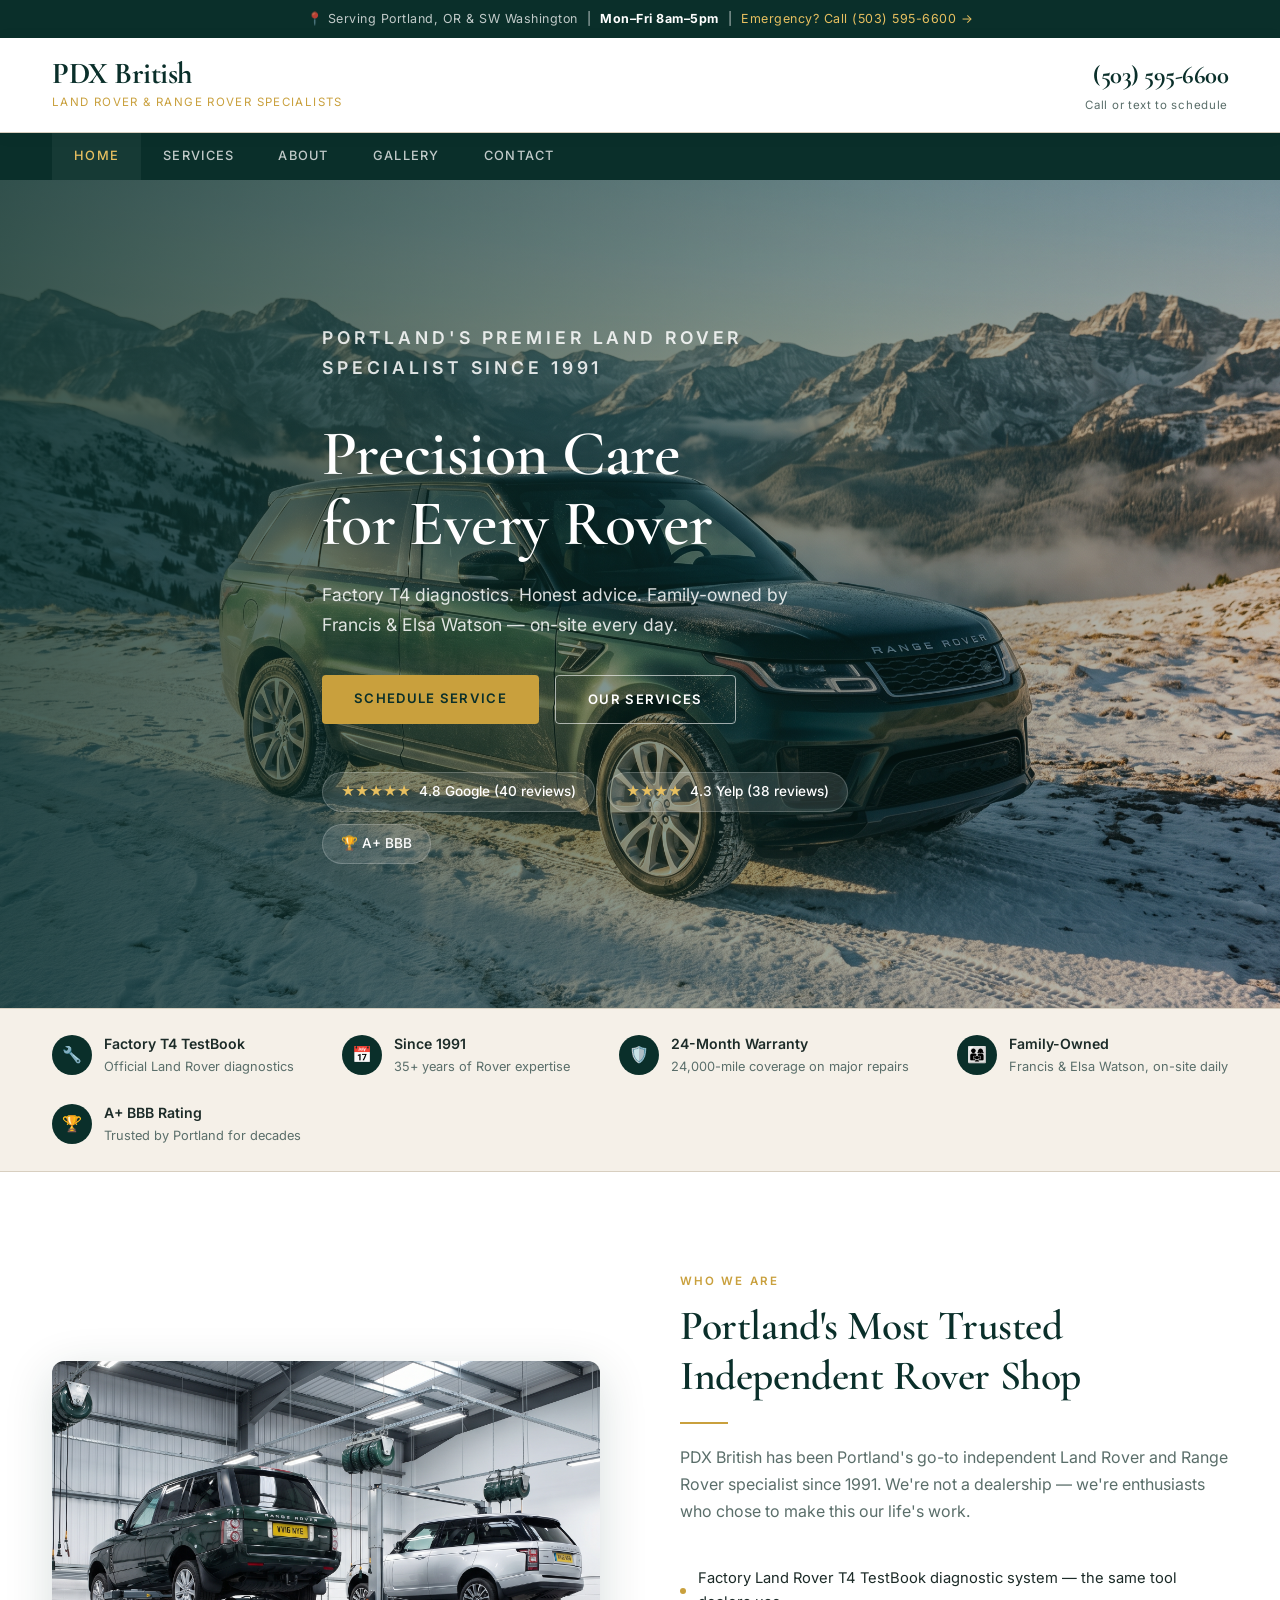
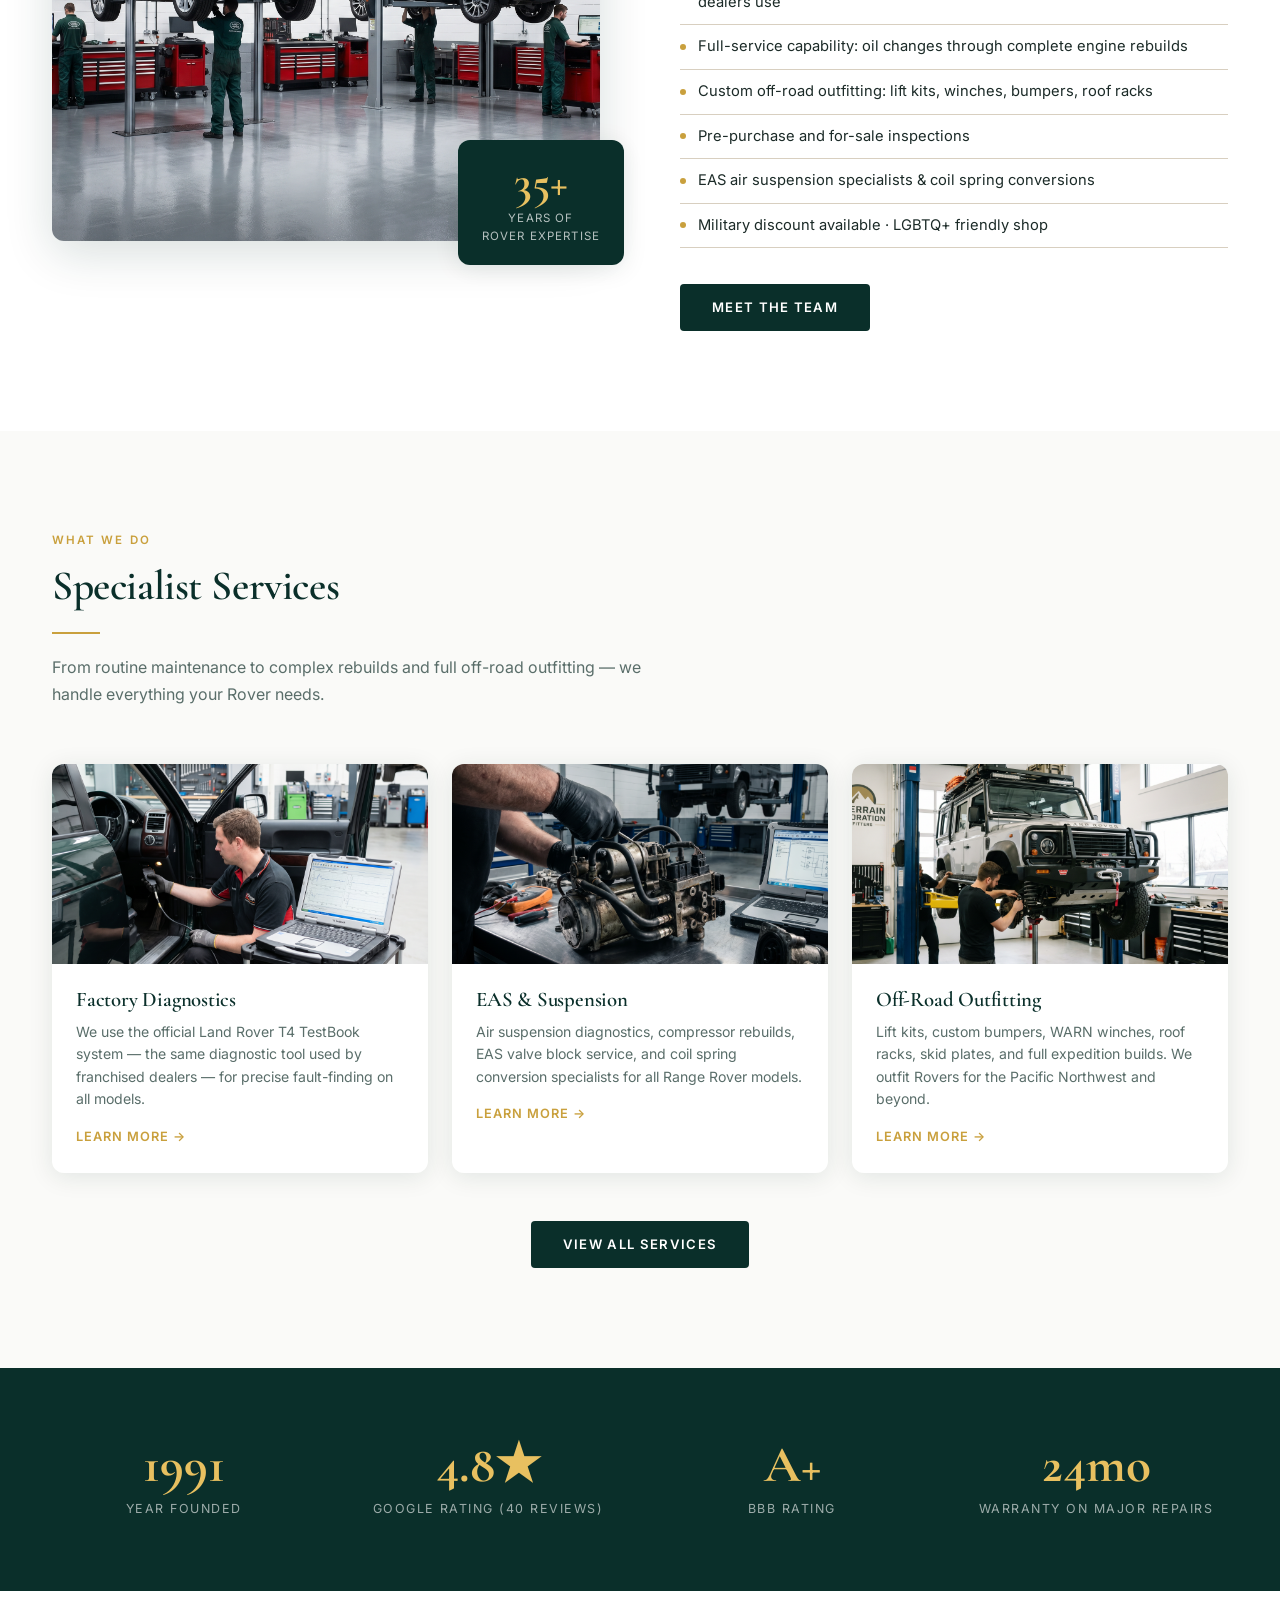
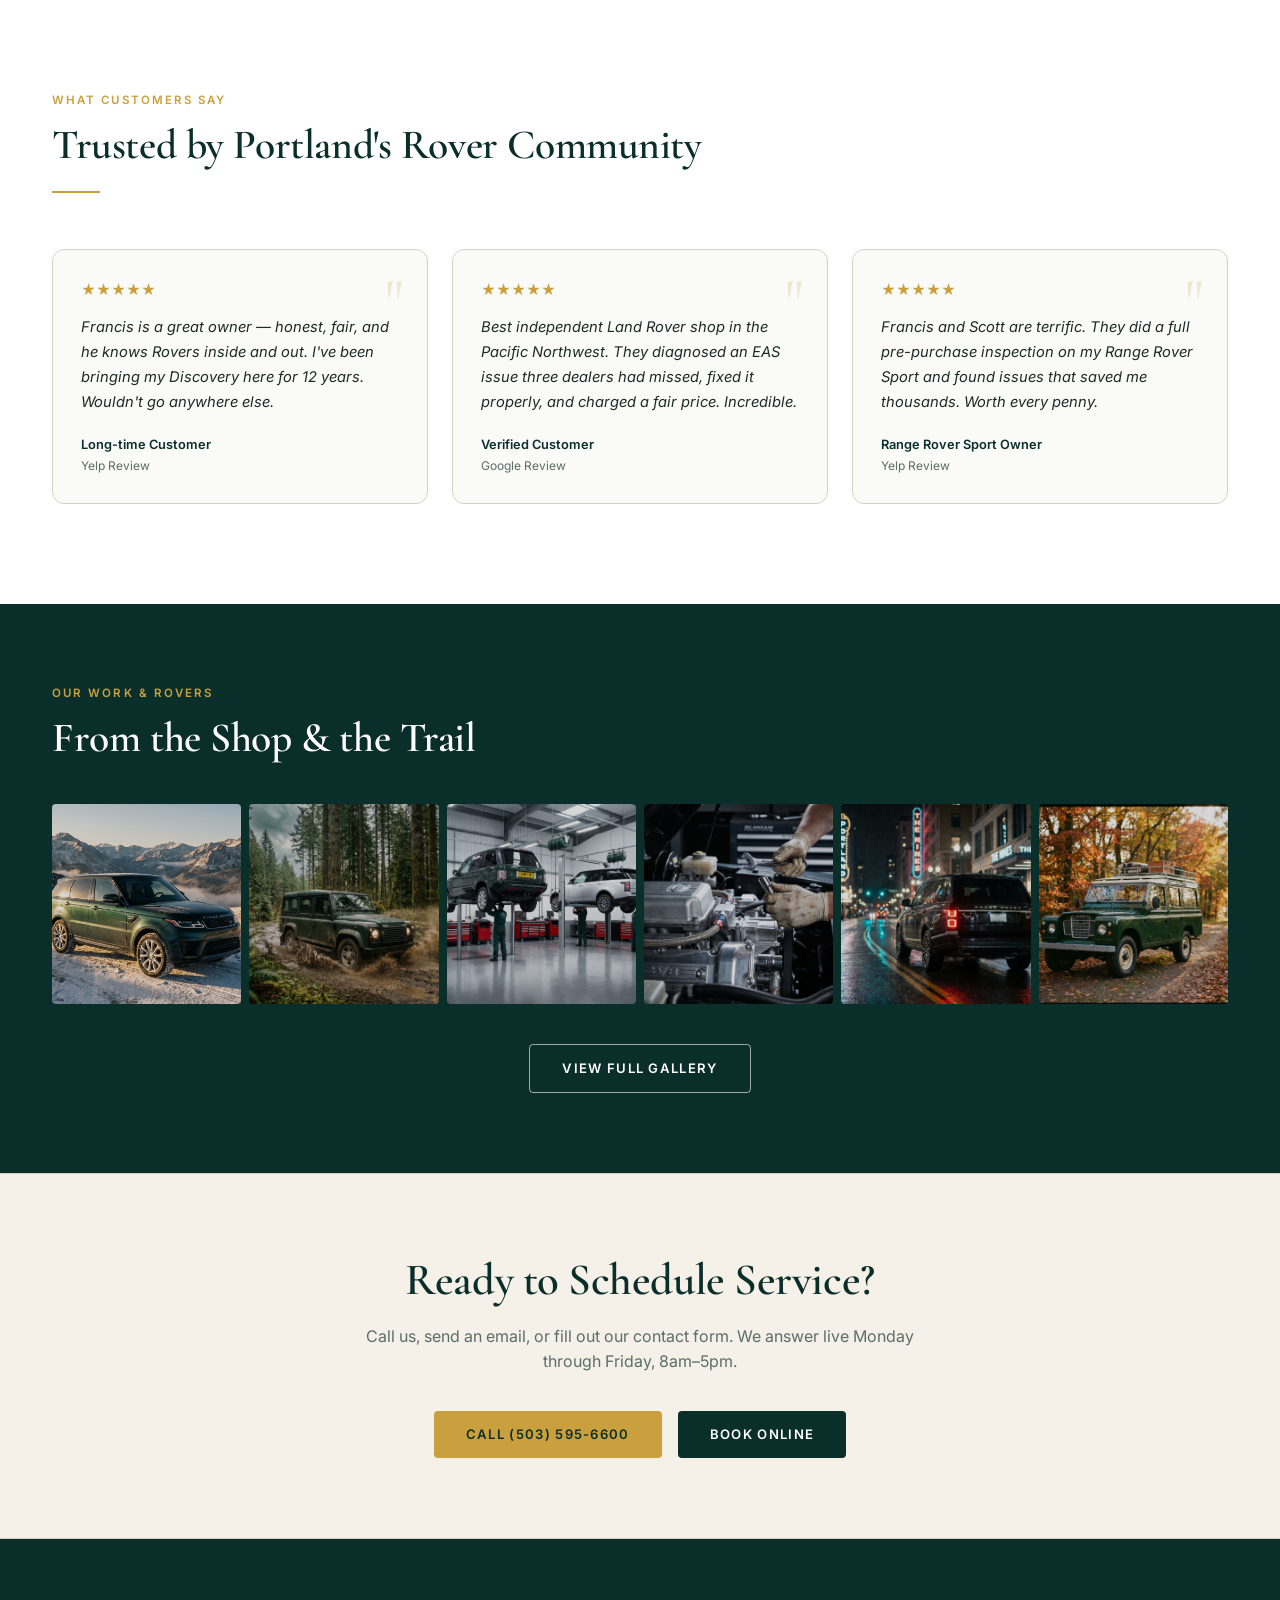
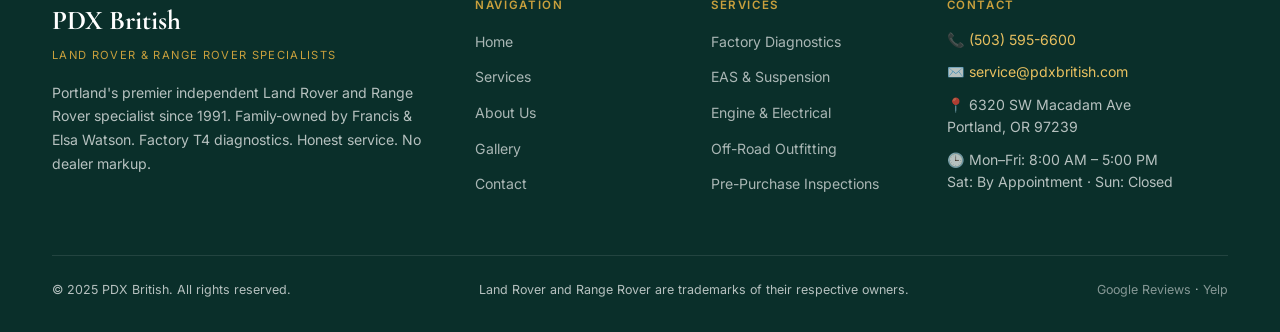
<file: index.html>
<!DOCTYPE html>
<html lang="en">
<head>
  <meta charset="UTF-8">
  <meta name="viewport" content="width=device-width, initial-scale=1.0">
  <title>PDX British | Portland's Land Rover & Range Rover Specialist Since 1991</title>
  <meta name="description" content="PDX British – Portland's premier independent Land Rover and Range Rover specialist since 1991. Factory T4 diagnostics. 4.8★ Google. Family-owned by Francis & Elsa Watson.">
  <link rel="stylesheet" href="shared.css">
  <style>
    /* ── HERO ── */
    .hero {
      position: relative;
      height: 92vh;
      min-height: 580px;
      display: flex;
      align-items: center;
      overflow: hidden;
    }
    .hero-bg {
      position: absolute; inset: 0;
      background: url('images/hero.jpg') center center / cover no-repeat;
    }
    .hero-overlay {
      position: absolute; inset: 0;
      background: linear-gradient(105deg, rgba(10,47,42,0.82) 0%, rgba(10,47,42,0.45) 60%, rgba(0,0,0,0.2) 100%);
    }
    .hero-content {
      position: relative;
      z-index: 2;
      max-width: 700px;
      color: #fff;
      padding: 0 32px;
    }
    .hero-eyebrow {
      font-size: 0.72rem;
      letter-spacing: 0.22em;
      text-transform: uppercase;
      color: var(--gold2);
      font-weight: 600;
      margin-bottom: 20px;
    }
    .hero h1 {
      font-size: clamp(2.8rem, 5vw, 4.4rem);
      color: #fff;
      margin-bottom: 20px;
      line-height: 1.1;
    }
    .hero p {
      font-size: 1.1rem;
      color: rgba(255,255,255,0.85);
      max-width: 520px;
      margin-bottom: 36px;
      line-height: 1.7;
    }
    .hero-actions { display: flex; gap: 16px; flex-wrap: wrap; margin-bottom: 48px; }
    .hero-ratings { display: flex; gap: 12px; flex-wrap: wrap; }

    /* ── TRUST BAR ── */
    .trust-bar {
      background: var(--cream);
      border-top: 1px solid var(--border);
      border-bottom: 1px solid var(--border);
      padding: 24px 0;
    }
    .trust-items {
      display: flex;
      justify-content: space-between;
      align-items: center;
      gap: 24px;
      flex-wrap: wrap;
    }
    .trust-item {
      display: flex;
      align-items: center;
      gap: 12px;
      font-size: 0.88rem;
      color: var(--text);
    }
    .trust-icon {
      width: 40px; height: 40px;
      background: var(--green);
      border-radius: 50%;
      display: flex; align-items: center; justify-content: center;
      color: var(--gold);
      font-size: 1rem;
      flex-shrink: 0;
    }
    .trust-item strong { display: block; font-weight: 600; }
    .trust-item span { color: var(--muted); font-size: 0.8rem; }

    /* ── INTRO ── */
    .intro { padding: 100px 0; }
    .intro-grid {
      display: grid;
      grid-template-columns: 1fr 1fr;
      gap: 80px;
      align-items: center;
    }
    .intro-img {
      position: relative;
    }
    .intro-img img {
      border-radius: var(--radius-lg);
      height: 480px;
      object-fit: cover;
      box-shadow: var(--shadow-lg);
    }
    .intro-badge {
      position: absolute;
      bottom: -24px; right: -24px;
      background: var(--green);
      color: #fff;
      padding: 20px 24px;
      border-radius: var(--radius-lg);
      text-align: center;
      box-shadow: var(--shadow);
    }
    .intro-badge .num {
      font-family: 'Cormorant Garamond', serif;
      font-size: 2.8rem;
      font-weight: 700;
      color: var(--gold2);
      line-height: 1;
    }
    .intro-badge .label { font-size: 0.72rem; letter-spacing: 0.1em; text-transform: uppercase; color: rgba(255,255,255,0.7); margin-top: 4px; }
    .intro-text .section-sub { margin-bottom: 32px; }
    .intro-features { list-style: none; margin-bottom: 36px; }
    .intro-features li {
      padding: 10px 0;
      border-bottom: 1px solid var(--border);
      display: flex;
      align-items: center;
      gap: 12px;
      font-size: 0.92rem;
    }
    .intro-features li::before {
      content: '';
      width: 6px; height: 6px;
      background: var(--gold);
      border-radius: 50%;
      flex-shrink: 0;
    }

    /* ── SERVICES PREVIEW ── */
    .services-preview { background: var(--light); padding: 100px 0; }
    .services-grid {
      display: grid;
      grid-template-columns: repeat(3, 1fr);
      gap: 24px;
      margin-top: 56px;
    }
    .svc-card {
      background: #fff;
      border-radius: var(--radius-lg);
      overflow: hidden;
      box-shadow: var(--shadow);
      transition: transform var(--transition), box-shadow var(--transition);
    }
    .svc-card:hover { transform: translateY(-6px); box-shadow: var(--shadow-lg); }
    .svc-card img { height: 200px; object-fit: cover; }
    .svc-card-body { padding: 24px; }
    .svc-card h3 { font-size: 1.3rem; color: var(--green); margin-bottom: 8px; }
    .svc-card p { font-size: 0.88rem; color: var(--muted); line-height: 1.6; }
    .svc-link {
      display: inline-flex;
      align-items: center;
      gap: 6px;
      margin-top: 16px;
      font-size: 0.8rem;
      font-weight: 600;
      letter-spacing: 0.08em;
      text-transform: uppercase;
      color: var(--gold);
    }
    .svc-link:hover { color: var(--green); }
    .services-cta { text-align: center; margin-top: 48px; }

    /* ── STATS BAND ── */
    .stats-band {
      background: var(--green);
      padding: 72px 0;
    }
    .stats-row {
      display: grid;
      grid-template-columns: repeat(4, 1fr);
      gap: 40px;
      text-align: center;
    }
    .stat-num {
      font-family: 'Cormorant Garamond', serif;
      font-size: 3.2rem;
      font-weight: 700;
      color: var(--gold2);
      line-height: 1;
    }
    .stat-label {
      font-size: 0.78rem;
      letter-spacing: 0.12em;
      text-transform: uppercase;
      color: rgba(255,255,255,0.6);
      margin-top: 8px;
    }

    /* ── TESTIMONIALS ── */
    .testimonials { padding: 100px 0; }
    .reviews-grid {
      display: grid;
      grid-template-columns: repeat(3, 1fr);
      gap: 24px;
      margin-top: 56px;
    }
    .review-card {
      background: var(--light);
      border: 1px solid var(--border);
      border-radius: var(--radius-lg);
      padding: 28px;
      position: relative;
    }
    .review-stars { color: var(--gold); font-size: 0.9rem; margin-bottom: 14px; }
    .review-text { font-size: 0.92rem; color: var(--text); line-height: 1.7; font-style: italic; margin-bottom: 20px; }
    .review-author { font-size: 0.8rem; font-weight: 600; color: var(--green); }
    .review-source { font-size: 0.75rem; color: var(--muted); }
    .review-quote {
      position: absolute;
      top: 20px; right: 24px;
      font-family: 'Cormorant Garamond', serif;
      font-size: 4rem;
      color: var(--gold);
      opacity: 0.2;
      line-height: 1;
    }

    /* ── GALLERY STRIP ── */
    .gallery-strip { background: var(--green); padding: 80px 0; }
    .gallery-strip-header { color: #fff; margin-bottom: 40px; }
    .gallery-strip-header .section-title { color: #fff; }
    .gallery-strip-grid {
      display: grid;
      grid-template-columns: repeat(6, 1fr);
      gap: 8px;
    }
    .gallery-strip-grid img {
      height: 200px;
      object-fit: cover;
      border-radius: var(--radius);
      transition: transform var(--transition), filter var(--transition);
      cursor: pointer;
      filter: brightness(0.85);
    }
    .gallery-strip-grid img:hover { transform: scale(1.03); filter: brightness(1); }
    .gallery-cta { text-align: center; margin-top: 32px; }

    /* ── CTA BAND ── */
    .cta-band {
      background: var(--cream);
      border-top: 1px solid var(--border);
      border-bottom: 1px solid var(--border);
      padding: 80px 0;
      text-align: center;
    }
    .cta-band h2 { font-size: 2.8rem; color: var(--green); margin-bottom: 16px; }
    .cta-band p { font-size: 1rem; color: var(--muted); max-width: 560px; margin: 0 auto 36px; }
    .cta-actions { display: flex; gap: 16px; justify-content: center; flex-wrap: wrap; }

    /* ── RESPONSIVE ── */
    @media (max-width: 960px) {
      .intro-grid { grid-template-columns: 1fr; gap: 48px; }
      .intro-img img { height: 340px; }
      .intro-badge { bottom: -16px; right: 16px; }
      .services-grid { grid-template-columns: 1fr 1fr; }
      .stats-row { grid-template-columns: repeat(2, 1fr); gap: 32px; }
      .reviews-grid { grid-template-columns: 1fr; }
      .gallery-strip-grid { grid-template-columns: repeat(3, 1fr); }
    }
    @media (max-width: 640px) {
      .hero { height: 100svh; }
      .hero-content { padding: 0 20px; }
      .services-grid { grid-template-columns: 1fr; }
      .gallery-strip-grid { grid-template-columns: repeat(2, 1fr); }
    }
  </style>
</head>
<body>

<!-- TOP BAR -->
<div class="top-bar">
  <div class="container">
    📍 Serving Portland, OR &amp; SW Washington &nbsp;|&nbsp; <strong>Mon–Fri 8am–5pm</strong> &nbsp;|&nbsp; <a href="tel:5035956600">Emergency? Call (503) 595-6600 →</a>
  </div>
</div>

<!-- HEADER -->
<header class="main-header">
  <div class="container header-inner">
    <a href="index.html" class="logo-mark">
      <span class="brand">PDX British</span>
      <span class="sub">Land Rover &amp; Range Rover Specialists</span>
    </a>
    <div class="header-cta">
      <a href="tel:5035956600" class="phone">(503) 595-6600</a>
      <small>Call or text to schedule</small>
    </div>
  </div>
</header>

<!-- NAV -->
<nav class="site-nav">
  <div class="container">
    <ul>
      <li><a href="index.html" class="active">Home</a></li>
      <li><a href="services.html">Services</a></li>
      <li><a href="about.html">About</a></li>
      <li><a href="gallery.html">Gallery</a></li>
      <li><a href="contact.html">Contact</a></li>
    </ul>
  </div>
</nav>

<!-- HERO -->
<section class="hero">
  <div class="hero-bg"></div>
  <div class="hero-overlay"></div>
  <div class="container hero-content fade-up">
    <p class="hero-eyebrow">Portland's Premier Land Rover Specialist Since 1991</p>
    <h1>Precision Care<br>for Every Rover</h1>
    <p>Factory T4 diagnostics. Honest advice. Family-owned by Francis &amp; Elsa Watson — on-site every day.</p>
    <div class="hero-actions">
      <a href="contact.html" class="btn btn-gold">Schedule Service</a>
      <a href="services.html" class="btn btn-outline-white">Our Services</a>
    </div>
    <div class="hero-ratings">
      <div class="rating-pill"><span class="stars">★★★★★</span> 4.8 Google (40 reviews)</div>
      <div class="rating-pill"><span class="stars">★★★★</span> 4.3 Yelp (38 reviews)</div>
      <div class="rating-pill">🏆 A+ BBB</div>
    </div>
  </div>
</section>

<!-- TRUST BAR -->
<div class="trust-bar">
  <div class="container">
    <div class="trust-items">
      <div class="trust-item">
        <div class="trust-icon">🔧</div>
        <div><strong>Factory T4 TestBook</strong><span>Official Land Rover diagnostics</span></div>
      </div>
      <div class="trust-item">
        <div class="trust-icon">📅</div>
        <div><strong>Since 1991</strong><span>35+ years of Rover expertise</span></div>
      </div>
      <div class="trust-item">
        <div class="trust-icon">🛡️</div>
        <div><strong>24-Month Warranty</strong><span>24,000-mile coverage on major repairs</span></div>
      </div>
      <div class="trust-item">
        <div class="trust-icon">👨‍👩‍👧</div>
        <div><strong>Family-Owned</strong><span>Francis &amp; Elsa Watson, on-site daily</span></div>
      </div>
      <div class="trust-item">
        <div class="trust-icon">🏆</div>
        <div><strong>A+ BBB Rating</strong><span>Trusted by Portland for decades</span></div>
      </div>
    </div>
  </div>
</div>

<!-- INTRO -->
<section class="intro">
  <div class="container">
    <div class="intro-grid">
      <div class="intro-img fade-up">
        <img src="images/gallery-shop.jpg" alt="PDX British workshop with Range Rovers on lifts">
        <div class="intro-badge">
          <div class="num">35+</div>
          <div class="label">Years of<br>Rover Expertise</div>
        </div>
      </div>
      <div class="intro-text fade-up delay-2">
        <p class="section-label">Who We Are</p>
        <h2 class="section-title">Portland's Most Trusted Independent Rover Shop</h2>
        <div class="gold-rule"></div>
        <p class="section-sub">PDX British has been Portland's go-to independent Land Rover and Range Rover specialist since 1991. We're not a dealership — we're enthusiasts who chose to make this our life's work.</p>
        <ul class="intro-features">
          <li>Factory Land Rover T4 TestBook diagnostic system — the same tool dealers use</li>
          <li>Full-service capability: oil changes through complete engine rebuilds</li>
          <li>Custom off-road outfitting: lift kits, winches, bumpers, roof racks</li>
          <li>Pre-purchase and for-sale inspections</li>
          <li>EAS air suspension specialists &amp; coil spring conversions</li>
          <li>Military discount available · LGBTQ+ friendly shop</li>
        </ul>
        <a href="about.html" class="btn btn-green">Meet the Team</a>
      </div>
    </div>
  </div>
</section>

<!-- SERVICES PREVIEW -->
<section class="services-preview">
  <div class="container">
    <p class="section-label">What We Do</p>
    <h2 class="section-title">Specialist Services</h2>
    <div class="gold-rule"></div>
    <p class="section-sub">From routine maintenance to complex rebuilds and full off-road outfitting — we handle everything your Rover needs.</p>
    <div class="services-grid">
      <div class="svc-card fade-up">
        <img src="images/svc-diagnostics.jpg" alt="T4 TestBook diagnostics">
        <div class="svc-card-body">
          <h3>Factory Diagnostics</h3>
          <p>We use the official Land Rover T4 TestBook system — the same diagnostic tool used by franchised dealers — for precise fault-finding on all models.</p>
          <a href="services.html" class="svc-link">Learn more →</a>
        </div>
      </div>
      <div class="svc-card fade-up delay-1">
        <img src="images/svc-suspension.jpg" alt="EAS air suspension service">
        <div class="svc-card-body">
          <h3>EAS &amp; Suspension</h3>
          <p>Air suspension diagnostics, compressor rebuilds, EAS valve block service, and coil spring conversion specialists for all Range Rover models.</p>
          <a href="services.html" class="svc-link">Learn more →</a>
        </div>
      </div>
      <div class="svc-card fade-up delay-2">
        <img src="images/svc-offroad.jpg" alt="Off-road outfitting">
        <div class="svc-card-body">
          <h3>Off-Road Outfitting</h3>
          <p>Lift kits, custom bumpers, WARN winches, roof racks, skid plates, and full expedition builds. We outfit Rovers for the Pacific Northwest and beyond.</p>
          <a href="services.html" class="svc-link">Learn more →</a>
        </div>
      </div>
    </div>
    <div class="services-cta">
      <a href="services.html" class="btn btn-green">View All Services</a>
    </div>
  </div>
</section>

<!-- STATS BAND -->
<div class="stats-band">
  <div class="container">
    <div class="stats-row">
      <div class="fade-up">
        <div class="stat-num">1991</div>
        <div class="stat-label">Year Founded</div>
      </div>
      <div class="fade-up delay-1">
        <div class="stat-num">4.8★</div>
        <div class="stat-label">Google Rating (40 reviews)</div>
      </div>
      <div class="fade-up delay-2">
        <div class="stat-num">A+</div>
        <div class="stat-label">BBB Rating</div>
      </div>
      <div class="fade-up delay-3">
        <div class="stat-num">24mo</div>
        <div class="stat-label">Warranty on Major Repairs</div>
      </div>
    </div>
  </div>
</div>

<!-- TESTIMONIALS -->
<section class="testimonials">
  <div class="container">
    <p class="section-label">What Customers Say</p>
    <h2 class="section-title">Trusted by Portland's Rover Community</h2>
    <div class="gold-rule"></div>
    <div class="reviews-grid">
      <div class="review-card fade-up">
        <div class="review-quote">"</div>
        <div class="review-stars">★★★★★</div>
        <p class="review-text">Francis is a great owner — honest, fair, and he knows Rovers inside and out. I've been bringing my Discovery here for 12 years. Wouldn't go anywhere else.</p>
        <div class="review-author">Long-time Customer</div>
        <div class="review-source">Yelp Review</div>
      </div>
      <div class="review-card fade-up delay-1">
        <div class="review-quote">"</div>
        <div class="review-stars">★★★★★</div>
        <p class="review-text">Best independent Land Rover shop in the Pacific Northwest. They diagnosed an EAS issue three dealers had missed, fixed it properly, and charged a fair price. Incredible.</p>
        <div class="review-author">Verified Customer</div>
        <div class="review-source">Google Review</div>
      </div>
      <div class="review-card fade-up delay-2">
        <div class="review-quote">"</div>
        <div class="review-stars">★★★★★</div>
        <p class="review-text">Francis and Scott are terrific. They did a full pre-purchase inspection on my Range Rover Sport and found issues that saved me thousands. Worth every penny.</p>
        <div class="review-author">Range Rover Sport Owner</div>
        <div class="review-source">Yelp Review</div>
      </div>
    </div>
  </div>
</section>

<!-- GALLERY STRIP -->
<section class="gallery-strip">
  <div class="container">
    <div class="gallery-strip-header">
      <p class="section-label" style="color:var(--gold);">Our Work &amp; Rovers</p>
      <h2 class="section-title">From the Shop &amp; the Trail</h2>
    </div>
    <div class="gallery-strip-grid">
      <img src="images/hero.jpg" alt="Range Rover in mountains">
      <img src="images/gallery-offroad.jpg" alt="Defender off-road">
      <img src="images/gallery-shop.jpg" alt="PDX British workshop">
      <img src="images/gallery-engine.jpg" alt="Engine repair">
      <img src="images/gallery-luxury.jpg" alt="Range Rover Portland">
      <img src="images/gallery-classic.jpg" alt="Classic Land Rover">
    </div>
    <div class="gallery-cta">
      <a href="gallery.html" class="btn btn-outline-white" style="margin-top:8px;">View Full Gallery</a>
    </div>
  </div>
</section>

<!-- CTA BAND -->
<section class="cta-band">
  <div class="container">
    <h2>Ready to Schedule Service?</h2>
    <p>Call us, send an email, or fill out our contact form. We answer live Monday through Friday, 8am–5pm.</p>
    <div class="cta-actions">
      <a href="tel:5035956600" class="btn btn-gold">Call (503) 595-6600</a>
      <a href="contact.html" class="btn btn-green">Book Online</a>
    </div>
  </div>
</section>

<!-- FOOTER -->
<footer>
  <div class="container">
    <div class="footer-grid">
      <div class="footer-brand">
        <div class="brand">PDX British</div>
        <div class="sub">Land Rover &amp; Range Rover Specialists</div>
        <p>Portland's premier independent Land Rover and Range Rover specialist since 1991. Family-owned by Francis &amp; Elsa Watson. Factory T4 diagnostics. Honest service. No dealer markup.</p>
      </div>
      <div>
        <h4>Navigation</h4>
        <ul>
          <li><a href="index.html">Home</a></li>
          <li><a href="services.html">Services</a></li>
          <li><a href="about.html">About Us</a></li>
          <li><a href="gallery.html">Gallery</a></li>
          <li><a href="contact.html">Contact</a></li>
        </ul>
      </div>
      <div>
        <h4>Services</h4>
        <ul>
          <li><a href="services.html">Factory Diagnostics</a></li>
          <li><a href="services.html">EAS &amp; Suspension</a></li>
          <li><a href="services.html">Engine &amp; Electrical</a></li>
          <li><a href="services.html">Off-Road Outfitting</a></li>
          <li><a href="services.html">Pre-Purchase Inspections</a></li>
        </ul>
      </div>
      <div class="footer-contact">
        <h4>Contact</h4>
        <p>📞 <a href="tel:5035956600">(503) 595-6600</a></p>
        <p>✉️ <a href="mailto:service@pdxbritish.com">service@pdxbritish.com</a></p>
        <p>📍 6320 SW Macadam Ave<br>Portland, OR 97239</p>
        <p>🕒 Mon–Fri: 8:00 AM – 5:00 PM<br>Sat: By Appointment · Sun: Closed</p>
      </div>
    </div>
    <div class="footer-bottom">
      <span>© 2025 PDX British. All rights reserved.</span>
      <span>Land Rover and Range Rover are trademarks of their respective owners.</span>
      <span><a href="https://www.google.com/maps/place/PDX+British" target="_blank">Google Reviews</a> · <a href="https://www.yelp.com/biz/pdx-british-portland" target="_blank">Yelp</a></span>
    </div>
  </div>
</footer>

</body>
</html>
</file>
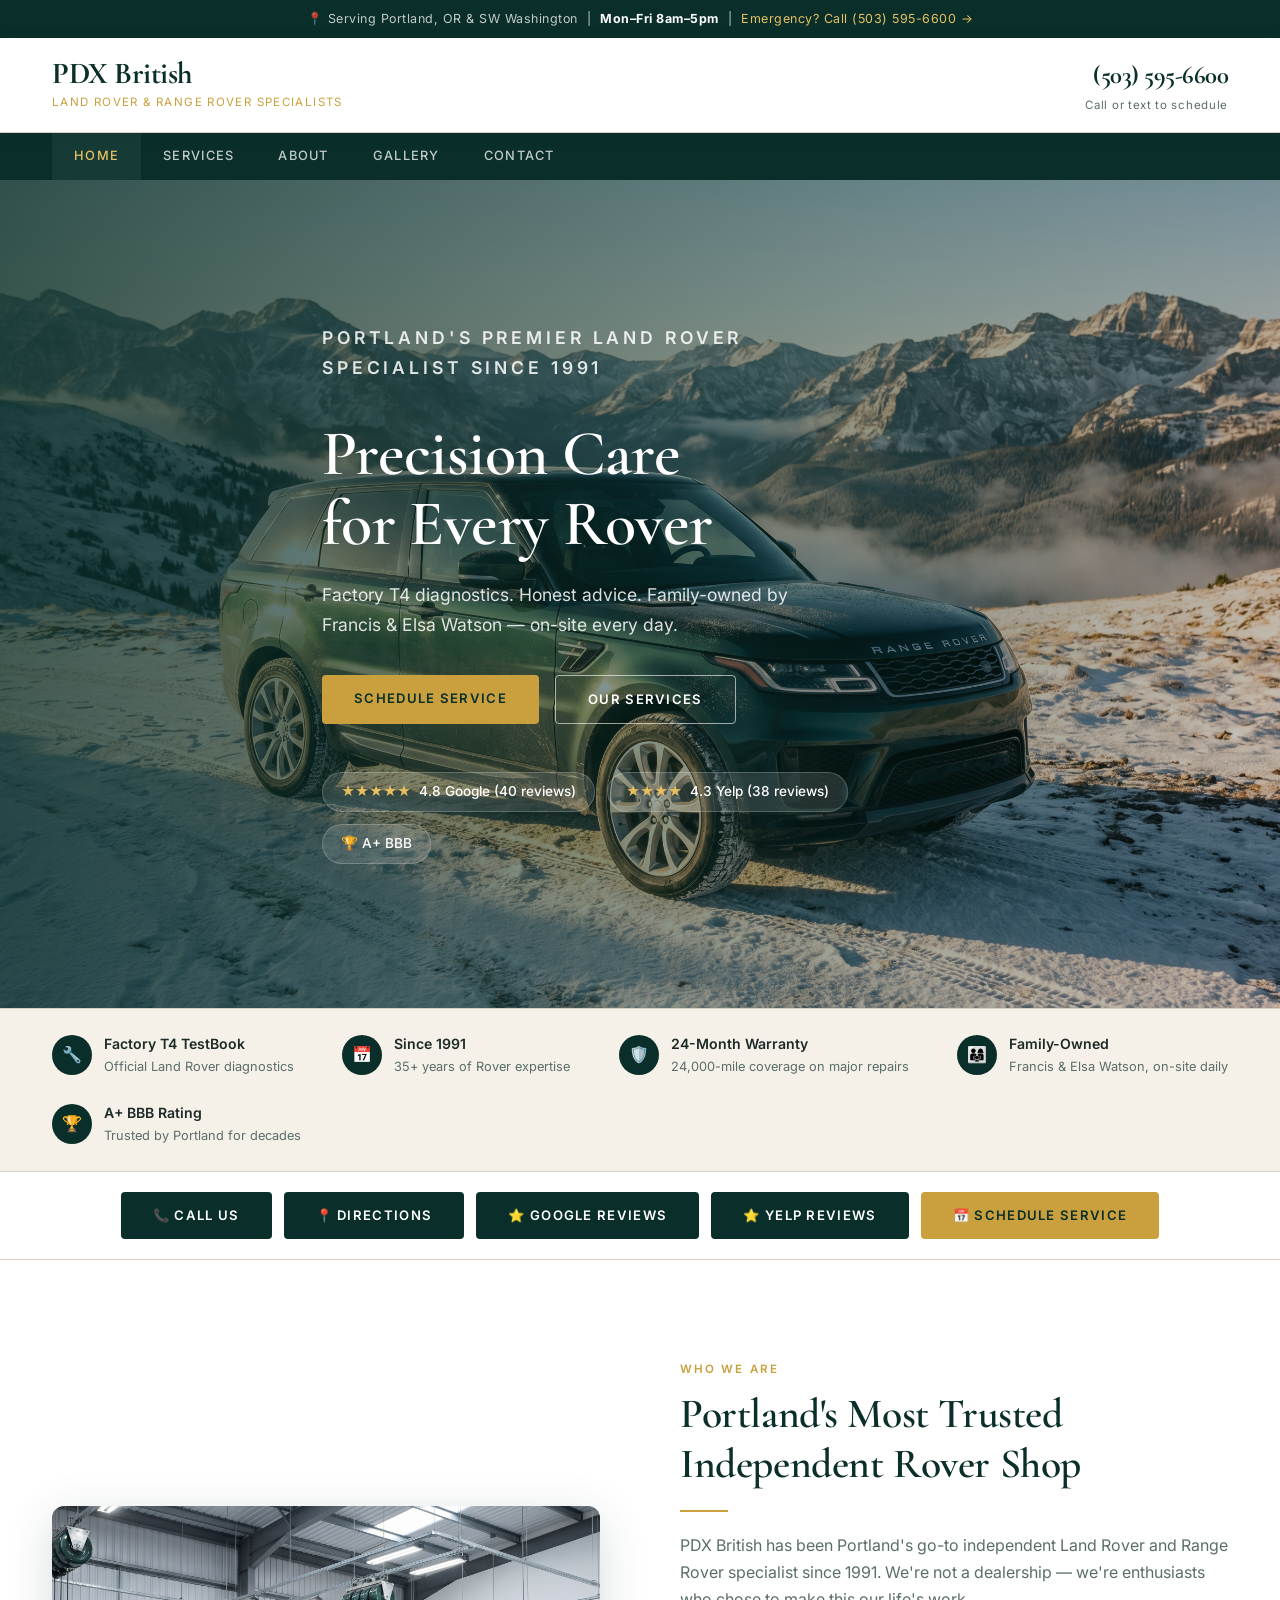
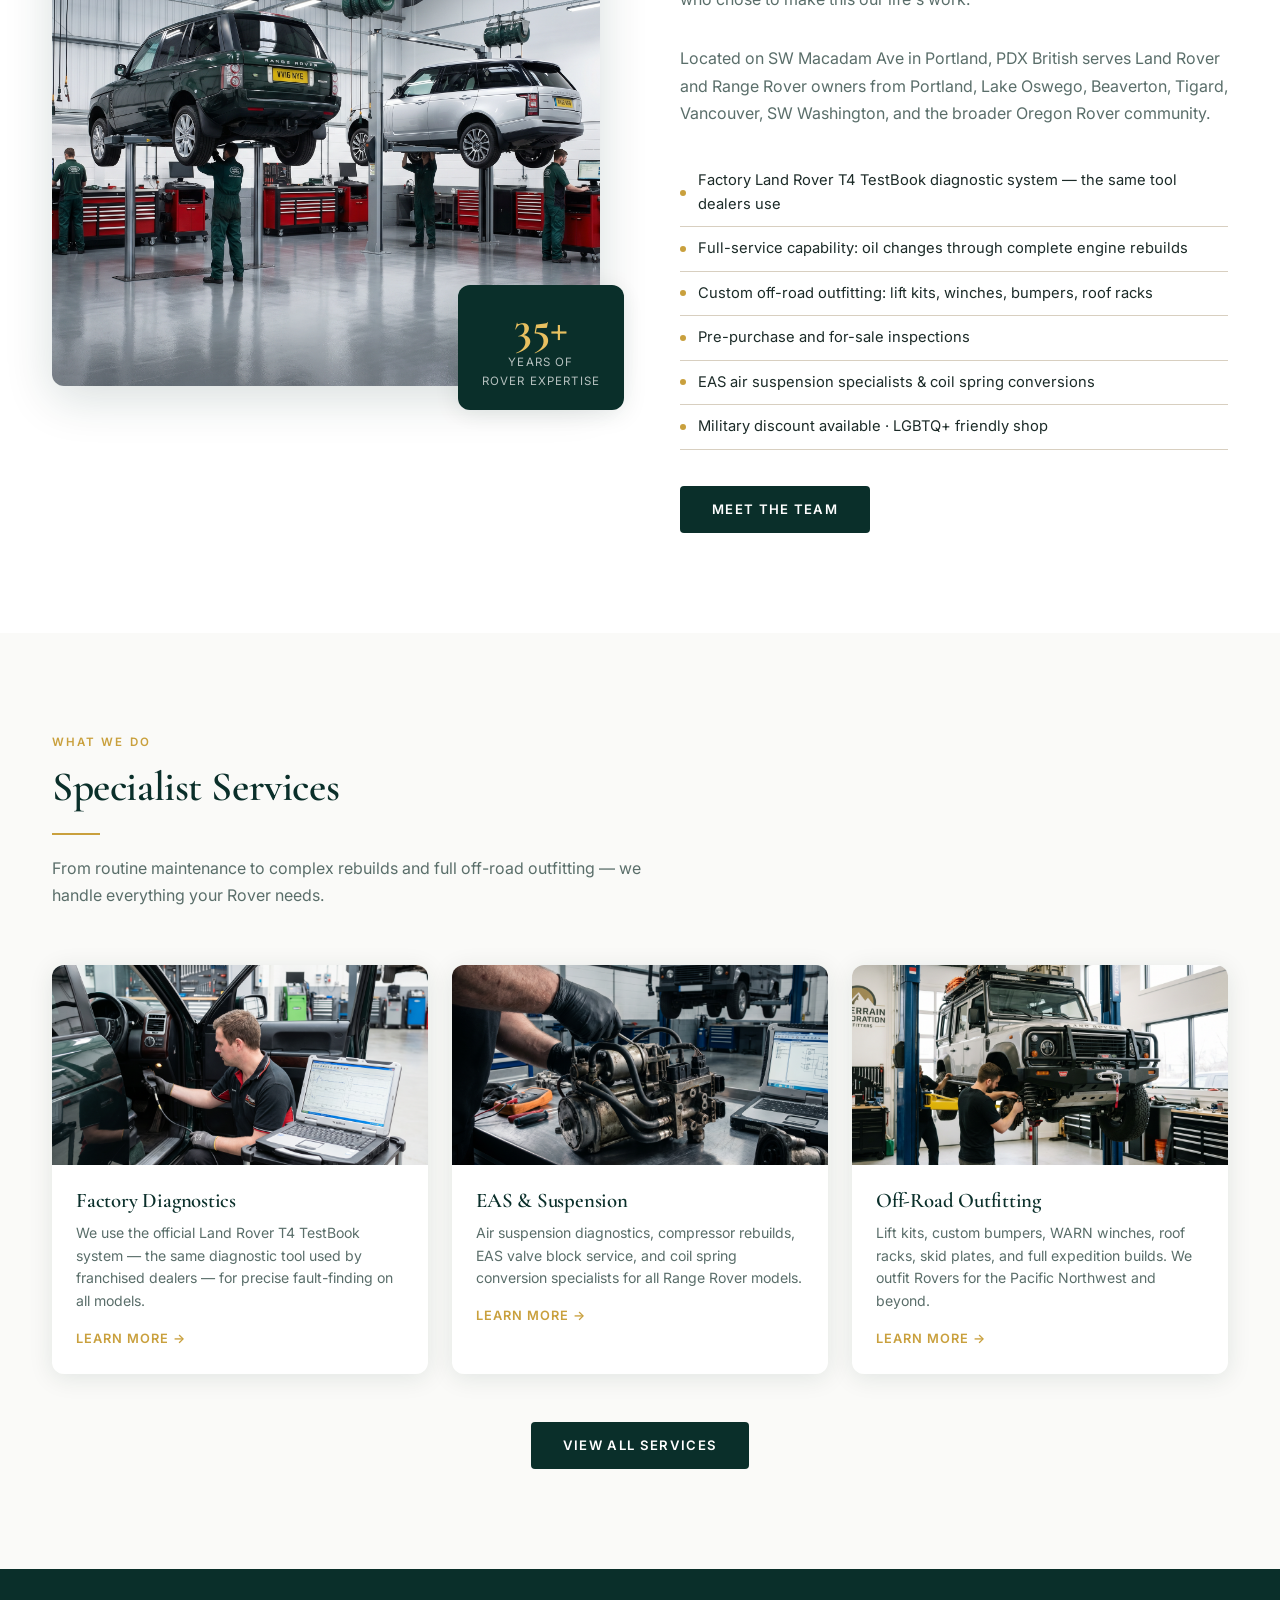
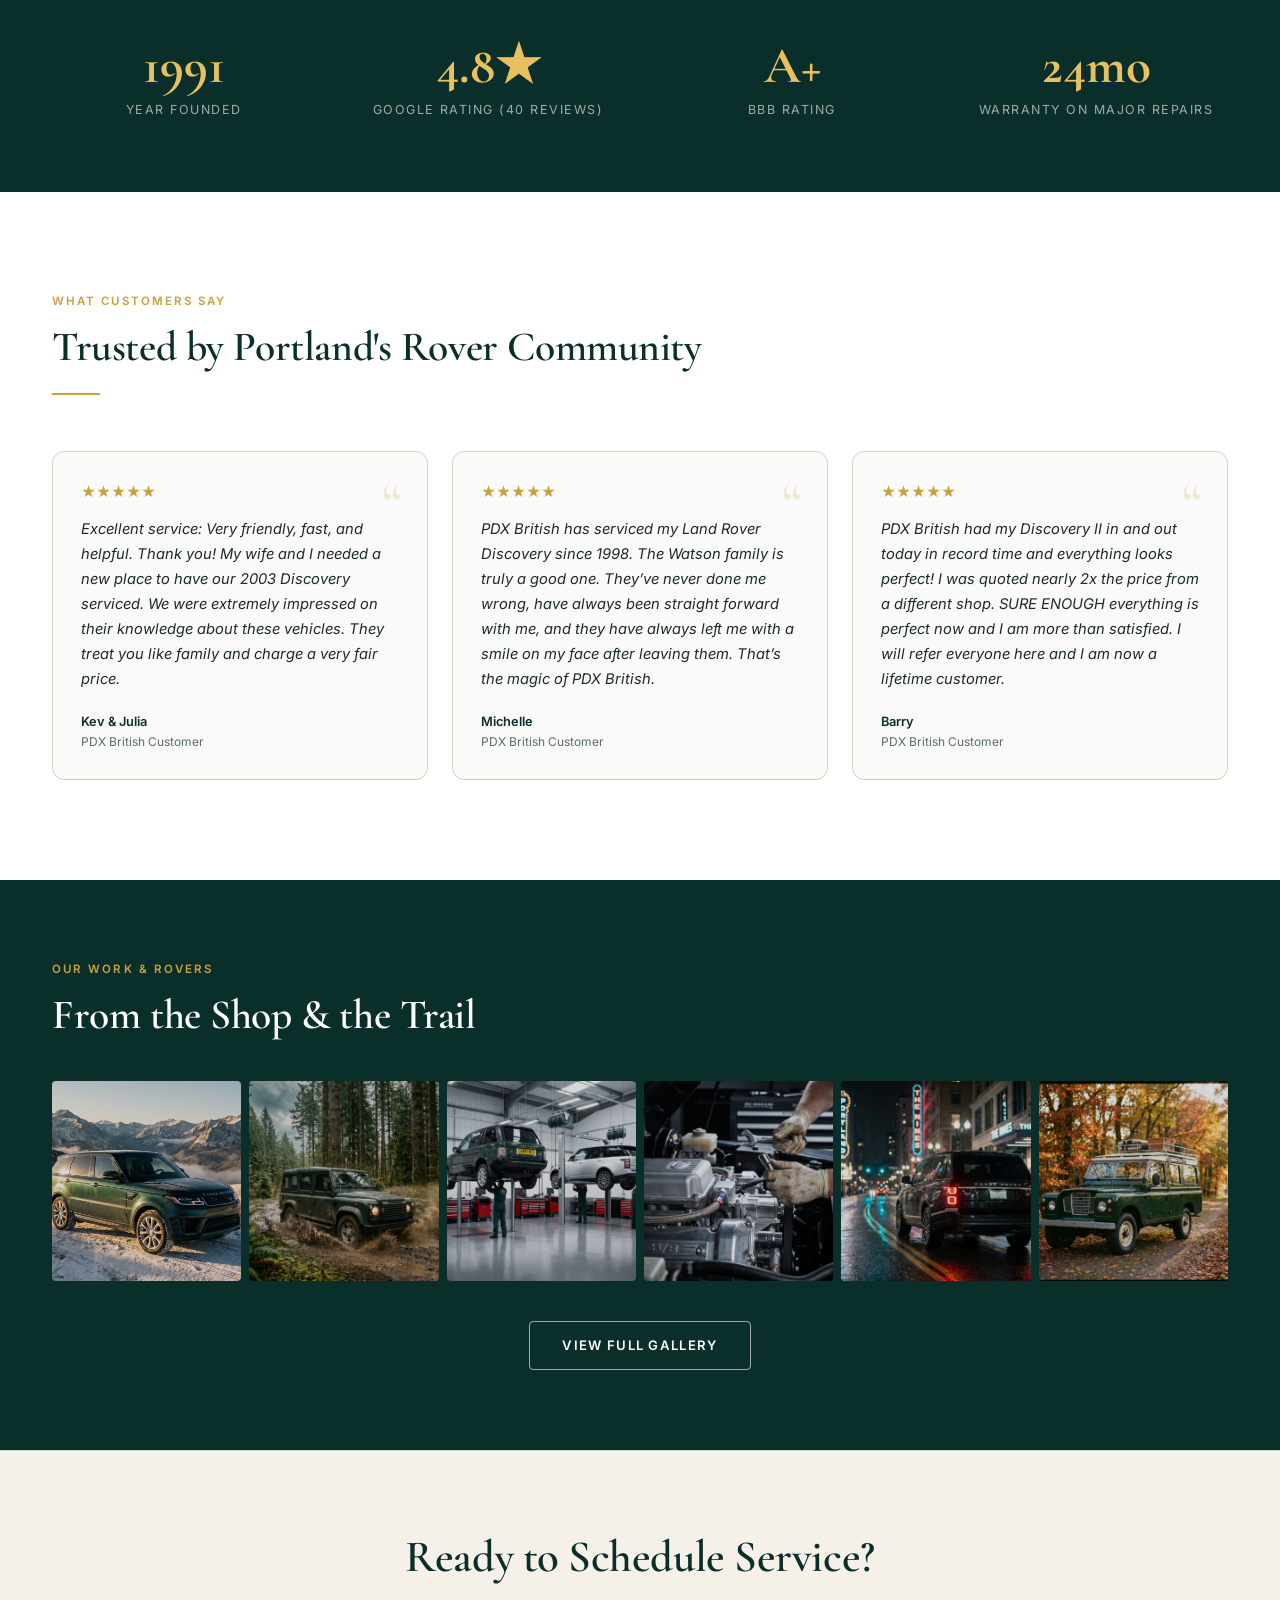
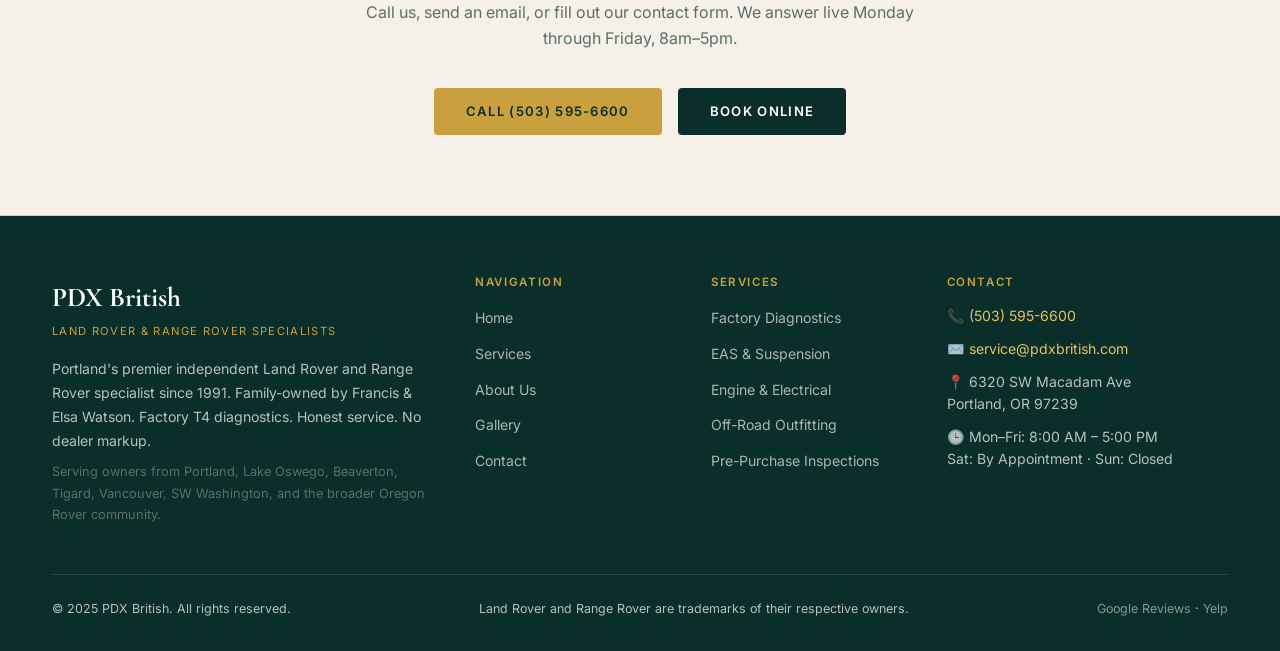
<file: premium_site/index.html>
<!DOCTYPE html>
<html lang="en">
<head>
  <meta charset="UTF-8">
  <meta name="viewport" content="width=device-width, initial-scale=1.0">
  <title>PDX British | Portland's Land Rover & Range Rover Specialist Since 1991</title>
  <meta name="description" content="PDX British – Portland's premier independent Land Rover and Range Rover specialist since 1991. Factory T4 diagnostics. 4.8★ Google. Family-owned by Francis & Elsa Watson.">
  <link rel="stylesheet" href="shared.css">
  <style>
    /* ── HERO ── */
    .hero {
      position: relative;
      height: 92vh;
      min-height: 580px;
      display: flex;
      align-items: center;
      overflow: hidden;
    }
    .hero-bg {
      position: absolute; inset: 0;
      background: url('images/hero.jpg') center center / cover no-repeat;
    }
    .hero-overlay {
      position: absolute; inset: 0;
      background: linear-gradient(105deg, rgba(10,47,42,0.82) 0%, rgba(10,47,42,0.45) 60%, rgba(0,0,0,0.2) 100%);
    }
    .hero-content {
      position: relative;
      z-index: 2;
      max-width: 700px;
      color: #fff;
      padding: 0 32px;
    }
    .hero-eyebrow {
      font-size: 0.72rem;
      letter-spacing: 0.22em;
      text-transform: uppercase;
      color: var(--gold2);
      font-weight: 600;
      margin-bottom: 20px;
    }
    .hero h1 {
      font-size: clamp(2.8rem, 5vw, 4.4rem);
      color: #fff;
      margin-bottom: 20px;
      line-height: 1.1;
    }
    .hero p {
      font-size: 1.1rem;
      color: rgba(255,255,255,0.85);
      max-width: 520px;
      margin-bottom: 36px;
      line-height: 1.7;
    }
    .hero-actions { display: flex; gap: 16px; flex-wrap: wrap; margin-bottom: 48px; }
    .hero-ratings { display: flex; gap: 12px; flex-wrap: wrap; }

    /* ── TRUST BAR ── */
    .trust-bar {
      background: var(--cream);
      border-top: 1px solid var(--border);
      border-bottom: 1px solid var(--border);
      padding: 24px 0;
    }
    .trust-items {
      display: flex;
      justify-content: space-between;
      align-items: center;
      gap: 24px;
      flex-wrap: wrap;
    }
    .trust-item {
      display: flex;
      align-items: center;
      gap: 12px;
      font-size: 0.88rem;
      color: var(--text);
    }
    .trust-icon {
      width: 40px; height: 40px;
      background: var(--green);
      border-radius: 50%;
      display: flex; align-items: center; justify-content: center;
      color: var(--gold);
      font-size: 1rem;
      flex-shrink: 0;
    }
    .trust-item strong { display: block; font-weight: 600; }
    .trust-item span { color: var(--muted); font-size: 0.8rem; }

    /* ── INTRO ── */
    .intro { padding: 100px 0; }
    .intro-grid {
      display: grid;
      grid-template-columns: 1fr 1fr;
      gap: 80px;
      align-items: center;
    }
    .intro-img {
      position: relative;
    }
    .intro-img img {
      border-radius: var(--radius-lg);
      height: 480px;
      object-fit: cover;
      box-shadow: var(--shadow-lg);
    }
    .intro-badge {
      position: absolute;
      bottom: -24px; right: -24px;
      background: var(--green);
      color: #fff;
      padding: 20px 24px;
      border-radius: var(--radius-lg);
      text-align: center;
      box-shadow: var(--shadow);
    }
    .intro-badge .num {
      font-family: 'Cormorant Garamond', serif;
      font-size: 2.8rem;
      font-weight: 700;
      color: var(--gold2);
      line-height: 1;
    }
    .intro-badge .label { font-size: 0.72rem; letter-spacing: 0.1em; text-transform: uppercase; color: rgba(255,255,255,0.7); margin-top: 4px; }
    .intro-text .section-sub { margin-bottom: 32px; }
    .intro-features { list-style: none; margin-bottom: 36px; }
    .intro-features li {
      padding: 10px 0;
      border-bottom: 1px solid var(--border);
      display: flex;
      align-items: center;
      gap: 12px;
      font-size: 0.92rem;
    }
    .intro-features li::before {
      content: '';
      width: 6px; height: 6px;
      background: var(--gold);
      border-radius: 50%;
      flex-shrink: 0;
    }

    /* ── SERVICES PREVIEW ── */
    .services-preview { background: var(--light); padding: 100px 0; }
    .services-grid {
      display: grid;
      grid-template-columns: repeat(3, 1fr);
      gap: 24px;
      margin-top: 56px;
    }
    .svc-card {
      background: #fff;
      border-radius: var(--radius-lg);
      overflow: hidden;
      box-shadow: var(--shadow);
      transition: transform var(--transition), box-shadow var(--transition);
    }
    .svc-card:hover { transform: translateY(-6px); box-shadow: var(--shadow-lg); }
    .svc-card img { height: 200px; object-fit: cover; }
    .svc-card-body { padding: 24px; }
    .svc-card h3 { font-size: 1.3rem; color: var(--green); margin-bottom: 8px; }
    .svc-card p { font-size: 0.88rem; color: var(--muted); line-height: 1.6; }
    .svc-link {
      display: inline-flex;
      align-items: center;
      gap: 6px;
      margin-top: 16px;
      font-size: 0.8rem;
      font-weight: 600;
      letter-spacing: 0.08em;
      text-transform: uppercase;
      color: var(--gold);
    }
    .svc-link:hover { color: var(--green); }
    .services-cta { text-align: center; margin-top: 48px; }

    /* ── STATS BAND ── */
    .stats-band {
      background: var(--green);
      padding: 72px 0;
    }
    .stats-row {
      display: grid;
      grid-template-columns: repeat(4, 1fr);
      gap: 40px;
      text-align: center;
    }
    .stat-num {
      font-family: 'Cormorant Garamond', serif;
      font-size: 3.2rem;
      font-weight: 700;
      color: var(--gold2);
      line-height: 1;
    }
    .stat-label {
      font-size: 0.78rem;
      letter-spacing: 0.12em;
      text-transform: uppercase;
      color: rgba(255,255,255,0.6);
      margin-top: 8px;
    }

    /* ── TESTIMONIALS ── */
    .testimonials { padding: 100px 0; }
    .reviews-grid {
      display: grid;
      grid-template-columns: repeat(3, 1fr);
      gap: 24px;
      margin-top: 56px;
    }
    .review-card {
      background: var(--light);
      border: 1px solid var(--border);
      border-radius: var(--radius-lg);
      padding: 28px;
      position: relative;
    }
    .review-stars { color: var(--gold); font-size: 0.9rem; margin-bottom: 14px; }
    .review-text { font-size: 0.92rem; color: var(--text); line-height: 1.7; font-style: italic; margin-bottom: 20px; }
    .review-author { font-size: 0.8rem; font-weight: 600; color: var(--green); }
    .review-source { font-size: 0.75rem; color: var(--muted); }
    .review-quote {
      position: absolute;
      top: 20px; right: 24px;
      font-family: 'Cormorant Garamond', serif;
      font-size: 4rem;
      color: var(--gold);
      opacity: 0.2;
      line-height: 1;
    }

    /* ── GALLERY STRIP ── */
    .gallery-strip { background: var(--green); padding: 80px 0; }
    .gallery-strip-header { color: #fff; margin-bottom: 40px; }
    .gallery-strip-header .section-title { color: #fff; }
    .gallery-strip-grid {
      display: grid;
      grid-template-columns: repeat(6, 1fr);
      gap: 8px;
    }
    .gallery-strip-grid img {
      height: 200px;
      object-fit: cover;
      border-radius: var(--radius);
      transition: transform var(--transition), filter var(--transition);
      cursor: pointer;
      filter: brightness(0.85);
    }
    .gallery-strip-grid img:hover { transform: scale(1.03); filter: brightness(1); }
    .gallery-cta { text-align: center; margin-top: 32px; }

    /* ── CTA BAND ── */
    .cta-band {
      background: var(--cream);
      border-top: 1px solid var(--border);
      border-bottom: 1px solid var(--border);
      padding: 80px 0;
      text-align: center;
    }
    .cta-band h2 { font-size: 2.8rem; color: var(--green); margin-bottom: 16px; }
    .cta-band p { font-size: 1rem; color: var(--muted); max-width: 560px; margin: 0 auto 36px; }
    .cta-actions { display: flex; gap: 16px; justify-content: center; flex-wrap: wrap; }

    /* ── RESPONSIVE ── */
    @media (max-width: 960px) {
      .intro-grid { grid-template-columns: 1fr; gap: 48px; }
      .intro-img img { height: 340px; }
      .intro-badge { bottom: -16px; right: 16px; }
      .services-grid { grid-template-columns: 1fr 1fr; }
      .stats-row { grid-template-columns: repeat(2, 1fr); gap: 32px; }
      .reviews-grid { grid-template-columns: 1fr; }
      .gallery-strip-grid { grid-template-columns: repeat(3, 1fr); }
    }
    @media (max-width: 640px) {
      .hero { height: 100svh; }
      .hero-content { padding: 0 20px; }
      .services-grid { grid-template-columns: 1fr; }
      .gallery-strip-grid { grid-template-columns: repeat(2, 1fr); }
    }
  </style>
</head>
<body>

<!-- TOP BAR -->
<div class="top-bar">
  <div class="container">
    📍 Serving Portland, OR &amp; SW Washington &nbsp;|&nbsp; <strong>Mon–Fri 8am–5pm</strong> &nbsp;|&nbsp; <a href="tel:5035956600">Emergency? Call (503) 595-6600 →</a>
  </div>
</div>

<!-- HEADER -->
<header class="main-header">
  <div class="container header-inner">
    <a href="index.html" class="logo-mark">
      <span class="brand">PDX British</span>
      <span class="sub">Land Rover &amp; Range Rover Specialists</span>
    </a>
    <div class="header-cta">
      <a href="tel:5035956600" class="phone">(503) 595-6600</a>
      <small>Call or text to schedule</small>
    </div>
  </div>
</header>

<!-- NAV -->
<nav class="site-nav">
  <div class="container">
    <ul>
      <li><a href="index.html" class="active">Home</a></li>
      <li><a href="services.html">Services</a></li>
      <li><a href="about.html">About</a></li>
      <li><a href="gallery.html">Gallery</a></li>
      <li><a href="contact.html">Contact</a></li>
    </ul>
  </div>
</nav>

<!-- HERO -->
<section class="hero">
  <div class="hero-bg"></div>
  <div class="hero-overlay"></div>
  <div class="container hero-content fade-up">
    <p class="hero-eyebrow">Portland's Premier Land Rover Specialist Since 1991</p>
    <h1>Precision Care<br>for Every Rover</h1>
    <p>Factory T4 diagnostics. Honest advice. Family-owned by Francis &amp; Elsa Watson — on-site every day.</p>
    <div class="hero-actions">
      <a href="contact.html" class="btn btn-gold">Schedule Service</a>
      <a href="services.html" class="btn btn-outline-white">Our Services</a>
    </div>
    <div class="hero-ratings">
      <div class="rating-pill"><span class="stars">★★★★★</span> 4.8 Google (40 reviews)</div>
      <div class="rating-pill"><span class="stars">★★★★</span> 4.3 Yelp (38 reviews)</div>
      <div class="rating-pill">🏆 A+ BBB</div>
    </div>
  </div>
</section>

<!-- TRUST BAR -->
<div class="trust-bar">
  <div class="container">
    <div class="trust-items">
      <div class="trust-item">
        <div class="trust-icon">🔧</div>
        <div><strong>Factory T4 TestBook</strong><span>Official Land Rover diagnostics</span></div>
      </div>
      <div class="trust-item">
        <div class="trust-icon">📅</div>
        <div><strong>Since 1991</strong><span>35+ years of Rover expertise</span></div>
      </div>
      <div class="trust-item">
        <div class="trust-icon">🛡️</div>
        <div><strong>24-Month Warranty</strong><span>24,000-mile coverage on major repairs</span></div>
      </div>
      <div class="trust-item">
        <div class="trust-icon">👨‍👩‍👧</div>
        <div><strong>Family-Owned</strong><span>Francis &amp; Elsa Watson, on-site daily</span></div>
      </div>
      <div class="trust-item">
        <div class="trust-icon">🏆</div>
        <div><strong>A+ BBB Rating</strong><span>Trusted by Portland for decades</span></div>
      </div>
    </div>
  </div>
</div>

<!-- QUICK ACTIONS -->
<div style="background:#fff;border-bottom:1px solid var(--border);padding:20px 0;">
  <div class="container">
    <div style="display:flex;gap:12px;flex-wrap:wrap;justify-content:center;">
      <a href="tel:5035956600" class="btn btn-green" style="display:flex;align-items:center;gap:8px;">📞 Call Us</a>
      <a href="https://www.google.com/maps/dir/?api=1&destination=PDX+British+6320+SW+Macadam+Ave+Portland+OR+97239" target="_blank" rel="noopener noreferrer" class="btn btn-green" style="display:flex;align-items:center;gap:8px;">📍 Directions</a>
      <a href="https://www.google.com/maps/place/PDX+British" target="_blank" rel="noopener noreferrer" class="btn btn-green" style="display:flex;align-items:center;gap:8px;">⭐ Google Reviews</a>
      <a href="https://www.yelp.com/biz/pdx-british-portland" target="_blank" rel="noopener noreferrer" class="btn btn-green" style="display:flex;align-items:center;gap:8px;">⭐ Yelp Reviews</a>
      <a href="contact.html" class="btn btn-gold" style="display:flex;align-items:center;gap:8px;">📅 Schedule Service</a>
    </div>
  </div>
</div>

<!-- INTRO -->
<section class="intro">
  <div class="container">
    <div class="intro-grid">
      <div class="intro-img fade-up">
        <img src="images/gallery-shop.jpg" alt="PDX British workshop with Range Rovers on lifts">
        <div class="intro-badge">
          <div class="num">35+</div>
          <div class="label">Years of<br>Rover Expertise</div>
        </div>
      </div>
      <div class="intro-text fade-up delay-2">
        <p class="section-label">Who We Are</p>
        <h2 class="section-title">Portland's Most Trusted Independent Rover Shop</h2>
        <div class="gold-rule"></div>
        <p class="section-sub">PDX British has been Portland's go-to independent Land Rover and Range Rover specialist since 1991. We're not a dealership — we're enthusiasts who chose to make this our life's work.</p>
        <p class="section-sub">Located on SW Macadam Ave in Portland, PDX British serves Land Rover and Range Rover owners from Portland, Lake Oswego, Beaverton, Tigard, Vancouver, SW Washington, and the broader Oregon Rover community.</p>
        <ul class="intro-features">
          <li>Factory Land Rover T4 TestBook diagnostic system — the same tool dealers use</li>
          <li>Full-service capability: oil changes through complete engine rebuilds</li>
          <li>Custom off-road outfitting: lift kits, winches, bumpers, roof racks</li>
          <li>Pre-purchase and for-sale inspections</li>
          <li>EAS air suspension specialists &amp; coil spring conversions</li>
          <li>Military discount available · LGBTQ+ friendly shop</li>
        </ul>
        <a href="about.html" class="btn btn-green">Meet the Team</a>
      </div>
    </div>
  </div>
</section>

<!-- SERVICES PREVIEW -->
<section class="services-preview">
  <div class="container">
    <p class="section-label">What We Do</p>
    <h2 class="section-title">Specialist Services</h2>
    <div class="gold-rule"></div>
    <p class="section-sub">From routine maintenance to complex rebuilds and full off-road outfitting — we handle everything your Rover needs.</p>
    <div class="services-grid">
      <div class="svc-card fade-up">
        <img src="images/svc-diagnostics.jpg" alt="T4 TestBook diagnostics">
        <div class="svc-card-body">
          <h3>Factory Diagnostics</h3>
          <p>We use the official Land Rover T4 TestBook system — the same diagnostic tool used by franchised dealers — for precise fault-finding on all models.</p>
          <a href="services.html" class="svc-link">Learn more →</a>
        </div>
      </div>
      <div class="svc-card fade-up delay-1">
        <img src="images/svc-suspension.jpg" alt="EAS air suspension service">
        <div class="svc-card-body">
          <h3>EAS &amp; Suspension</h3>
          <p>Air suspension diagnostics, compressor rebuilds, EAS valve block service, and coil spring conversion specialists for all Range Rover models.</p>
          <a href="services.html" class="svc-link">Learn more →</a>
        </div>
      </div>
      <div class="svc-card fade-up delay-2">
        <img src="images/svc-offroad.jpg" alt="Off-road outfitting">
        <div class="svc-card-body">
          <h3>Off-Road Outfitting</h3>
          <p>Lift kits, custom bumpers, WARN winches, roof racks, skid plates, and full expedition builds. We outfit Rovers for the Pacific Northwest and beyond.</p>
          <a href="services.html" class="svc-link">Learn more →</a>
        </div>
      </div>
    </div>
    <div class="services-cta">
      <a href="services.html" class="btn btn-green">View All Services</a>
    </div>
  </div>
</section>

<!-- STATS BAND -->
<div class="stats-band">
  <div class="container">
    <div class="stats-row">
      <div class="fade-up">
        <div class="stat-num">1991</div>
        <div class="stat-label">Year Founded</div>
      </div>
      <div class="fade-up delay-1">
        <div class="stat-num">4.8★</div>
        <div class="stat-label">Google Rating (40 reviews)</div>
      </div>
      <div class="fade-up delay-2">
        <div class="stat-num">A+</div>
        <div class="stat-label">BBB Rating</div>
      </div>
      <div class="fade-up delay-3">
        <div class="stat-num">24mo</div>
        <div class="stat-label">Warranty on Major Repairs</div>
      </div>
    </div>
  </div>
</div>

<!-- TESTIMONIALS -->
<section class="testimonials">
  <div class="container">
    <p class="section-label">What Customers Say</p>
    <h2 class="section-title">Trusted by Portland's Rover Community</h2>
    <div class="gold-rule"></div>
    <div class="reviews-grid">
      <div class="review-card fade-up">
        <div class="review-quote">“</div>
        <div class="review-stars">★★★★★</div>
        <p class="review-text">Excellent service: Very friendly, fast, and helpful. Thank you! My wife and I needed a new place to have our 2003 Discovery serviced. We were extremely impressed on their knowledge about these vehicles. They treat you like family and charge a very fair price.</p>
        <div class="review-author">Kev &amp; Julia</div>
        <div class="review-source">PDX British Customer</div>
      </div>
      <div class="review-card fade-up delay-1">
        <div class="review-quote">“</div>
        <div class="review-stars">★★★★★</div>
        <p class="review-text">PDX British has serviced my Land Rover Discovery since 1998. The Watson family is truly a good one. They’ve never done me wrong, have always been straight forward with me, and they have always left me with a smile on my face after leaving them. That’s the magic of PDX British.</p>
        <div class="review-author">Michelle</div>
        <div class="review-source">PDX British Customer</div>
      </div>
      <div class="review-card fade-up delay-2">
        <div class="review-quote">“</div>
        <div class="review-stars">★★★★★</div>
        <p class="review-text">PDX British had my Discovery II in and out today in record time and everything looks perfect! I was quoted nearly 2x the price from a different shop. SURE ENOUGH everything is perfect now and I am more than satisfied. I will refer everyone here and I am now a lifetime customer.</p>
        <div class="review-author">Barry</div>
        <div class="review-source">PDX British Customer</div>
      </div>
    </div>
  </div>
</section>

<!-- GALLERY STRIP -->
<section class="gallery-strip">
  <div class="container">
    <div class="gallery-strip-header">
      <p class="section-label" style="color:var(--gold);">Our Work &amp; Rovers</p>
      <h2 class="section-title">From the Shop &amp; the Trail</h2>
    </div>
    <div class="gallery-strip-grid">
      <img src="images/hero.jpg" alt="Range Rover in mountains">
      <img src="images/gallery-offroad.jpg" alt="Defender off-road">
      <img src="images/gallery-shop.jpg" alt="PDX British workshop">
      <img src="images/gallery-engine.jpg" alt="Engine repair">
      <img src="images/gallery-luxury.jpg" alt="Range Rover Portland">
      <img src="images/gallery-classic.jpg" alt="Classic Land Rover">
    </div>
    <div class="gallery-cta">
      <a href="gallery.html" class="btn btn-outline-white" style="margin-top:8px;">View Full Gallery</a>
    </div>
  </div>
</section>

<!-- CTA BAND -->
<section class="cta-band">
  <div class="container">
    <h2>Ready to Schedule Service?</h2>
    <p>Call us, send an email, or fill out our contact form. We answer live Monday through Friday, 8am–5pm.</p>
    <div class="cta-actions">
      <a href="tel:5035956600" class="btn btn-gold">Call (503) 595-6600</a>
      <a href="contact.html" class="btn btn-green">Book Online</a>
    </div>
  </div>
</section>

<!-- FOOTER -->
<footer>
  <div class="container">
    <div class="footer-grid">
      <div class="footer-brand">
        <div class="brand">PDX British</div>
        <div class="sub">Land Rover &amp; Range Rover Specialists</div>
        <p>Portland's premier independent Land Rover and Range Rover specialist since 1991. Family-owned by Francis &amp; Elsa Watson. Factory T4 diagnostics. Honest service. No dealer markup.</p>
        <p style="font-size:0.8rem;color:var(--muted);margin-top:8px;">Serving owners from Portland, Lake Oswego, Beaverton, Tigard, Vancouver, SW Washington, and the broader Oregon Rover community.</p>
      </div>
      <div>
        <h4>Navigation</h4>
        <ul>
          <li><a href="index.html">Home</a></li>
          <li><a href="services.html">Services</a></li>
          <li><a href="about.html">About Us</a></li>
          <li><a href="gallery.html">Gallery</a></li>
          <li><a href="contact.html">Contact</a></li>
        </ul>
      </div>
      <div>
        <h4>Services</h4>
        <ul>
          <li><a href="services.html">Factory Diagnostics</a></li>
          <li><a href="services.html">EAS &amp; Suspension</a></li>
          <li><a href="services.html">Engine &amp; Electrical</a></li>
          <li><a href="services.html">Off-Road Outfitting</a></li>
          <li><a href="services.html">Pre-Purchase Inspections</a></li>
        </ul>
      </div>
      <div class="footer-contact">
        <h4>Contact</h4>
        <p>📞 <a href="tel:5035956600">(503) 595-6600</a></p>
        <p>✉️ <a href="mailto:service@pdxbritish.com">service@pdxbritish.com</a></p>
        <p>📍 6320 SW Macadam Ave<br>Portland, OR 97239</p>
        <p>🕒 Mon–Fri: 8:00 AM – 5:00 PM<br>Sat: By Appointment · Sun: Closed</p>
      </div>
    </div>
    <div class="footer-bottom">
      <span>© 2025 PDX British. All rights reserved.</span>
      <span>Land Rover and Range Rover are trademarks of their respective owners.</span>
      <span><a href="https://www.google.com/maps/place/PDX+British" target="_blank" rel="noopener noreferrer">Google Reviews</a> · <a href="https://www.yelp.com/biz/pdx-british-portland" target="_blank" rel="noopener noreferrer">Yelp</a></span>
    </div>
  </div>
</footer>

</body>
</html>
</file>
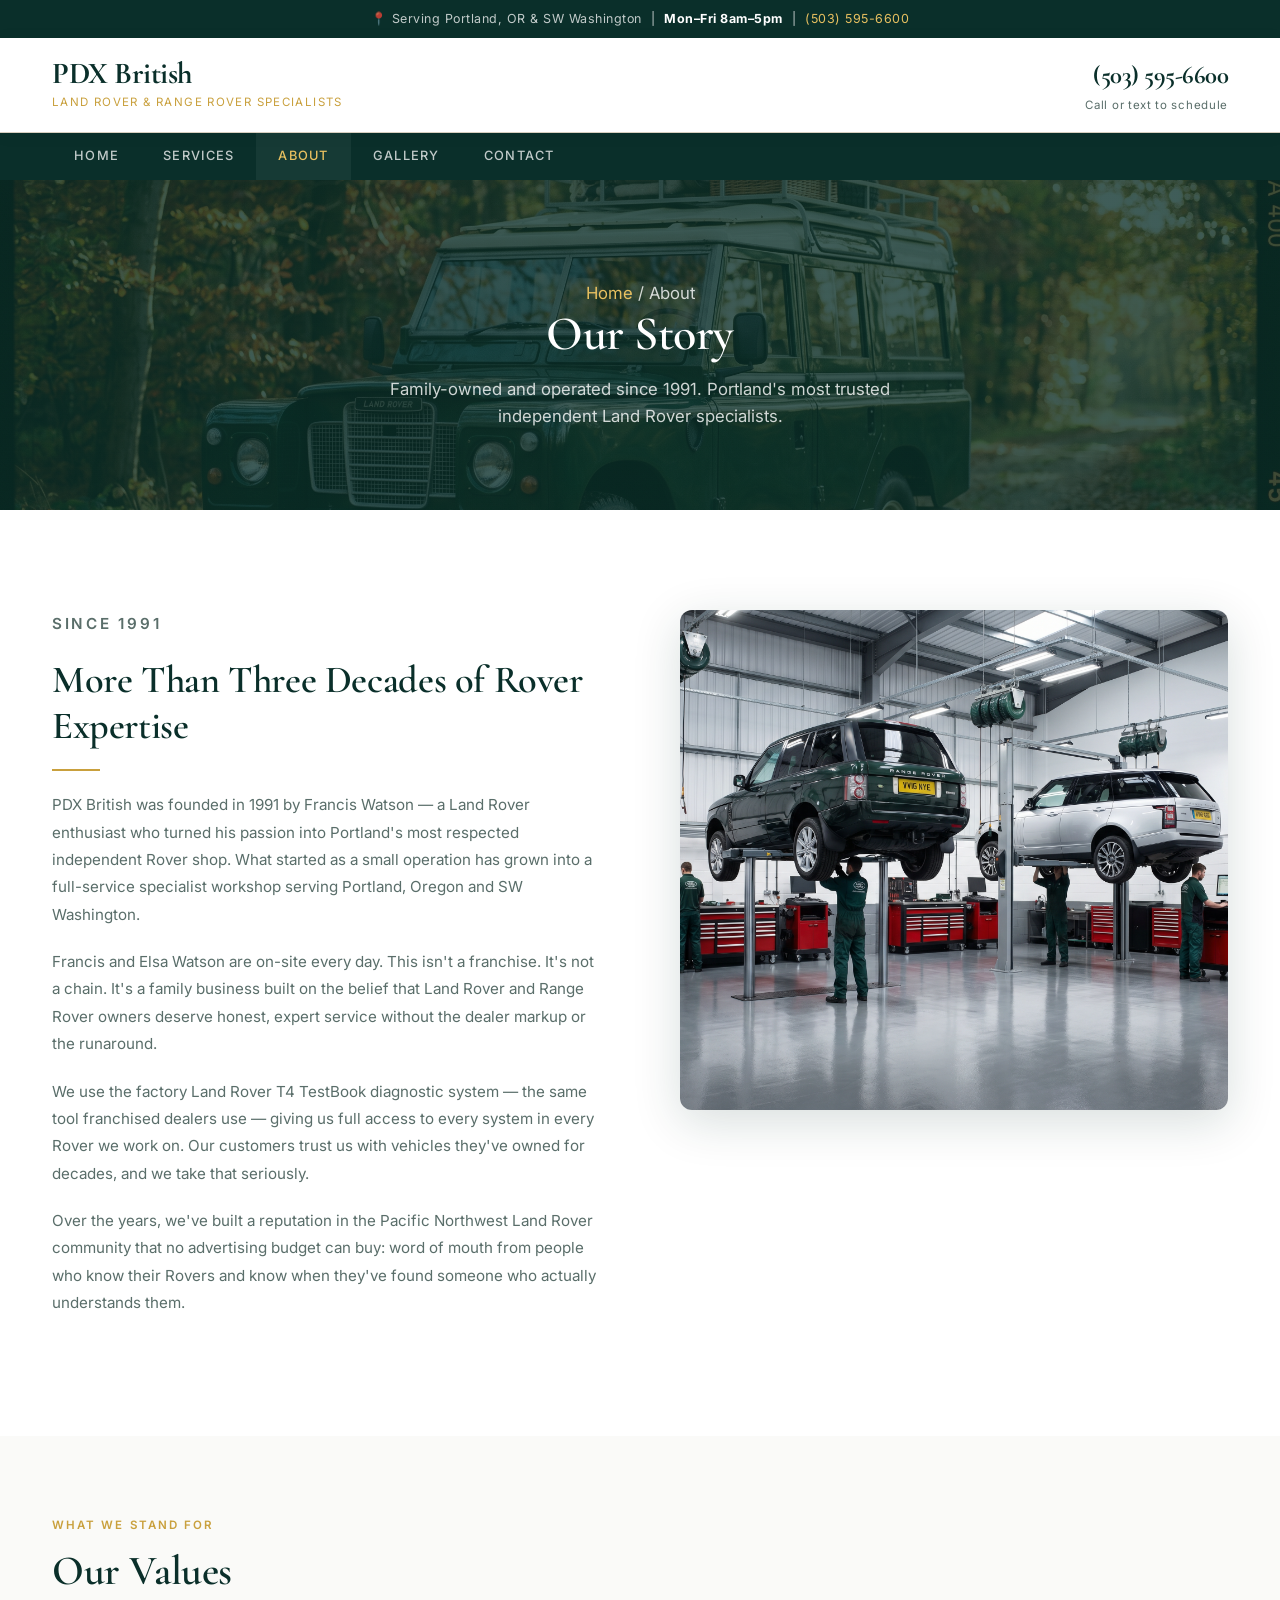
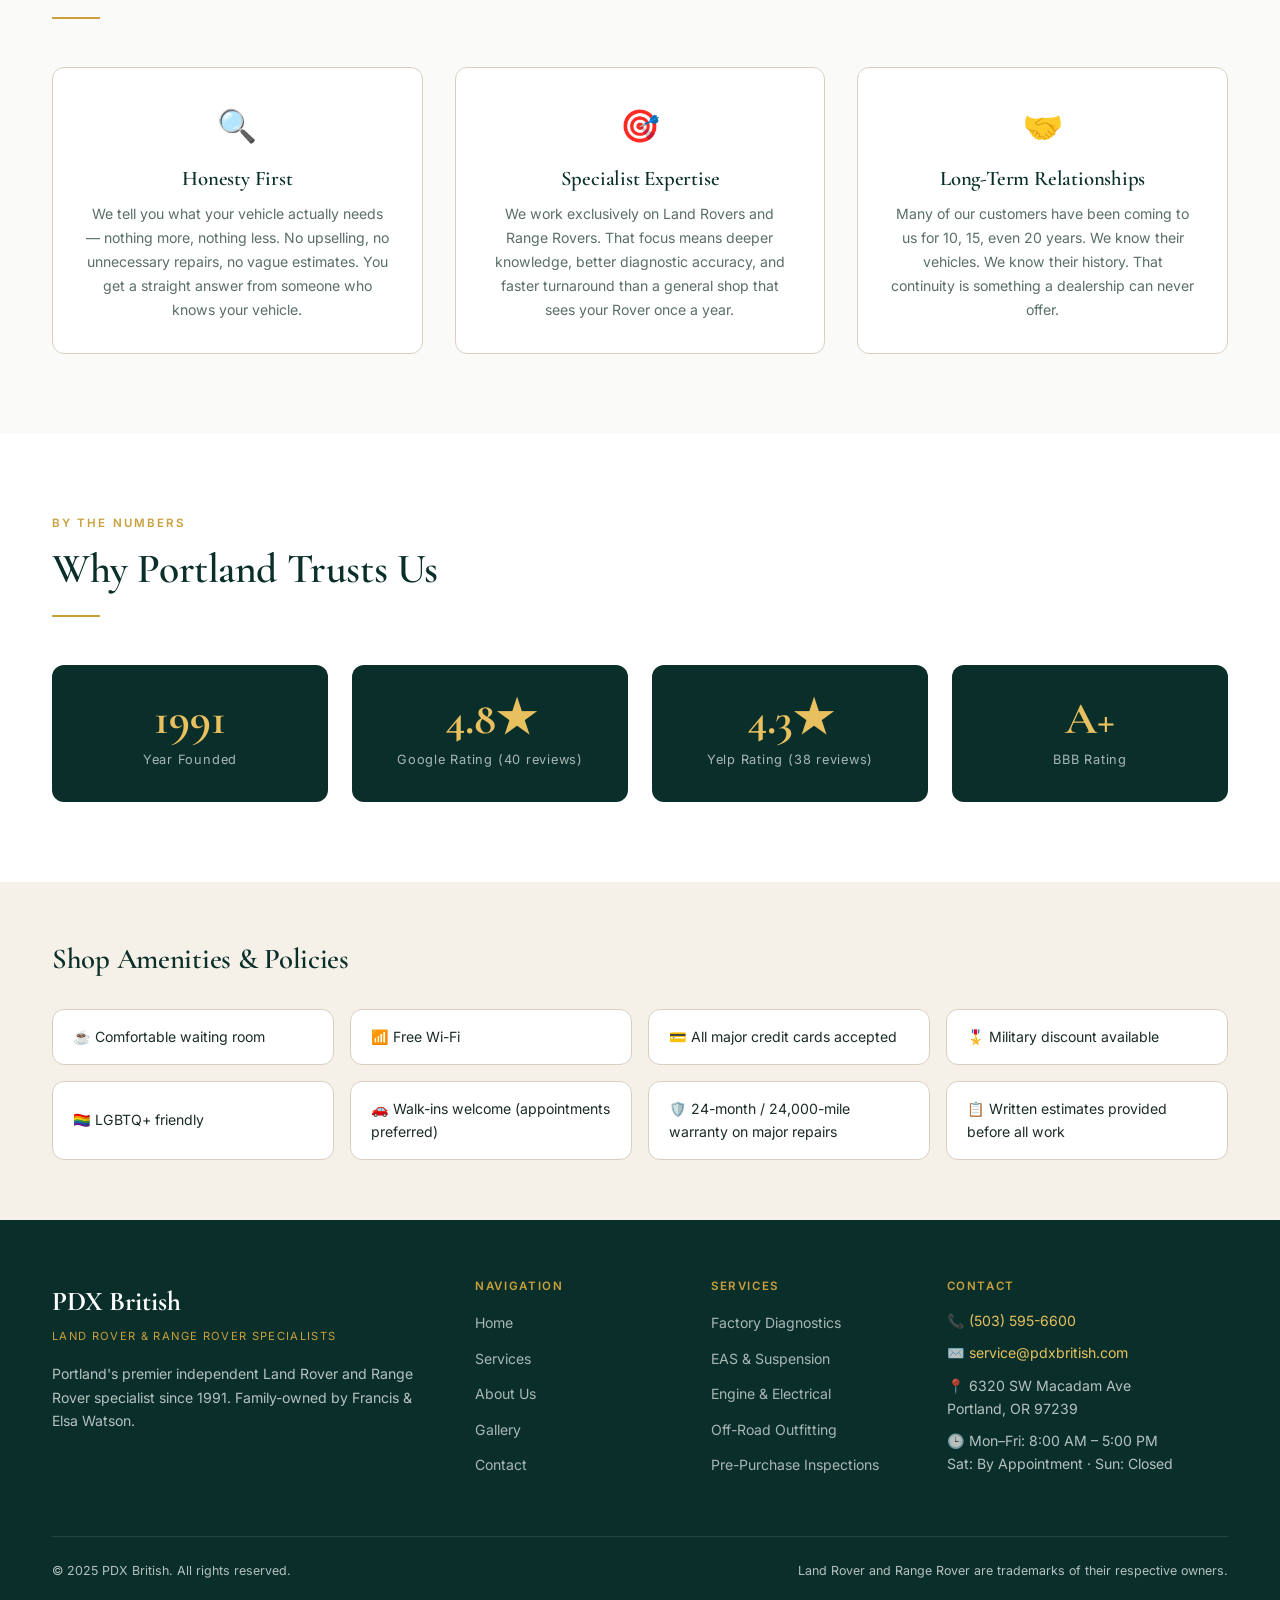
<file: about.html>
<!DOCTYPE html>
<html lang="en">
<head>
  <meta charset="UTF-8">
  <meta name="viewport" content="width=device-width, initial-scale=1.0">
  <title>About Us | PDX British – Land Rover & Range Rover Specialists</title>
  <meta name="description" content="PDX British has been Portland's trusted independent Land Rover and Range Rover specialist since 1991. Meet owners Francis and Elsa Watson.">
  <link rel="stylesheet" href="shared.css">
  <style>
    .page-hero {
      background: linear-gradient(rgba(10,47,42,0.78), rgba(10,47,42,0.78)), url('images/gallery-classic.jpg') center/cover no-repeat;
      padding: 100px 0 80px;
      color: #fff;
      text-align: center;
    }
    .page-hero h1 { font-size: 3rem; color: #fff; margin-bottom: 12px; }
    .page-hero p { font-size: 1.05rem; color: rgba(255,255,255,0.8); max-width: 560px; margin: 0 auto; }
    .breadcrumb { font-size: 0.78rem; color: rgba(255,255,255,0.5); margin-bottom: 16px; }
    .breadcrumb a { color: var(--gold2); }

    .about-story { padding: 100px 0; }
    .story-grid {
      display: grid;
      grid-template-columns: 1fr 1fr;
      gap: 80px;
      align-items: start;
    }
    .story-text h2 { font-size: 2.4rem; color: var(--green); margin-bottom: 16px; }
    .story-text p { font-size: 0.95rem; color: var(--muted); line-height: 1.8; margin-bottom: 20px; }
    .story-img img {
      border-radius: var(--radius-lg);
      height: 500px;
      object-fit: cover;
      box-shadow: var(--shadow-lg);
    }

    .values { background: var(--light); padding: 80px 0; }
    .values-grid {
      display: grid;
      grid-template-columns: repeat(3, 1fr);
      gap: 32px;
      margin-top: 48px;
    }
    .value-card {
      background: #fff;
      border: 1px solid var(--border);
      border-radius: var(--radius-lg);
      padding: 32px;
      text-align: center;
    }
    .value-icon { font-size: 2rem; margin-bottom: 16px; }
    .value-card h3 { font-size: 1.3rem; color: var(--green); margin-bottom: 10px; }
    .value-card p { font-size: 0.88rem; color: var(--muted); line-height: 1.7; }

    .trust-section { padding: 80px 0; }
    .trust-grid {
      display: grid;
      grid-template-columns: repeat(4, 1fr);
      gap: 24px;
      margin-top: 48px;
      text-align: center;
    }
    .trust-card {
      background: var(--green);
      color: #fff;
      border-radius: var(--radius-lg);
      padding: 32px 20px;
    }
    .trust-num {
      font-family: 'Cormorant Garamond', serif;
      font-size: 2.8rem;
      font-weight: 700;
      color: var(--gold2);
      line-height: 1;
    }
    .trust-card p { font-size: 0.8rem; color: rgba(255,255,255,0.65); margin-top: 8px; letter-spacing: 0.06em; }

    .amenities { background: var(--cream); padding: 60px 0; }
    .amenities h2 { font-size: 1.8rem; color: var(--green); margin-bottom: 32px; }
    .amenities-grid {
      display: grid;
      grid-template-columns: repeat(4, 1fr);
      gap: 16px;
    }
    .amenity {
      background: #fff;
      border: 1px solid var(--border);
      border-radius: var(--radius-lg);
      padding: 16px 20px;
      font-size: 0.88rem;
      display: flex;
      align-items: center;
      gap: 10px;
    }

    @media (max-width: 900px) {
      .story-grid { grid-template-columns: 1fr; gap: 40px; }
      .story-img img { height: 320px; }
      .values-grid { grid-template-columns: 1fr; }
      .trust-grid { grid-template-columns: repeat(2, 1fr); }
      .amenities-grid { grid-template-columns: repeat(2, 1fr); }
    }
    @media (max-width: 640px) {
      .trust-grid { grid-template-columns: 1fr; }
      .amenities-grid { grid-template-columns: 1fr; }
    }
  </style>
</head>
<body>

<div class="top-bar">
  <div class="container">
    📍 Serving Portland, OR &amp; SW Washington &nbsp;|&nbsp; <strong>Mon–Fri 8am–5pm</strong> &nbsp;|&nbsp; <a href="tel:5035956600">(503) 595-6600</a>
  </div>
</div>

<header class="main-header">
  <div class="container header-inner">
    <a href="index.html" class="logo-mark">
      <span class="brand">PDX British</span>
      <span class="sub">Land Rover &amp; Range Rover Specialists</span>
    </a>
    <div class="header-cta">
      <a href="tel:5035956600" class="phone">(503) 595-6600</a>
      <small>Call or text to schedule</small>
    </div>
  </div>
</header>

<nav class="site-nav">
  <div class="container">
    <ul>
      <li><a href="index.html">Home</a></li>
      <li><a href="services.html">Services</a></li>
      <li><a href="about.html" class="active">About</a></li>
      <li><a href="gallery.html">Gallery</a></li>
      <li><a href="contact.html">Contact</a></li>
    </ul>
  </div>
</nav>

<div class="page-hero">
  <div class="container">
    <p class="breadcrumb"><a href="index.html">Home</a> / About</p>
    <h1>Our Story</h1>
    <p>Family-owned and operated since 1991. Portland's most trusted independent Land Rover specialists.</p>
  </div>
</div>

<section class="about-story">
  <div class="container">
    <div class="story-grid">
      <div class="story-text fade-up">
        <p class="section-label">Since 1991</p>
        <h2>More Than Three Decades of Rover Expertise</h2>
        <div class="gold-rule"></div>
        <p>PDX British was founded in 1991 by Francis Watson — a Land Rover enthusiast who turned his passion into Portland's most respected independent Rover shop. What started as a small operation has grown into a full-service specialist workshop serving Portland, Oregon and SW Washington.</p>
        <p>Francis and Elsa Watson are on-site every day. This isn't a franchise. It's not a chain. It's a family business built on the belief that Land Rover and Range Rover owners deserve honest, expert service without the dealer markup or the runaround.</p>
        <p>We use the factory Land Rover T4 TestBook diagnostic system — the same tool franchised dealers use — giving us full access to every system in every Rover we work on. Our customers trust us with vehicles they've owned for decades, and we take that seriously.</p>
        <p>Over the years, we've built a reputation in the Pacific Northwest Land Rover community that no advertising budget can buy: word of mouth from people who know their Rovers and know when they've found someone who actually understands them.</p>
      </div>
      <div class="story-img fade-up delay-2">
        <img src="images/gallery-shop.jpg" alt="PDX British workshop">
      </div>
    </div>
  </div>
</section>

<section class="values">
  <div class="container">
    <p class="section-label">What We Stand For</p>
    <h2 class="section-title">Our Values</h2>
    <div class="gold-rule"></div>
    <div class="values-grid">
      <div class="value-card fade-up">
        <div class="value-icon">🔍</div>
        <h3>Honesty First</h3>
        <p>We tell you what your vehicle actually needs — nothing more, nothing less. No upselling, no unnecessary repairs, no vague estimates. You get a straight answer from someone who knows your vehicle.</p>
      </div>
      <div class="value-card fade-up delay-1">
        <div class="value-icon">🎯</div>
        <h3>Specialist Expertise</h3>
        <p>We work exclusively on Land Rovers and Range Rovers. That focus means deeper knowledge, better diagnostic accuracy, and faster turnaround than a general shop that sees your Rover once a year.</p>
      </div>
      <div class="value-card fade-up delay-2">
        <div class="value-icon">🤝</div>
        <h3>Long-Term Relationships</h3>
        <p>Many of our customers have been coming to us for 10, 15, even 20 years. We know their vehicles. We know their history. That continuity is something a dealership can never offer.</p>
      </div>
    </div>
  </div>
</section>

<section class="trust-section">
  <div class="container">
    <p class="section-label">By the Numbers</p>
    <h2 class="section-title">Why Portland Trusts Us</h2>
    <div class="gold-rule"></div>
    <div class="trust-grid">
      <div class="trust-card fade-up">
        <div class="trust-num">1991</div>
        <p>Year Founded</p>
      </div>
      <div class="trust-card fade-up delay-1">
        <div class="trust-num">4.8★</div>
        <p>Google Rating (40 reviews)</p>
      </div>
      <div class="trust-card fade-up delay-2">
        <div class="trust-num">4.3★</div>
        <p>Yelp Rating (38 reviews)</p>
      </div>
      <div class="trust-card fade-up delay-3">
        <div class="trust-num">A+</div>
        <p>BBB Rating</p>
      </div>
    </div>
  </div>
</section>

<section class="amenities">
  <div class="container">
    <h2>Shop Amenities &amp; Policies</h2>
    <div class="amenities-grid">
      <div class="amenity">☕ Comfortable waiting room</div>
      <div class="amenity">📶 Free Wi-Fi</div>
      <div class="amenity">💳 All major credit cards accepted</div>
      <div class="amenity">🎖️ Military discount available</div>
      <div class="amenity">🏳️‍🌈 LGBTQ+ friendly</div>
      <div class="amenity">🚗 Walk-ins welcome (appointments preferred)</div>
      <div class="amenity">🛡️ 24-month / 24,000-mile warranty on major repairs</div>
      <div class="amenity">📋 Written estimates provided before all work</div>
    </div>
  </div>
</section>

<footer>
  <div class="container">
    <div class="footer-grid">
      <div class="footer-brand">
        <div class="brand">PDX British</div>
        <div class="sub">Land Rover &amp; Range Rover Specialists</div>
        <p>Portland's premier independent Land Rover and Range Rover specialist since 1991. Family-owned by Francis &amp; Elsa Watson.</p>
      </div>
      <div>
        <h4>Navigation</h4>
        <ul>
          <li><a href="index.html">Home</a></li>
          <li><a href="services.html">Services</a></li>
          <li><a href="about.html">About Us</a></li>
          <li><a href="gallery.html">Gallery</a></li>
          <li><a href="contact.html">Contact</a></li>
        </ul>
      </div>
      <div>
        <h4>Services</h4>
        <ul>
          <li><a href="services.html">Factory Diagnostics</a></li>
          <li><a href="services.html">EAS &amp; Suspension</a></li>
          <li><a href="services.html">Engine &amp; Electrical</a></li>
          <li><a href="services.html">Off-Road Outfitting</a></li>
          <li><a href="services.html">Pre-Purchase Inspections</a></li>
        </ul>
      </div>
      <div class="footer-contact">
        <h4>Contact</h4>
        <p>📞 <a href="tel:5035956600">(503) 595-6600</a></p>
        <p>✉️ <a href="mailto:service@pdxbritish.com">service@pdxbritish.com</a></p>
        <p>📍 6320 SW Macadam Ave<br>Portland, OR 97239</p>
        <p>🕒 Mon–Fri: 8:00 AM – 5:00 PM<br>Sat: By Appointment · Sun: Closed</p>
      </div>
    </div>
    <div class="footer-bottom">
      <span>© 2025 PDX British. All rights reserved.</span>
      <span>Land Rover and Range Rover are trademarks of their respective owners.</span>
    </div>
  </div>
</footer>

</body>
</html>
</file>
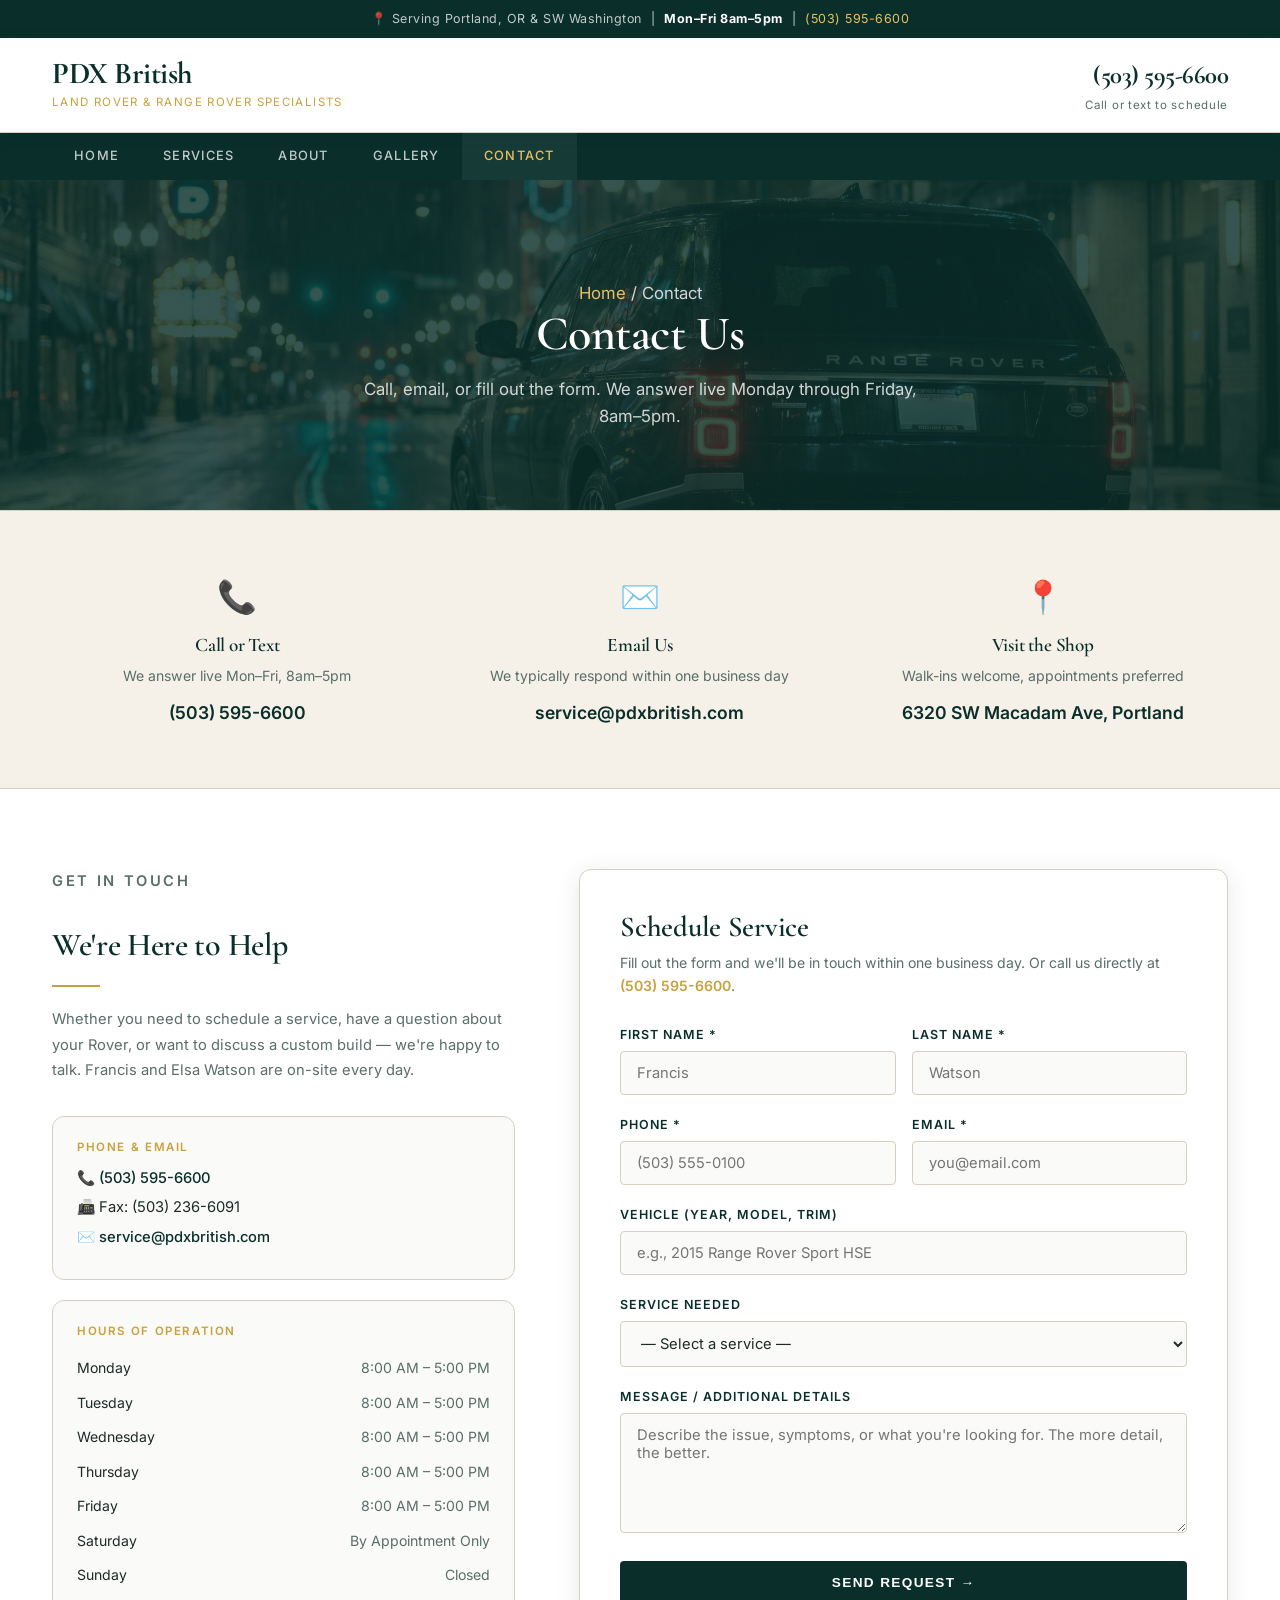
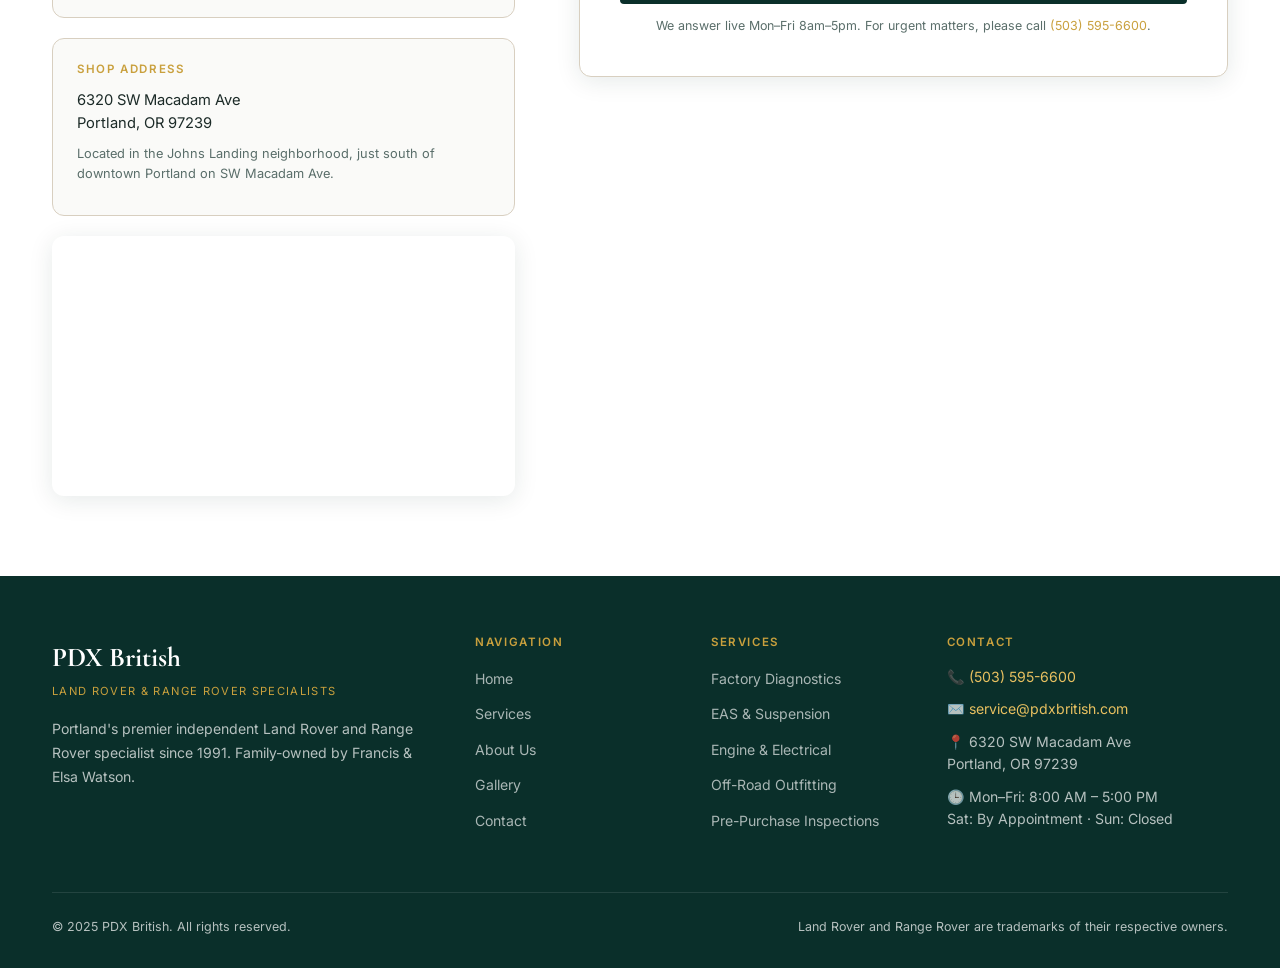
<file: contact.html>
<!DOCTYPE html>
<html lang="en">
<head>
  <meta charset="UTF-8">
  <meta name="viewport" content="width=device-width, initial-scale=1.0">
  <title>Contact | PDX British – Land Rover & Range Rover Specialists</title>
  <meta name="description" content="Contact PDX British in Portland, OR. Call (503) 595-6600, email service@pdxbritish.com, or use our online form. Mon–Fri 8am–5pm.">
  <link rel="stylesheet" href="shared.css">
  <style>
    .page-hero {
      background: linear-gradient(rgba(10,47,42,0.82), rgba(10,47,42,0.82)), url('images/gallery-luxury.jpg') center/cover no-repeat;
      padding: 100px 0 80px;
      color: #fff;
      text-align: center;
    }
    .page-hero h1 { font-size: 3rem; color: #fff; margin-bottom: 12px; }
    .page-hero p { font-size: 1.05rem; color: rgba(255,255,255,0.8); max-width: 560px; margin: 0 auto; }
    .breadcrumb { font-size: 0.78rem; color: rgba(255,255,255,0.5); margin-bottom: 16px; }
    .breadcrumb a { color: var(--gold2); }

    .contact-section { padding: 80px 0; }
    .contact-layout {
      display: grid;
      grid-template-columns: 1fr 1.4fr;
      gap: 64px;
      align-items: start;
    }

    /* Info column */
    .contact-info-col h2 { font-size: 2rem; color: var(--green); margin-bottom: 16px; }
    .contact-info-col p { font-size: 0.92rem; color: var(--muted); line-height: 1.75; margin-bottom: 32px; }

    .info-block {
      background: var(--light);
      border: 1px solid var(--border);
      border-radius: var(--radius-lg);
      padding: 24px;
      margin-bottom: 20px;
    }
    .info-block h3 {
      font-family: 'Inter', sans-serif;
      font-size: 0.72rem;
      letter-spacing: 0.14em;
      text-transform: uppercase;
      color: var(--gold);
      font-weight: 600;
      margin-bottom: 12px;
    }
    .info-block p {
      font-size: 0.92rem;
      color: var(--text);
      margin-bottom: 6px;
      line-height: 1.6;
    }
    .info-block a { color: var(--green); font-weight: 500; }
    .info-block a:hover { color: var(--gold); }

    .hours-table { width: 100%; border-collapse: collapse; font-size: 0.88rem; }
    .hours-table tr td { padding: 6px 0; color: var(--text); }
    .hours-table tr td:last-child { text-align: right; color: var(--muted); }
    .hours-table tr.today td { font-weight: 600; color: var(--green); }

    .map-wrap {
      border-radius: var(--radius-lg);
      overflow: hidden;
      height: 260px;
      margin-top: 20px;
      box-shadow: var(--shadow);
    }
    .map-wrap iframe { width: 100%; height: 100%; border: 0; }

    /* Form column */
    .contact-form-col {
      background: #fff;
      border: 1px solid var(--border);
      border-radius: var(--radius-lg);
      padding: 40px;
      box-shadow: var(--shadow);
    }
    .contact-form-col h2 { font-size: 1.8rem; color: var(--green); margin-bottom: 8px; }
    .contact-form-col > p { font-size: 0.88rem; color: var(--muted); margin-bottom: 28px; }

    .form-row {
      display: grid;
      grid-template-columns: 1fr 1fr;
      gap: 16px;
    }
    .form-group { margin-bottom: 20px; }
    .form-group label {
      display: block;
      font-size: 0.78rem;
      font-weight: 600;
      letter-spacing: 0.08em;
      text-transform: uppercase;
      color: var(--green);
      margin-bottom: 6px;
    }
    .form-group input,
    .form-group select,
    .form-group textarea {
      width: 100%;
      padding: 12px 16px;
      border: 1.5px solid var(--border);
      border-radius: var(--radius);
      font-family: 'Inter', sans-serif;
      font-size: 0.92rem;
      color: var(--text);
      background: var(--light);
      transition: border-color var(--transition), box-shadow var(--transition);
      outline: none;
    }
    .form-group input:focus,
    .form-group select:focus,
    .form-group textarea:focus {
      border-color: var(--gold);
      box-shadow: 0 0 0 3px rgba(201,160,61,0.15);
      background: #fff;
    }
    .form-group textarea { resize: vertical; min-height: 120px; }

    .form-submit {
      width: 100%;
      padding: 14px;
      background: var(--green);
      color: #fff;
      border: none;
      border-radius: var(--radius);
      font-size: 0.85rem;
      font-weight: 600;
      letter-spacing: 0.1em;
      text-transform: uppercase;
      cursor: pointer;
      transition: background var(--transition), transform var(--transition);
    }
    .form-submit:hover { background: var(--green2); transform: translateY(-2px); }

    .form-note { font-size: 0.78rem; color: var(--muted); text-align: center; margin-top: 12px; }
    .form-note a { color: var(--gold); }

    /* Success message */
    .form-success {
      display: none;
      background: #d1fae5;
      border: 1px solid #6ee7b7;
      border-radius: var(--radius);
      padding: 16px 20px;
      font-size: 0.9rem;
      color: #065f46;
      margin-bottom: 20px;
    }

    /* Quick contact band */
    .quick-band {
      background: var(--cream);
      border-top: 1px solid var(--border);
      border-bottom: 1px solid var(--border);
      padding: 60px 0;
    }
    .quick-grid {
      display: grid;
      grid-template-columns: repeat(3, 1fr);
      gap: 32px;
      text-align: center;
    }
    .quick-item h3 { font-size: 1.2rem; color: var(--green); margin-bottom: 8px; }
    .quick-item p { font-size: 0.88rem; color: var(--muted); margin-bottom: 12px; }
    .quick-item a { font-size: 1.1rem; font-weight: 600; color: var(--green); }
    .quick-item a:hover { color: var(--gold); }
    .quick-icon { font-size: 2rem; margin-bottom: 12px; }

    @media (max-width: 960px) {
      .contact-layout { grid-template-columns: 1fr; gap: 40px; }
      .quick-grid { grid-template-columns: 1fr; }
    }
    @media (max-width: 640px) {
      .form-row { grid-template-columns: 1fr; }
      .contact-form-col { padding: 24px; }
    }
  </style>
</head>
<body>

<div class="top-bar">
  <div class="container">
    📍 Serving Portland, OR &amp; SW Washington &nbsp;|&nbsp; <strong>Mon–Fri 8am–5pm</strong> &nbsp;|&nbsp; <a href="tel:5035956600">(503) 595-6600</a>
  </div>
</div>

<header class="main-header">
  <div class="container header-inner">
    <a href="index.html" class="logo-mark">
      <span class="brand">PDX British</span>
      <span class="sub">Land Rover &amp; Range Rover Specialists</span>
    </a>
    <div class="header-cta">
      <a href="tel:5035956600" class="phone">(503) 595-6600</a>
      <small>Call or text to schedule</small>
    </div>
  </div>
</header>

<nav class="site-nav">
  <div class="container">
    <ul>
      <li><a href="index.html">Home</a></li>
      <li><a href="services.html">Services</a></li>
      <li><a href="about.html">About</a></li>
      <li><a href="gallery.html">Gallery</a></li>
      <li><a href="contact.html" class="active">Contact</a></li>
    </ul>
  </div>
</nav>

<div class="page-hero">
  <div class="container">
    <p class="breadcrumb"><a href="index.html">Home</a> / Contact</p>
    <h1>Contact Us</h1>
    <p>Call, email, or fill out the form. We answer live Monday through Friday, 8am–5pm.</p>
  </div>
</div>

<!-- QUICK CONTACT BAND -->
<div class="quick-band">
  <div class="container">
    <div class="quick-grid">
      <div class="quick-item">
        <div class="quick-icon">📞</div>
        <h3>Call or Text</h3>
        <p>We answer live Mon–Fri, 8am–5pm</p>
        <a href="tel:5035956600">(503) 595-6600</a>
      </div>
      <div class="quick-item">
        <div class="quick-icon">✉️</div>
        <h3>Email Us</h3>
        <p>We typically respond within one business day</p>
        <a href="mailto:service@pdxbritish.com">service@pdxbritish.com</a>
      </div>
      <div class="quick-item">
        <div class="quick-icon">📍</div>
        <h3>Visit the Shop</h3>
        <p>Walk-ins welcome, appointments preferred</p>
        <a href="https://www.google.com/maps/place/PDX+British" target="_blank">6320 SW Macadam Ave, Portland</a>
      </div>
    </div>
  </div>
</div>

<!-- MAIN CONTACT SECTION -->
<section class="contact-section">
  <div class="container">
    <div class="contact-layout">

      <!-- Info Column -->
      <div class="contact-info-col fade-up">
        <p class="section-label">Get in Touch</p>
        <h2>We're Here to Help</h2>
        <div class="gold-rule"></div>
        <p>Whether you need to schedule a service, have a question about your Rover, or want to discuss a custom build — we're happy to talk. Francis and Elsa Watson are on-site every day.</p>

        <div class="info-block">
          <h3>Phone &amp; Email</h3>
          <p>📞 <a href="tel:5035956600">(503) 595-6600</a></p>
          <p>📠 Fax: (503) 236-6091</p>
          <p>✉️ <a href="mailto:service@pdxbritish.com">service@pdxbritish.com</a></p>
        </div>

        <div class="info-block">
          <h3>Hours of Operation</h3>
          <table class="hours-table">
            <tr><td>Monday</td><td>8:00 AM – 5:00 PM</td></tr>
            <tr><td>Tuesday</td><td>8:00 AM – 5:00 PM</td></tr>
            <tr><td>Wednesday</td><td>8:00 AM – 5:00 PM</td></tr>
            <tr><td>Thursday</td><td>8:00 AM – 5:00 PM</td></tr>
            <tr><td>Friday</td><td>8:00 AM – 5:00 PM</td></tr>
            <tr><td>Saturday</td><td>By Appointment Only</td></tr>
            <tr><td>Sunday</td><td>Closed</td></tr>
          </table>
        </div>

        <div class="info-block">
          <h3>Shop Address</h3>
          <p>6320 SW Macadam Ave<br>Portland, OR 97239</p>
          <p style="margin-top:8px;font-size:0.8rem;color:var(--muted);">Located in the Johns Landing neighborhood, just south of downtown Portland on SW Macadam Ave.</p>
        </div>

        <div class="map-wrap">
          <iframe
            src="https://www.google.com/maps/embed?pb=!1m18!1m12!1m3!1d2797.0!2d-122.6784!3d45.4784!2m3!1f0!2f0!3f0!3m2!1i1024!2i768!4f13.1!3m3!1m2!1s0x5495515e2eba8787%3A0x934aee35dc86a7b7!2sPDX%20British!5e0!3m2!1sen!2sus!4v1"
            loading="lazy"
            referrerpolicy="no-referrer-when-downgrade"
            title="PDX British location map">
          </iframe>
        </div>
      </div>

      <!-- Form Column -->
      <div class="contact-form-col fade-up delay-2">
        <h2>Schedule Service</h2>
        <p>Fill out the form and we'll be in touch within one business day. Or call us directly at <a href="tel:5035956600" style="color:var(--gold);font-weight:600;">(503) 595-6600</a>.</p>

        <div class="form-success" id="formSuccess">
          ✅ Thank you! Your message has been sent. We'll be in touch within one business day.
        </div>

        <form id="contactForm" onsubmit="handleSubmit(event)">
          <div class="form-row">
            <div class="form-group">
              <label for="fname">First Name *</label>
              <input type="text" id="fname" name="first_name" required placeholder="Francis">
            </div>
            <div class="form-group">
              <label for="lname">Last Name *</label>
              <input type="text" id="lname" name="last_name" required placeholder="Watson">
            </div>
          </div>
          <div class="form-row">
            <div class="form-group">
              <label for="phone">Phone *</label>
              <input type="tel" id="phone" name="phone" required placeholder="(503) 555-0100">
            </div>
            <div class="form-group">
              <label for="email">Email *</label>
              <input type="email" id="email" name="email" required placeholder="you@email.com">
            </div>
          </div>
          <div class="form-group">
            <label for="vehicle">Vehicle (Year, Model, Trim)</label>
            <input type="text" id="vehicle" name="vehicle" placeholder="e.g., 2015 Range Rover Sport HSE">
          </div>
          <div class="form-group">
            <label for="service">Service Needed</label>
            <select id="service" name="service">
              <option value="">— Select a service —</option>
              <option>Oil change / scheduled maintenance</option>
              <option>Computer diagnostics (T4 TestBook)</option>
              <option>EAS / air suspension</option>
              <option>Engine or electrical repair</option>
              <option>Brakes / ABS</option>
              <option>Transmission service</option>
              <option>Pre-purchase inspection</option>
              <option>Off-road outfitting / lift kit</option>
              <option>Air conditioning</option>
              <option>Other — describe below</option>
            </select>
          </div>
          <div class="form-group">
            <label for="message">Message / Additional Details</label>
            <textarea id="message" name="message" placeholder="Describe the issue, symptoms, or what you're looking for. The more detail, the better."></textarea>
          </div>
          <button type="submit" class="form-submit">Send Request →</button>
          <p class="form-note">We answer live Mon–Fri 8am–5pm. For urgent matters, please call <a href="tel:5035956600">(503) 595-6600</a>.</p>
        </form>
      </div>

    </div>
  </div>
</section>

<footer>
  <div class="container">
    <div class="footer-grid">
      <div class="footer-brand">
        <div class="brand">PDX British</div>
        <div class="sub">Land Rover &amp; Range Rover Specialists</div>
        <p>Portland's premier independent Land Rover and Range Rover specialist since 1991. Family-owned by Francis &amp; Elsa Watson.</p>
      </div>
      <div>
        <h4>Navigation</h4>
        <ul>
          <li><a href="index.html">Home</a></li>
          <li><a href="services.html">Services</a></li>
          <li><a href="about.html">About Us</a></li>
          <li><a href="gallery.html">Gallery</a></li>
          <li><a href="contact.html">Contact</a></li>
        </ul>
      </div>
      <div>
        <h4>Services</h4>
        <ul>
          <li><a href="services.html">Factory Diagnostics</a></li>
          <li><a href="services.html">EAS &amp; Suspension</a></li>
          <li><a href="services.html">Engine &amp; Electrical</a></li>
          <li><a href="services.html">Off-Road Outfitting</a></li>
          <li><a href="services.html">Pre-Purchase Inspections</a></li>
        </ul>
      </div>
      <div class="footer-contact">
        <h4>Contact</h4>
        <p>📞 <a href="tel:5035956600">(503) 595-6600</a></p>
        <p>✉️ <a href="mailto:service@pdxbritish.com">service@pdxbritish.com</a></p>
        <p>📍 6320 SW Macadam Ave<br>Portland, OR 97239</p>
        <p>🕒 Mon–Fri: 8:00 AM – 5:00 PM<br>Sat: By Appointment · Sun: Closed</p>
      </div>
    </div>
    <div class="footer-bottom">
      <span>© 2025 PDX British. All rights reserved.</span>
      <span>Land Rover and Range Rover are trademarks of their respective owners.</span>
    </div>
  </div>
</footer>

<script>
  function handleSubmit(e) {
    e.preventDefault();
    // Show success message
    document.getElementById('formSuccess').style.display = 'block';
    document.getElementById('contactForm').style.display = 'none';
    window.scrollTo({ top: document.getElementById('formSuccess').offsetTop - 100, behavior: 'smooth' });
  }
</script>

</body>
</html>
</file>
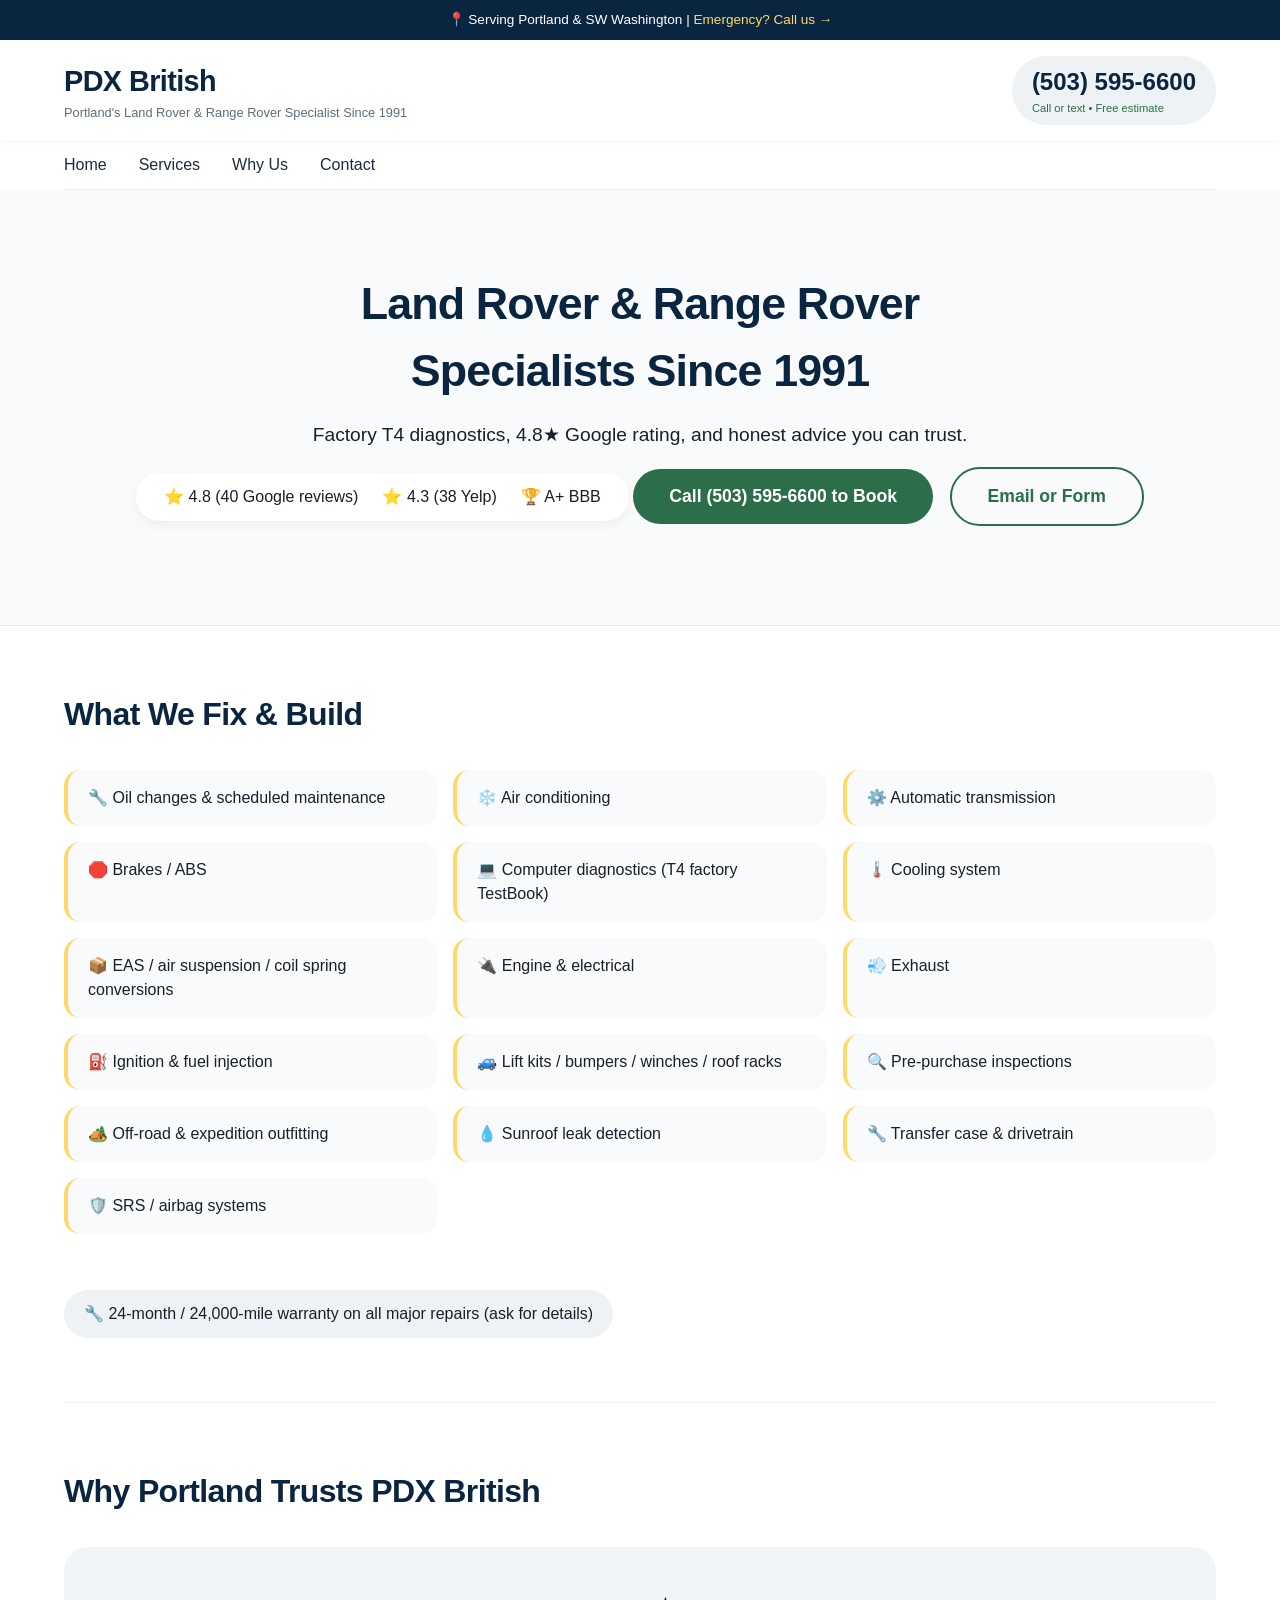
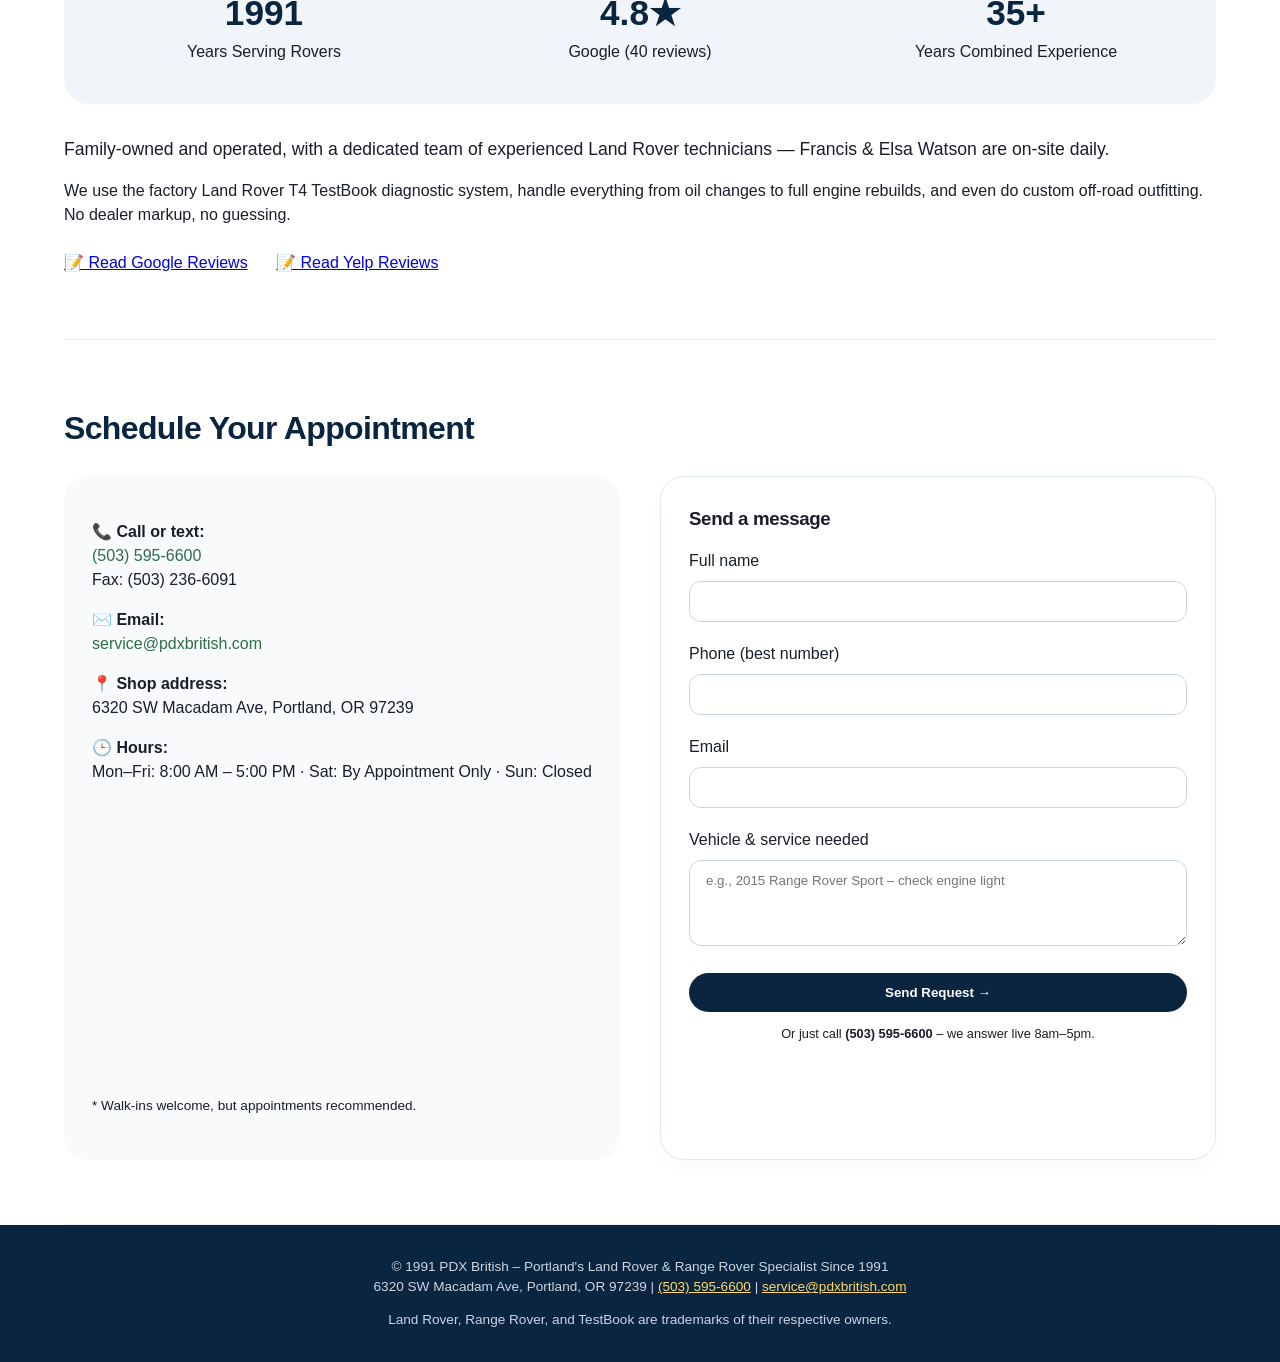
<file: pdx_british_v2.html>
<!DOCTYPE html>
<html lang="en">
<head>
    <meta charset="UTF-8">
    <meta name="viewport" content="width=device-width, initial-scale=1.0">
    <title>PDX British | Portland's Land Rover &amp; Range Rover Specialist Since 1991</title>
    <meta name="description" content="Portland's trusted Land Rover &amp; Range Rover specialist. 4.8★ Google rating. Family-owned since 1991. Call (503) 595-6600.">
    <style>
        * {
            margin: 0;
            padding: 0;
            box-sizing: border-box;
        }

        body {
            font-family: 'Inter', -apple-system, BlinkMacSystemFont, 'Segoe UI', Roboto, Helvetica, Arial, sans-serif;
            background: #ffffff;
            color: #1a1e2b;
            line-height: 1.5;
            scroll-behavior: smooth;
        }

        .container {
            max-width: 1200px;
            margin: 0 auto;
            padding: 0 24px;
        }

        /* Typography */
        h1, h2, h3 {
            font-weight: 600;
            letter-spacing: -0.02em;
        }

        h2 {
            font-size: 2rem;
            margin-bottom: 1.5rem;
            color: #0a2540;
        }

        /* Header */
        .top-bar {
            background: #0a2540;
            color: white;
            padding: 10px 0;
            font-size: 0.85rem;
            text-align: center;
        }

        .top-bar a {
            color: #ffd966;
            text-decoration: none;
            font-weight: 500;
        }

        .main-header {
            background: white;
            box-shadow: 0 1px 4px rgba(0,0,0,0.05);
            padding: 16px 0;
            position: sticky;
            top: 0;
            z-index: 100;
        }

        .header-flex {
            display: flex;
            justify-content: space-between;
            align-items: center;
            flex-wrap: wrap;
            gap: 20px;
        }

        .logo h1 {
            font-size: 1.8rem;
            color: #0a2540;
        }

        .logo p {
            font-size: 0.8rem;
            color: #5a6e7c;
        }

        .header-phone {
            background: #eef2f5;
            padding: 8px 20px;
            border-radius: 40px;
        }

        .header-phone a {
            font-size: 1.5rem;
            font-weight: 700;
            color: #0a2540;
            text-decoration: none;
        }

        .header-phone small {
            display: block;
            font-size: 0.7rem;
            color: #2c6e49;
        }

        nav ul {
            display: flex;
            gap: 32px;
            list-style: none;
            background: white;
            padding: 12px 0;
            border-bottom: 1px solid #e9ecef;
        }

        nav a {
            text-decoration: none;
            color: #1a2c3e;
            font-weight: 500;
        }

        nav a:hover {
            color: #2c6e49;
        }

        /* Hero */
        .hero {
            background: #f8fafc;
            padding: 80px 0;
            text-align: center;
            border-bottom: 1px solid #e9ecef;
        }

        .hero h2 {
            font-size: 2.8rem;
            margin-bottom: 16px;
        }

        .hero .rating-badge {
            background: white;
            display: inline-flex;
            gap: 24px;
            padding: 12px 28px;
            border-radius: 60px;
            box-shadow: 0 4px 12px rgba(0,0,0,0.05);
            margin: 24px 0;
            font-weight: 500;
            flex-wrap: wrap;
            justify-content: center;
        }

        .btn {
            display: inline-block;
            background: #2c6e49;
            color: white;
            padding: 14px 36px;
            border-radius: 40px;
            text-decoration: none;
            font-weight: 600;
            font-size: 1.1rem;
            margin-top: 16px;
            transition: 0.2s;
            border: none;
            cursor: pointer;
        }

        .btn:hover {
            background: #1e4d33;
            transform: translateY(-2px);
        }

        .btn-outline {
            background: transparent;
            border: 2px solid #2c6e49;
            color: #2c6e49;
        }

        .btn-outline:hover {
            background: #2c6e49;
            color: white;
        }

        /* Sections */
        section {
            padding: 64px 0;
            border-bottom: 1px solid #edf2f7;
        }

        .services-grid {
            display: grid;
            grid-template-columns: repeat(auto-fill, minmax(280px, 1fr));
            gap: 16px;
            margin: 32px 0;
        }

        .service-card {
            background: #f9fafb;
            padding: 16px 20px;
            border-radius: 16px;
            border-left: 4px solid #ffd966;
            font-weight: 500;
            transition: 0.1s;
        }

        .stats-row {
            display: flex;
            flex-wrap: wrap;
            gap: 40px;
            justify-content: space-between;
            background: #f1f5f9;
            padding: 40px 32px;
            border-radius: 24px;
            margin: 32px 0;
            text-align: center;
        }

        .stat {
            flex: 1;
            min-width: 120px;
        }

        .stat-number {
            font-size: 2.2rem;
            font-weight: 800;
            color: #0a2540;
        }

        .contact-grid {
            display: grid;
            grid-template-columns: 1fr 1fr;
            gap: 40px;
        }

        .contact-info {
            background: #f8fafc;
            padding: 28px;
            border-radius: 24px;
        }

        .contact-info p {
            margin: 16px 0;
            font-size: 1rem;
        }

        .contact-info a {
            color: #2c6e49;
            text-decoration: none;
            font-weight: 500;
        }

        .map {
            width: 100%;
            height: 280px;
            border-radius: 20px;
            overflow: hidden;
            margin-top: 16px;
        }

        .map iframe {
            width: 100%;
            height: 100%;
            border: 0;
        }

        .contact-form {
            background: white;
            border: 1px solid #e2e8f0;
            padding: 28px;
            border-radius: 24px;
            box-shadow: 0 8px 20px rgba(0,0,0,0.02);
        }

        input, textarea {
            width: 100%;
            padding: 12px 16px;
            margin: 8px 0 20px;
            border: 1px solid #cbd5e1;
            border-radius: 12px;
            font-family: inherit;
        }

        button[type="submit"] {
            background: #0a2540;
            color: white;
            border: none;
            padding: 12px 24px;
            border-radius: 40px;
            font-weight: 600;
            cursor: pointer;
            width: 100%;
        }

        footer {
            background: #0a2540;
            color: #cbd5e1;
            text-align: center;
            padding: 32px 0;
            font-size: 0.85rem;
        }

        footer a {
            color: #ffd966;
        }

        @media (max-width: 750px) {
            .header-flex {
                flex-direction: column;
                text-align: center;
            }
            .contact-grid {
                grid-template-columns: 1fr;
            }
            .hero h2 {
                font-size: 2rem;
            }
        }
    </style>
</head>
<body>

<div class="top-bar">
    📍 Serving Portland &amp; SW Washington | <a href="#contact">Emergency? Call us →</a>
</div>

<div class="main-header">
    <div class="container header-flex">
        <div class="logo">
            <h1>PDX British</h1>
            <p>Portland's Land Rover &amp; Range Rover Specialist Since 1991</p>
        </div>
        <div class="header-phone">
            <a href="tel:5035956600">(503) 595-6600</a>
            <small>Call or text • Free estimate</small>
        </div>
    </div>
</div>

<nav>
    <div class="container">
        <ul>
            <li><a href="#home">Home</a></li>
            <li><a href="#services">Services</a></li>
            <li><a href="#about">Why Us</a></li>
            <li><a href="#contact">Contact</a></li>
        </ul>
    </div>
</nav>

<section id="home" class="hero">
    <div class="container">
        <h2>Land Rover &amp; Range Rover<br>Specialists Since 1991</h2>
        <p style="font-size: 1.2rem; max-width: 700px; margin: 0 auto;">Factory T4 diagnostics, 4.8★ Google rating, and honest advice you can trust.</p>
        <div class="rating-badge">
            <span>⭐ 4.8 (40 Google reviews)</span>
            <span>⭐ 4.3 (38 Yelp)</span>
            <span>🏆 A+ BBB</span>
        </div>
        <a href="tel:5035956600" class="btn">Call (503) 595-6600 to Book</a>
        <a href="#contact" class="btn btn-outline" style="margin-left: 12px;">Email or Form</a>
    </div>
</section>

<div class="container">
    <section id="services">
        <h2>What We Fix &amp; Build</h2>
        <div class="services-grid">
            <div class="service-card">🔧 Oil changes &amp; scheduled maintenance</div>
            <div class="service-card">❄️ Air conditioning</div>
            <div class="service-card">⚙️ Automatic transmission</div>
            <div class="service-card">🛑 Brakes / ABS</div>
            <div class="service-card">💻 Computer diagnostics (T4 factory TestBook)</div>
            <div class="service-card">🌡️ Cooling system</div>
            <div class="service-card">📦 EAS / air suspension / coil spring conversions</div>
            <div class="service-card">🔌 Engine &amp; electrical</div>
            <div class="service-card">💨 Exhaust</div>
            <div class="service-card">⛽ Ignition &amp; fuel injection</div>
            <div class="service-card">🚙 Lift kits / bumpers / winches / roof racks</div>
            <div class="service-card">🔍 Pre-purchase inspections</div>
            <div class="service-card">🏕️ Off-road &amp; expedition outfitting</div>
            <div class="service-card">💧 Sunroof leak detection</div>
            <div class="service-card">🔧 Transfer case &amp; drivetrain</div>
            <div class="service-card">🛡️ SRS / airbag systems</div>
        </div>
        <p style="margin-top: 24px; background: #eef2f5; padding: 12px 20px; border-radius: 40px; display: inline-block;">🔧 24-month / 24,000-mile warranty on all major repairs (ask for details)</p>
    </section>

    <section id="about">
        <h2>Why Portland Trusts PDX British</h2>
        <div class="stats-row">
            <div class="stat"><div class="stat-number">1991</div><div>Years Serving Rovers</div></div>
            <div class="stat"><div class="stat-number">4.8★</div><div>Google (40 reviews)</div></div>
            <div class="stat"><div class="stat-number">35+</div><div>Years Combined Experience</div></div>
        </div>
        <p style="font-size: 1.1rem; margin-bottom: 16px;">Family-owned and operated, with a dedicated team of experienced Land Rover technicians — Francis &amp; Elsa Watson are on-site daily.</p>
        <p>We use the factory Land Rover T4 TestBook diagnostic system, handle everything from oil changes to full engine rebuilds, and even do custom off-road outfitting. No dealer markup, no guessing.</p>
        <div style="margin-top: 24px;">
            <a href="https://www.google.com/maps/place/PDX+British/@45.4784,-122.6784,17z" target="_blank" style="margin-right: 24px;">📝 Read Google Reviews</a>
            <a href="https://www.yelp.com/biz/pdx-british-portland" target="_blank">📝 Read Yelp Reviews</a>
        </div>
    </section>

    <section id="contact">
        <h2>Schedule Your Appointment</h2>
        <div class="contact-grid">
            <div class="contact-info">
                <p><strong>📞 Call or text:</strong><br><a href="tel:5035956600">(503) 595-6600</a><br>Fax: (503) 236-6091</p>
                <p><strong>✉️ Email:</strong><br><a href="mailto:service@pdxbritish.com">service@pdxbritish.com</a></p>
                <p><strong>📍 Shop address:</strong><br>6320 SW Macadam Ave, Portland, OR 97239</p>
                <p><strong>🕒 Hours:</strong><br>Mon–Fri: 8:00 AM – 5:00 PM · Sat: By Appointment Only · Sun: Closed</p>
                <div class="map">
                    <iframe
                        src="https://www.google.com/maps/embed?pb=!1m18!1m12!1m3!1d2797.1!2d-122.6784!3d45.4784!2m3!1f0!2f0!3f0!3m2!1i1024!2i768!4f13.1!3m3!1m2!1s0x5495515e2eba8787%3A0x934aee35dc86a7b7!2sPDX%20British!5e0!3m2!1sen!2sus!4v1"
                        loading="lazy"
                        referrerpolicy="no-referrer-when-downgrade">
                    </iframe>
                </div>
                <p style="margin-top: 16px; font-size: 0.85rem;">* Walk-ins welcome, but appointments recommended.</p>
            </div>
            <div class="contact-form">
                <h3 style="margin-bottom: 16px;">Send a message</h3>
                <form action="mailto:service@pdxbritish.com" method="post" enctype="text/plain">
                    <label>Full name</label>
                    <input type="text" name="name" required>
                    <label>Phone (best number)</label>
                    <input type="tel" name="phone">
                    <label>Email</label>
                    <input type="email" name="email" required>
                    <label>Vehicle &amp; service needed</label>
                    <textarea rows="4" name="message" placeholder="e.g., 2015 Range Rover Sport – check engine light"></textarea>
                    <button type="submit">Send Request →</button>
                </form>
                <p style="font-size: 0.8rem; margin-top: 12px; text-align: center;">Or just call <strong>(503) 595-6600</strong> – we answer live 8am–5pm.</p>
            </div>
        </div>
    </section>
</div>

<footer>
    <p>© 1991 PDX British – Portland's Land Rover &amp; Range Rover Specialist Since 1991<br>
    6320 SW Macadam Ave, Portland, OR 97239 | <a href="tel:5035956600">(503) 595-6600</a> | <a href="mailto:service@pdxbritish.com">service@pdxbritish.com</a></p>
    <p style="margin-top: 12px;">Land Rover, Range Rover, and TestBook are trademarks of their respective owners.</p>
</footer>

</body>
</html>
</file>
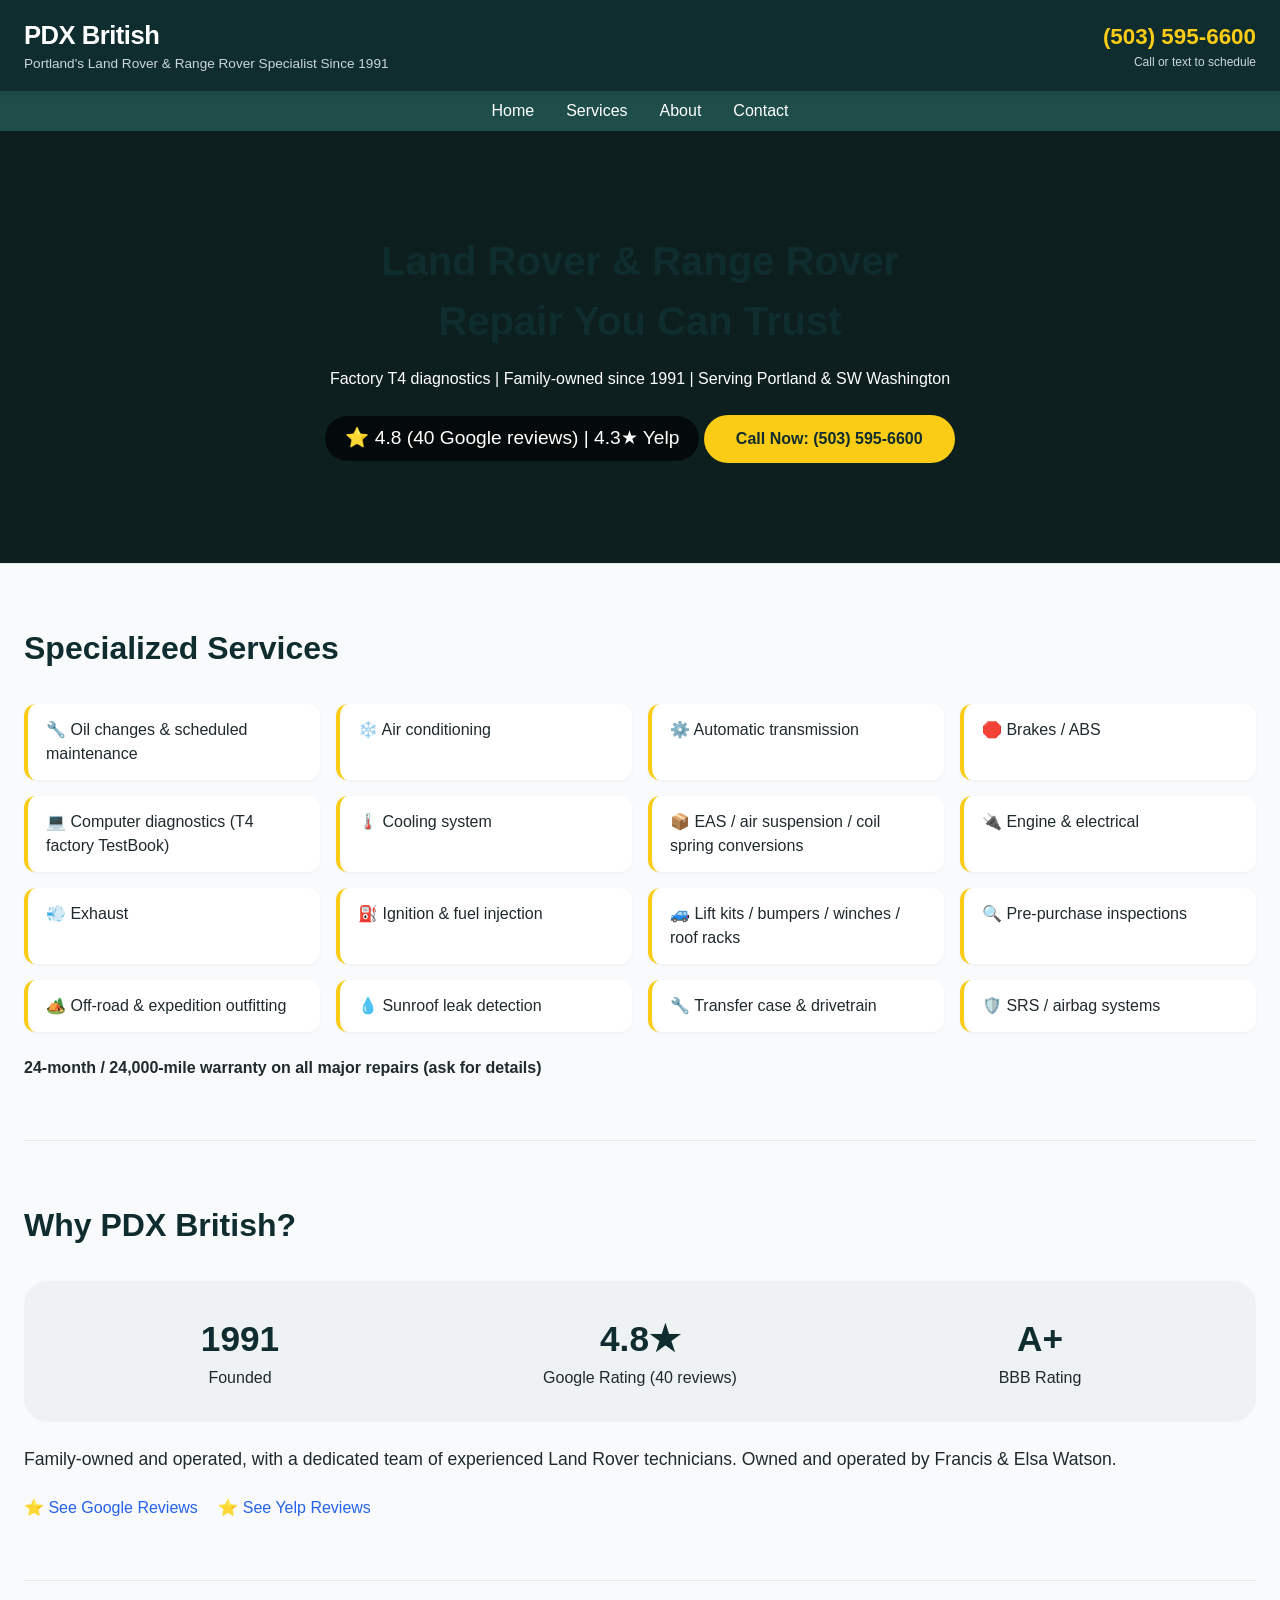
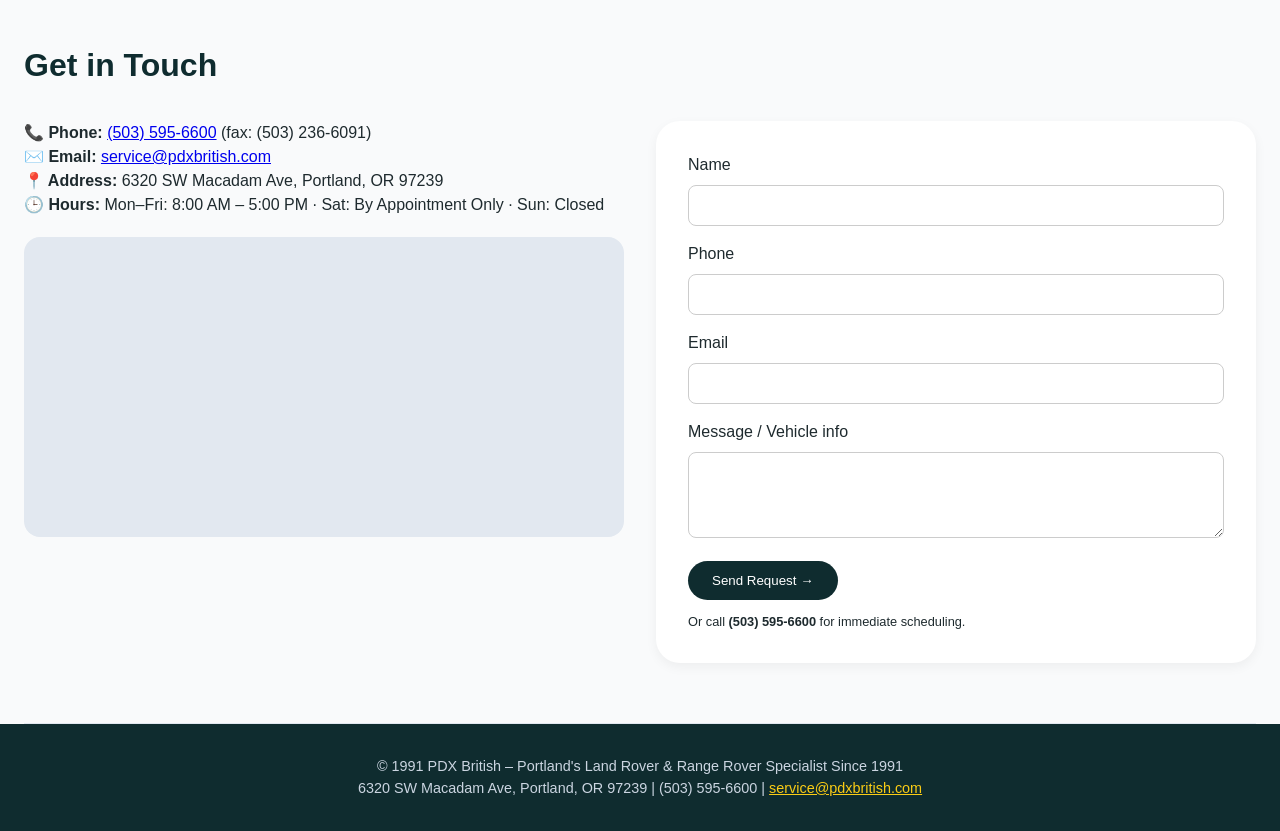
<file: pdx_british_website.html>
<!DOCTYPE html>
<html lang="en">
<head>
    <meta charset="UTF-8">
    <meta name="viewport" content="width=device-width, initial-scale=1.0, viewport-fit=cover">
    <title>PDX British | Portland's Land Rover & Range Rover Specialist Since 1991</title>
    <meta name="description" content="PDX British – Portland's Land Rover & Range Rover Specialist Since 1991. Rated 4.8★ on Google. Family-owned since 1991. Call (503) 595-6600.">
    <style>
        * {
            margin: 0;
            padding: 0;
            box-sizing: border-box;
        }

        body {
            font-family: 'Segoe UI', Roboto, 'Helvetica Neue', sans-serif;
            line-height: 1.5;
            color: #1e2a2e;
            background-color: #f9fafb;
        }

        .container {
            max-width: 1280px;
            margin: 0 auto;
            padding: 0 24px;
        }

        /* Header */
        header {
            background: #0f2c2f;
            color: white;
            padding: 16px 0;
            position: sticky;
            top: 0;
            z-index: 100;
            box-shadow: 0 2px 10px rgba(0,0,0,0.1);
        }

        .header-flex {
            display: flex;
            justify-content: space-between;
            align-items: center;
            flex-wrap: wrap;
            gap: 16px;
        }

        .logo-area h1 {
            font-size: 1.6rem;
            letter-spacing: -0.5px;
        }

        .logo-area p {
            font-size: 0.85rem;
            color: #cbd5e1;
        }

        .contact-header {
            text-align: right;
        }

        .contact-header a {
            color: #facc15;
            text-decoration: none;
            font-weight: bold;
            font-size: 1.4rem;
        }

        .contact-header small {
            display: block;
            font-size: 0.75rem;
            color: #cbd5e1;
        }

        nav {
            background: #1f4e4a;
            padding: 8px 0;
        }

        nav ul {
            display: flex;
            list-style: none;
            gap: 32px;
            justify-content: center;
            flex-wrap: wrap;
        }

        nav a {
            color: white;
            text-decoration: none;
            font-weight: 500;
        }

        nav a:hover {
            text-decoration: underline;
            color: #facc15;
        }

        /* Hero */
        .hero {
            background: linear-gradient(rgba(0,0,0,0.6), rgba(0,0,0,0.6)), url('https://www.pdxbritish.com/');
            background-size: cover;
            background-position: center 30%;
            background-color: #1f4e4a;
            color: white;
            text-align: center;
            padding: 100px 24px;
        }

        .hero h2 {
            font-size: 2.5rem;
            margin-bottom: 16px;
        }

        .hero .rating {
            background: rgba(0,0,0,0.7);
            display: inline-block;
            padding: 8px 20px;
            border-radius: 40px;
            margin-top: 20px;
            font-size: 1.2rem;
        }

        .btn {
            display: inline-block;
            background: #facc15;
            color: #0f2c2f;
            padding: 12px 32px;
            border-radius: 40px;
            text-decoration: none;
            font-weight: bold;
            margin-top: 24px;
            transition: 0.2s;
        }

        .btn:hover {
            background: #eab308;
            transform: scale(1.02);
        }

        /* Sections */
        section {
            padding: 60px 0;
            border-bottom: 1px solid #e2e8f0;
        }

        h2 {
            font-size: 2rem;
            margin-bottom: 32px;
            color: #0f2c2f;
        }

        .services-grid {
            display: grid;
            grid-template-columns: repeat(auto-fill, minmax(260px, 1fr));
            gap: 16px;
        }

        .service-item {
            background: white;
            padding: 14px 18px;
            border-radius: 12px;
            box-shadow: 0 1px 3px rgba(0,0,0,0.05);
            border-left: 4px solid #facc15;
        }

        .stats {
            display: flex;
            flex-wrap: wrap;
            gap: 32px;
            justify-content: space-between;
            background: #eef2f3;
            padding: 32px;
            border-radius: 24px;
            text-align: center;
        }

        .stat {
            flex: 1;
        }

        .stat-number {
            font-size: 2.2rem;
            font-weight: bold;
            color: #0f2c2f;
        }

        .review-logos a {
            margin-right: 16px;
            color: #2563eb;
            text-decoration: none;
        }

        .contact-form {
            background: white;
            padding: 32px;
            border-radius: 24px;
            box-shadow: 0 4px 12px rgba(0,0,0,0.05);
        }

        input, textarea {
            width: 100%;
            padding: 12px;
            margin: 8px 0 16px;
            border: 1px solid #ccc;
            border-radius: 8px;
        }

        button {
            background: #0f2c2f;
            color: white;
            border: none;
            padding: 12px 24px;
            border-radius: 40px;
            cursor: pointer;
        }

        footer {
            background: #0f2c2f;
            color: #cbd5e1;
            text-align: center;
            padding: 32px 0;
            font-size: 0.9rem;
        }

        .map-placeholder {
            background: #e2e8f0;
            height: 300px;
            border-radius: 16px;
            margin: 20px 0;
            display: flex;
            align-items: center;
            justify-content: center;
        }

        iframe {
            width: 100%;
            border-radius: 16px;
        }

        @media (max-width: 700px) {
            .header-flex {
                flex-direction: column;
                text-align: center;
            }
            .contact-header {
                text-align: center;
            }
            #contact > div > div:first-child,
            #contact > div > div:last-child {
                grid-column: 1 / -1;
            }
        }
    </style>
</head>
<body>

<header>
    <div class="container header-flex">
        <div class="logo-area">
            <h1>PDX British</h1>
            <p>Portland's Land Rover &amp; Range Rover Specialist Since 1991</p>
        </div>
        <div class="contact-header">
            <a href="tel:(503) 595-6600">(503) 595-6600</a>
            <small>Call or text to schedule</small>
        </div>
    </div>
</header>

<nav>
    <ul>
        <li><a href="#home">Home</a></li>
        <li><a href="#services">Services</a></li>
        <li><a href="#about">About</a></li>
        <li><a href="#contact">Contact</a></li>
    </ul>
</nav>

<section id="home" class="hero">
    <h2>Land Rover &amp; Range Rover<br>Repair You Can Trust</h2>
    <p>Factory T4 diagnostics | Family-owned since 1991 | Serving Portland &amp; SW Washington</p>
    <div class="rating">
        ⭐ 4.8 (40 Google reviews) | 4.3★ Yelp
    </div>
    <a href="tel:(503) 595-6600" class="btn">Call Now: (503) 595-6600</a>
</section>

<div class="container">
    <section id="services">
        <h2>Specialized Services</h2>
        <div class="services-grid">
            <div class="service-item">🔧 Oil changes &amp; scheduled maintenance</div>
            <div class="service-item">❄️ Air conditioning</div>
            <div class="service-item">⚙️ Automatic transmission</div>
            <div class="service-item">🛑 Brakes / ABS</div>
            <div class="service-item">💻 Computer diagnostics (T4 factory TestBook)</div>
            <div class="service-item">🌡️ Cooling system</div>
            <div class="service-item">📦 EAS / air suspension / coil spring conversions</div>
            <div class="service-item">🔌 Engine &amp; electrical</div>
            <div class="service-item">💨 Exhaust</div>
            <div class="service-item">⛽ Ignition &amp; fuel injection</div>
            <div class="service-item">🚙 Lift kits / bumpers / winches / roof racks</div>
            <div class="service-item">🔍 Pre-purchase inspections</div>
            <div class="service-item">🏕️ Off-road &amp; expedition outfitting</div>
            <div class="service-item">💧 Sunroof leak detection</div>
            <div class="service-item">🔧 Transfer case &amp; drivetrain</div>
            <div class="service-item">🛡️ SRS / airbag systems</div>
        </div>
        <p style="margin-top: 24px;"><strong>24-month / 24,000-mile warranty on all major repairs (ask for details)</strong></p>
    </section>

    <section id="about">
        <h2>Why PDX British?</h2>
        <div class="stats">
            <div class="stat"><div class="stat-number">1991</div><div>Founded</div></div>
            <div class="stat"><div class="stat-number">4.8★</div><div>Google Rating (40 reviews)</div></div>
            <div class="stat"><div class="stat-number">A+</div><div>BBB Rating</div></div>
        </div>
        <p style="margin: 24px 0; font-size: 1.1rem;">Family-owned and operated, with a dedicated team of experienced Land Rover technicians. Owned and operated by Francis &amp; Elsa Watson.</p>
        <div class="review-logos">
            <a href="https://www.google.com/maps/place/PDX+British/@45.4784,-122.6784,17z" target="_blank">⭐ See Google Reviews</a>
            <a href="https://www.yelp.com/biz/pdx-british-portland" target="_blank">⭐ See Yelp Reviews</a>
        </div>
    </section>

    <section id="contact">
        <h2>Get in Touch</h2>
        <div style="display: grid; grid-template-columns: 1fr 1fr; gap: 32px;">
            <div>
                <p><strong>📞 Phone:</strong> <a href="tel:5035956600">(503) 595-6600</a> (fax: (503) 236-6091)</p>
                <p><strong>✉️ Email:</strong> <a href="mailto:service@pdxbritish.com">service@pdxbritish.com</a></p>
                <p><strong>📍 Address:</strong> 6320 SW Macadam Ave, Portland, OR 97239</p>
                <p><strong>🕒 Hours:</strong> Mon–Fri: 8:00 AM – 5:00 PM · Sat: By Appointment Only · Sun: Closed</p>
                <div class="map-placeholder">
                    <iframe
                        width="100%"
                        height="300"
                        style="border:0; border-radius:16px;"
                        loading="lazy"
                        allowfullscreen
                        src="https://www.google.com/maps/embed/v1/place?key=AIzaSyD-9tSrke72PouQMnMX-a7eZSW0jkFMBWY&q=PDX+British,6320+SW+Macadam+Ave,Portland,OR+97239">
                    </iframe>
                </div>
            </div>
            <div class="contact-form">
                <form action="mailto:service@pdxbritish.com" method="post" enctype="text/plain">
                    <label>Name</label>
                    <input type="text" name="name" required>
                    <label>Phone</label>
                    <input type="tel" name="phone">
                    <label>Email</label>
                    <input type="email" name="email" required>
                    <label>Message / Vehicle info</label>
                    <textarea rows="4" name="message"></textarea>
                    <button type="submit">Send Request →</button>
                </form>
                <p style="font-size: 0.8rem; margin-top: 12px;">Or call <strong>(503) 595-6600</strong> for immediate scheduling.</p>
            </div>
        </div>
    </section>
</div>

<footer>
    <p>© 1991 PDX British – Portland's Land Rover &amp; Range Rover Specialist Since 1991<br>
    6320 SW Macadam Ave, Portland, OR 97239 | (503) 595-6600 | <a href="mailto:service@pdxbritish.com" style="color:#facc15;">service@pdxbritish.com</a></p>
</footer>

</body>
</html>
</file>
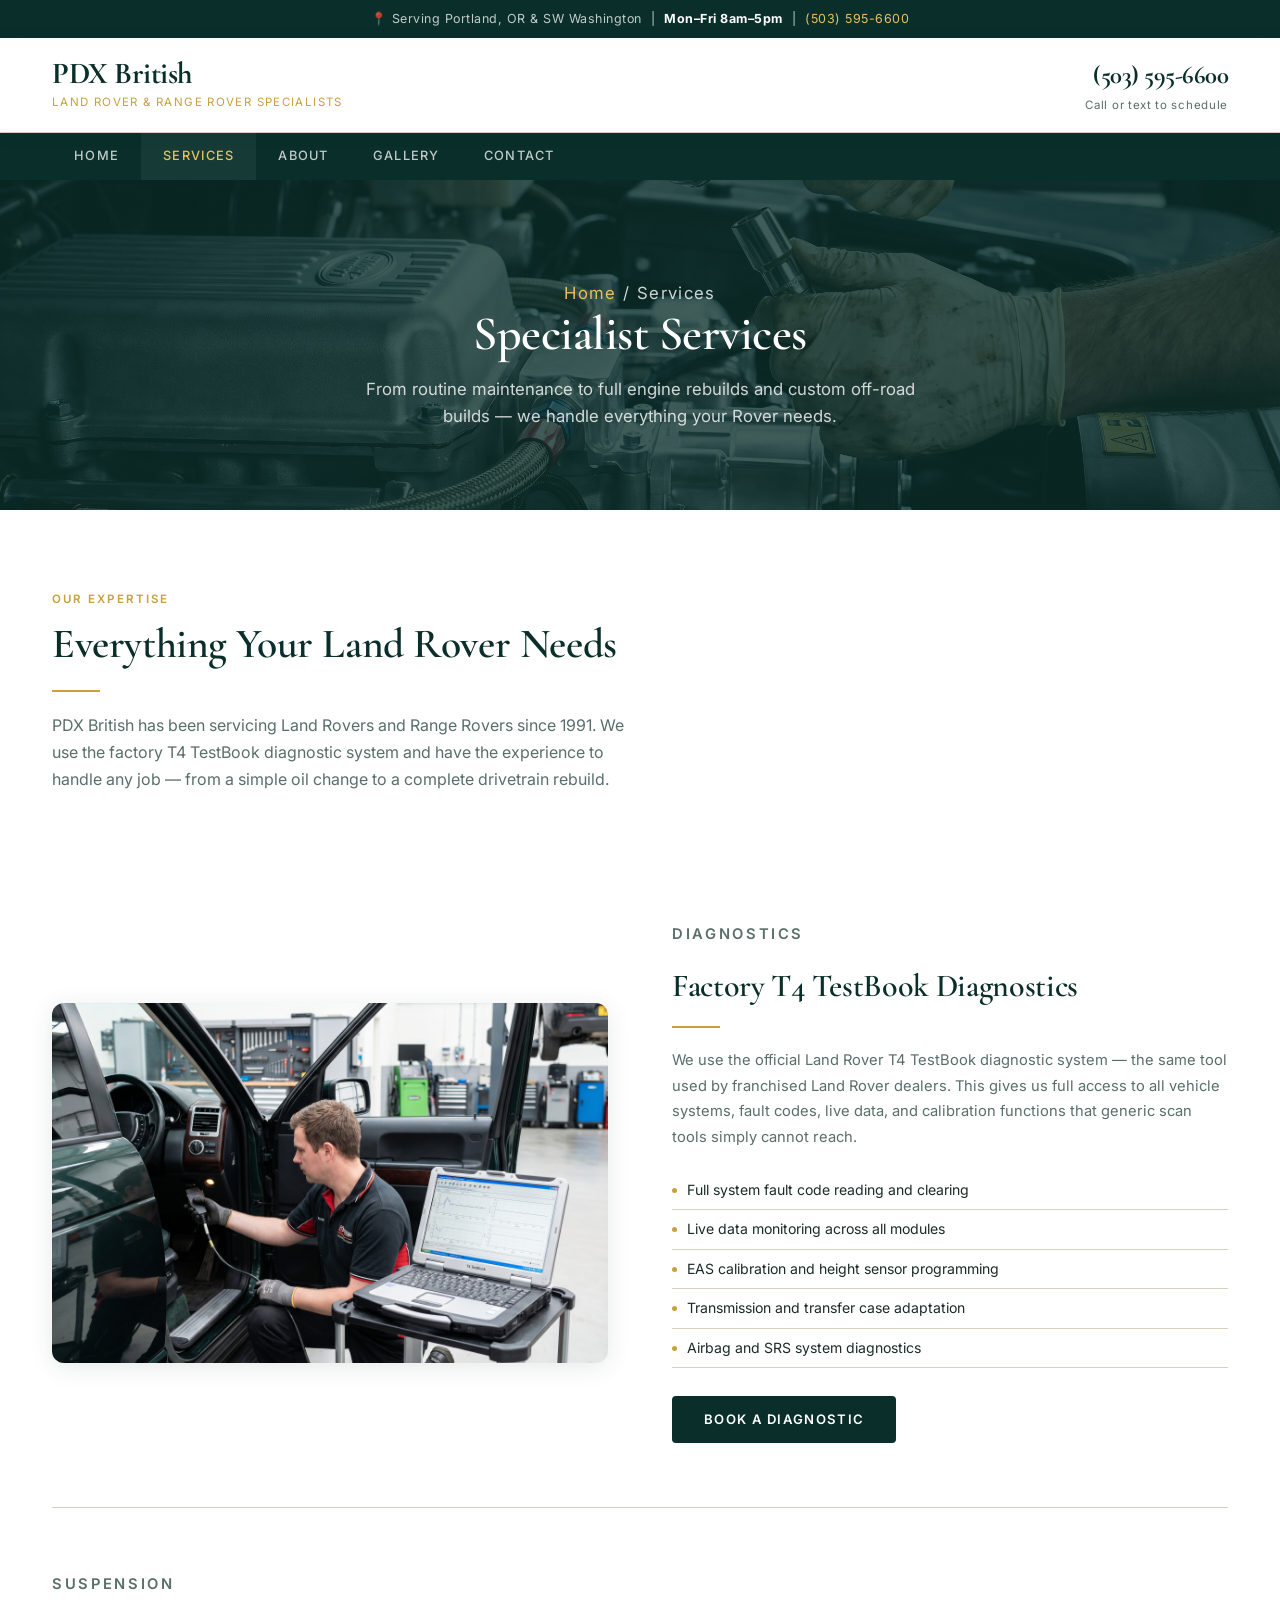
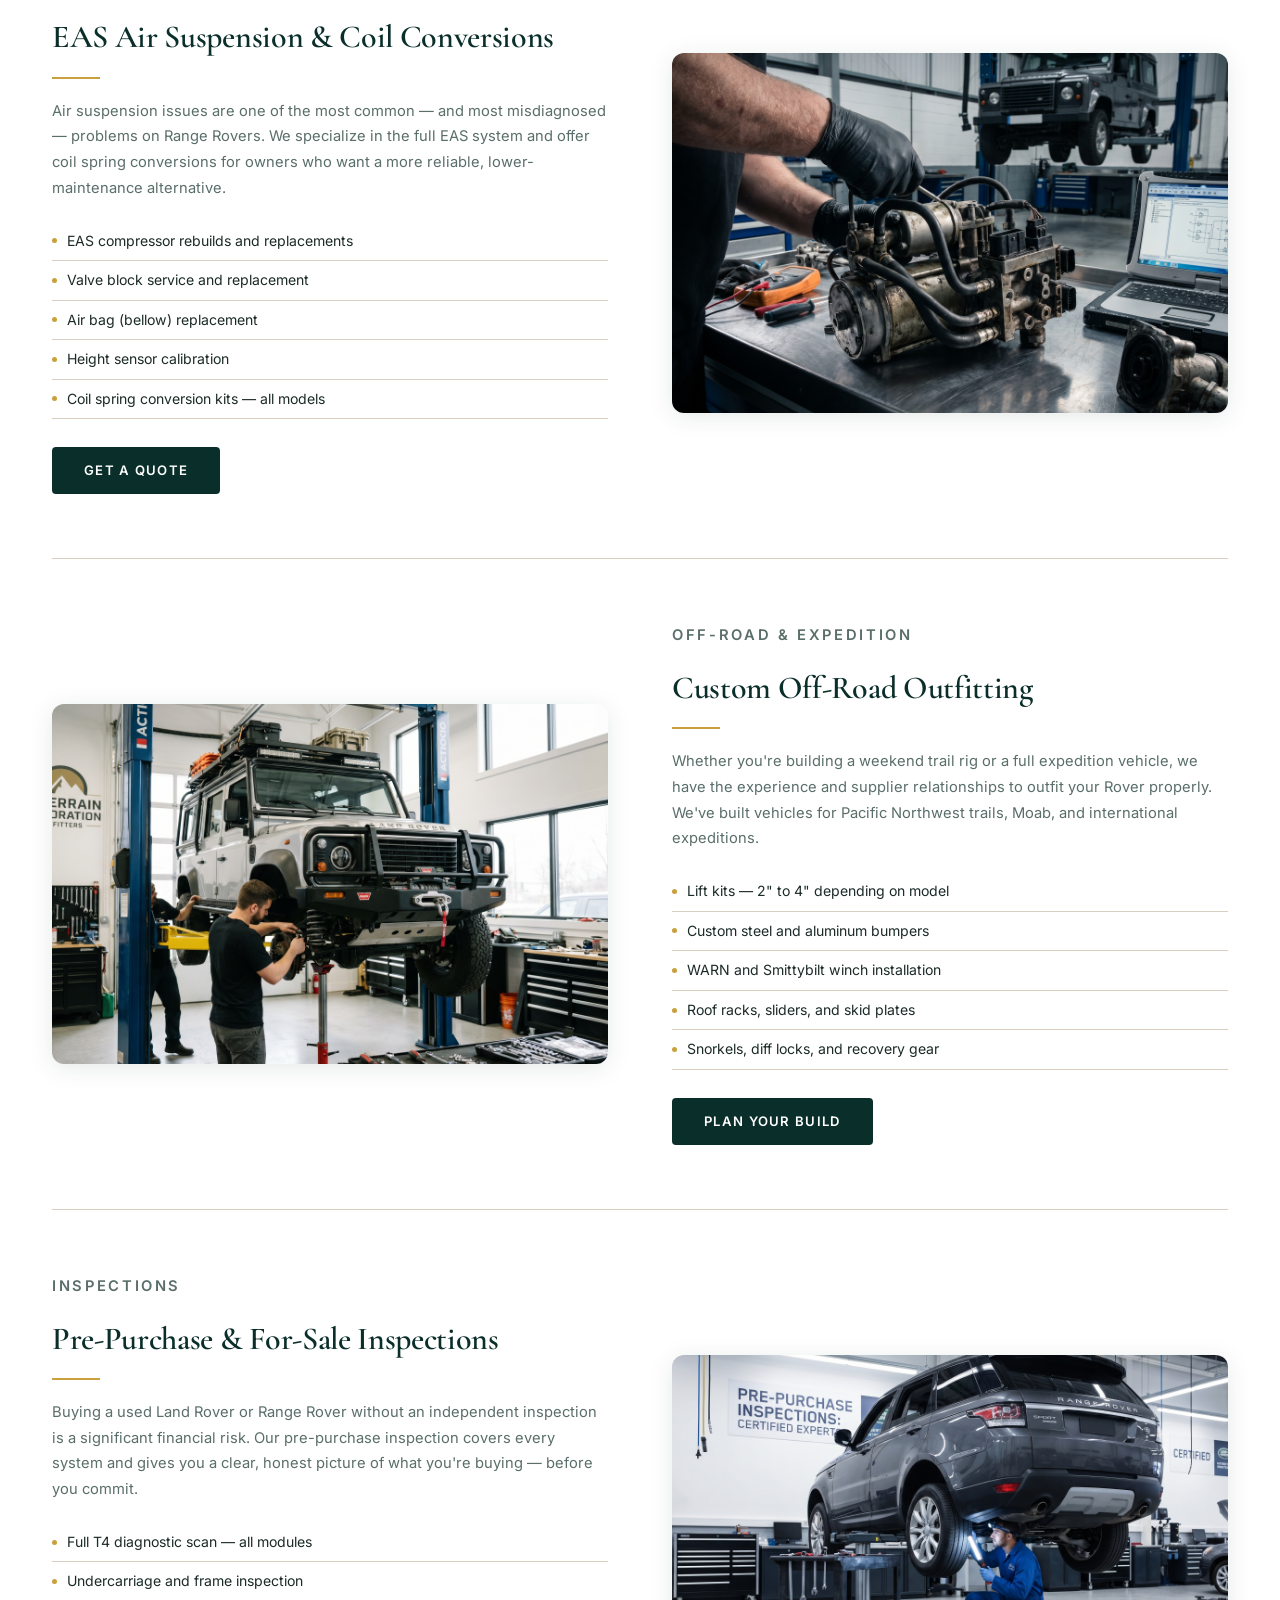
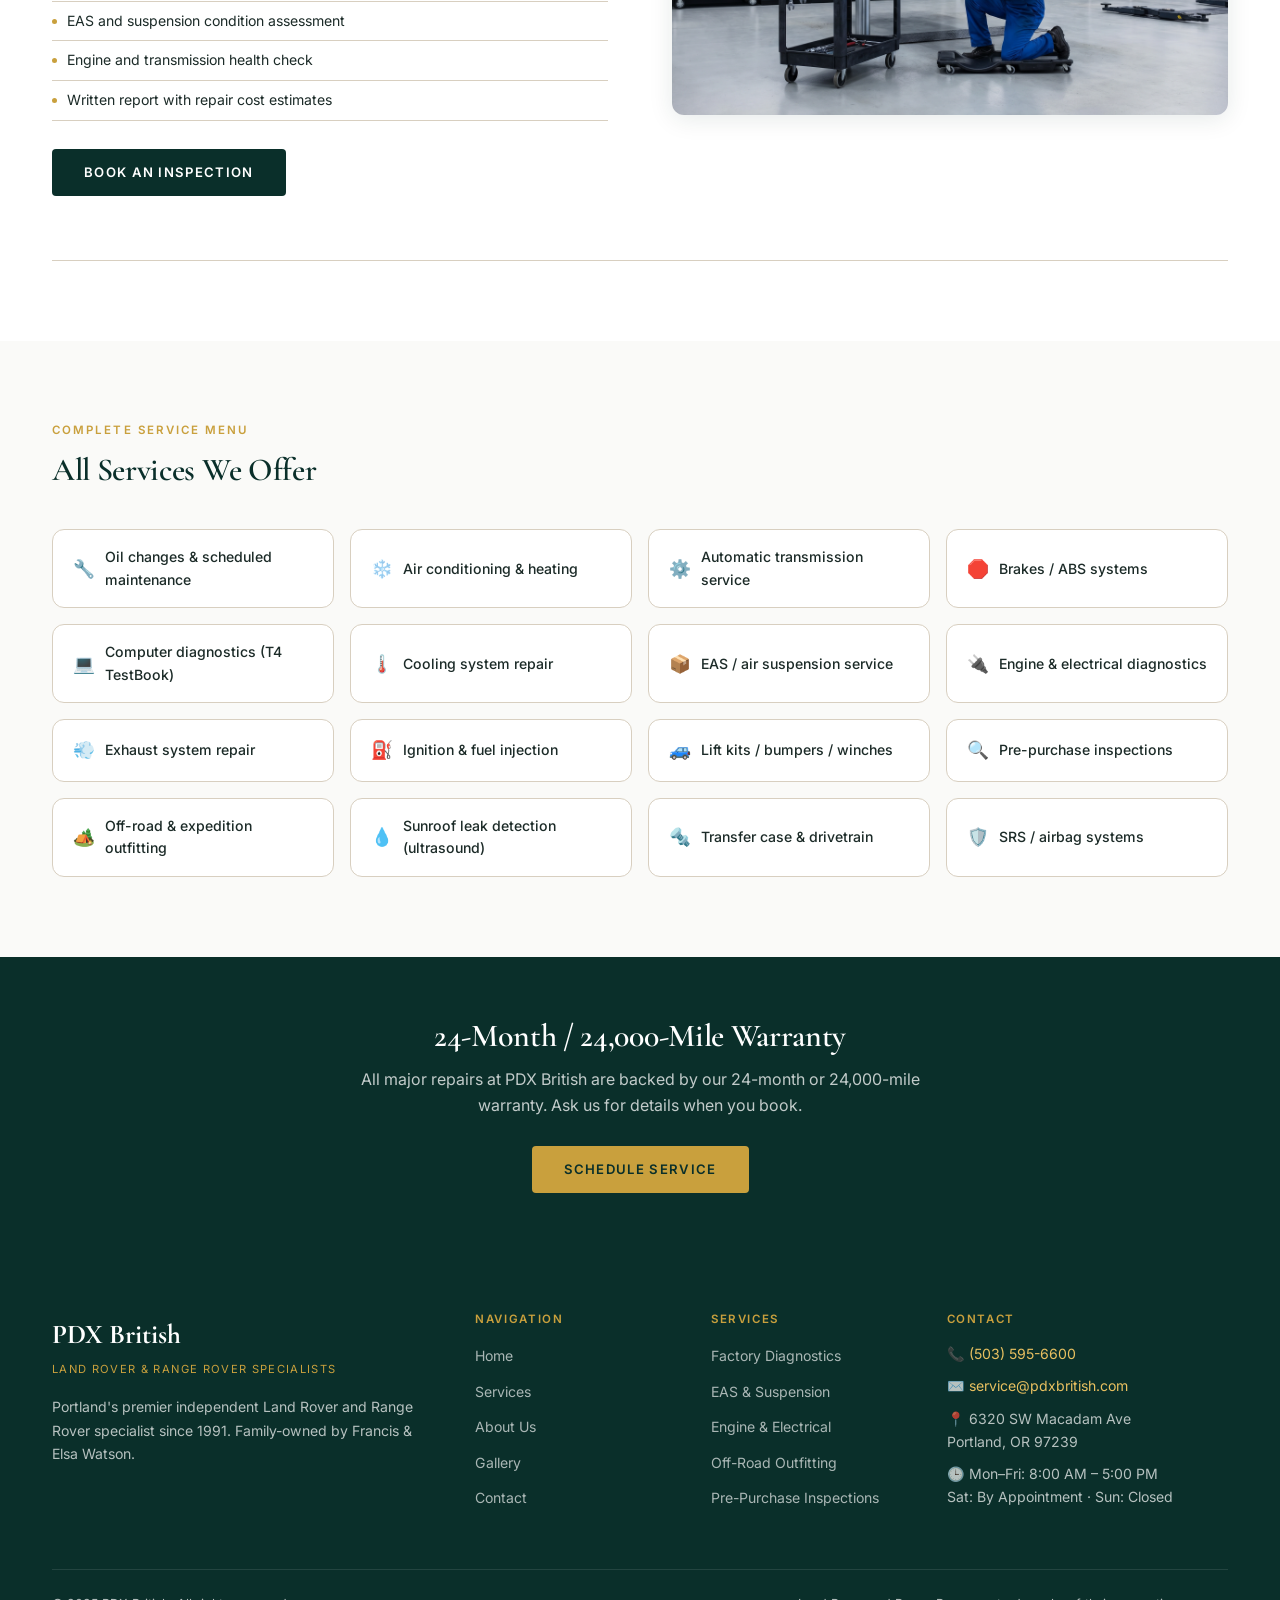
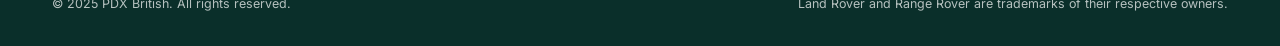
<file: services.html>
<!DOCTYPE html>
<html lang="en">
<head>
  <meta charset="UTF-8">
  <meta name="viewport" content="width=device-width, initial-scale=1.0">
  <title>Services | PDX British – Land Rover & Range Rover Specialists</title>
  <meta name="description" content="PDX British offers full-service Land Rover and Range Rover repair in Portland, OR. Factory T4 diagnostics, EAS suspension, engine rebuilds, off-road outfitting, and more.">
  <link rel="stylesheet" href="shared.css">
  <style>
    .page-hero {
      background: linear-gradient(rgba(10,47,42,0.78), rgba(10,47,42,0.78)), url('images/gallery-engine.jpg') center/cover no-repeat;
      padding: 100px 0 80px;
      color: #fff;
      text-align: center;
    }
    .page-hero h1 { font-size: 3rem; color: #fff; margin-bottom: 12px; }
    .page-hero p { font-size: 1.05rem; color: rgba(255,255,255,0.8); max-width: 560px; margin: 0 auto; }
    .breadcrumb { font-size: 0.78rem; color: rgba(255,255,255,0.5); margin-bottom: 16px; letter-spacing: 0.08em; }
    .breadcrumb a { color: var(--gold2); }

    .services-main { padding: 80px 0; }
    .services-intro { max-width: 760px; margin-bottom: 64px; }

    .service-block {
      display: grid;
      grid-template-columns: 1fr 1fr;
      gap: 64px;
      align-items: center;
      padding: 64px 0;
      border-bottom: 1px solid var(--border);
    }
    .service-block.reverse { direction: rtl; }
    .service-block.reverse > * { direction: ltr; }
    .service-block img {
      border-radius: var(--radius-lg);
      height: 360px;
      object-fit: cover;
      box-shadow: var(--shadow);
    }
    .service-block h2 { font-size: 2rem; color: var(--green); margin-bottom: 12px; }
    .service-block p { font-size: 0.92rem; color: var(--muted); line-height: 1.75; margin-bottom: 20px; }
    .service-list { list-style: none; margin-bottom: 28px; }
    .service-list li {
      padding: 8px 0;
      border-bottom: 1px solid var(--border);
      font-size: 0.88rem;
      display: flex;
      align-items: center;
      gap: 10px;
    }
    .service-list li::before {
      content: '';
      width: 5px; height: 5px;
      background: var(--gold);
      border-radius: 50%;
      flex-shrink: 0;
    }

    .full-list { background: var(--light); padding: 80px 0; }
    .full-list h2 { font-size: 2rem; color: var(--green); margin-bottom: 40px; }
    .full-list-grid {
      display: grid;
      grid-template-columns: repeat(4, 1fr);
      gap: 16px;
    }
    .full-list-item {
      background: #fff;
      border: 1px solid var(--border);
      border-radius: var(--radius-lg);
      padding: 16px 20px;
      font-size: 0.88rem;
      font-weight: 500;
      display: flex;
      align-items: center;
      gap: 10px;
      transition: border-color var(--transition), box-shadow var(--transition);
    }
    .full-list-item:hover { border-color: var(--gold); box-shadow: 0 4px 12px rgba(201,160,61,0.12); }
    .full-list-item span { font-size: 1.1rem; }

    .warranty-band {
      background: var(--green);
      padding: 60px 0;
      text-align: center;
      color: #fff;
    }
    .warranty-band h2 { font-size: 2rem; color: #fff; margin-bottom: 12px; }
    .warranty-band p { color: rgba(255,255,255,0.75); max-width: 560px; margin: 0 auto 28px; }

    @media (max-width: 900px) {
      .service-block { grid-template-columns: 1fr; gap: 32px; }
      .service-block.reverse { direction: ltr; }
      .full-list-grid { grid-template-columns: repeat(2, 1fr); }
    }
    @media (max-width: 640px) {
      .full-list-grid { grid-template-columns: 1fr; }
    }
  </style>
</head>
<body>

<div class="top-bar">
  <div class="container">
    📍 Serving Portland, OR &amp; SW Washington &nbsp;|&nbsp; <strong>Mon–Fri 8am–5pm</strong> &nbsp;|&nbsp; <a href="tel:5035956600">(503) 595-6600</a>
  </div>
</div>

<header class="main-header">
  <div class="container header-inner">
    <a href="index.html" class="logo-mark">
      <span class="brand">PDX British</span>
      <span class="sub">Land Rover &amp; Range Rover Specialists</span>
    </a>
    <div class="header-cta">
      <a href="tel:5035956600" class="phone">(503) 595-6600</a>
      <small>Call or text to schedule</small>
    </div>
  </div>
</header>

<nav class="site-nav">
  <div class="container">
    <ul>
      <li><a href="index.html">Home</a></li>
      <li><a href="services.html" class="active">Services</a></li>
      <li><a href="about.html">About</a></li>
      <li><a href="gallery.html">Gallery</a></li>
      <li><a href="contact.html">Contact</a></li>
    </ul>
  </div>
</nav>

<div class="page-hero">
  <div class="container">
    <p class="breadcrumb"><a href="index.html">Home</a> / Services</p>
    <h1>Specialist Services</h1>
    <p>From routine maintenance to full engine rebuilds and custom off-road builds — we handle everything your Rover needs.</p>
  </div>
</div>

<section class="services-main">
  <div class="container">
    <div class="services-intro">
      <p class="section-label">Our Expertise</p>
      <h2 class="section-title">Everything Your Land Rover Needs</h2>
      <div class="gold-rule"></div>
      <p class="section-sub">PDX British has been servicing Land Rovers and Range Rovers since 1991. We use the factory T4 TestBook diagnostic system and have the experience to handle any job — from a simple oil change to a complete drivetrain rebuild.</p>
    </div>

    <!-- Block 1: Diagnostics -->
    <div class="service-block fade-up">
      <img src="images/svc-diagnostics.jpg" alt="Factory T4 TestBook diagnostics">
      <div>
        <p class="section-label">Diagnostics</p>
        <h2>Factory T4 TestBook Diagnostics</h2>
        <div class="gold-rule"></div>
        <p>We use the official Land Rover T4 TestBook diagnostic system — the same tool used by franchised Land Rover dealers. This gives us full access to all vehicle systems, fault codes, live data, and calibration functions that generic scan tools simply cannot reach.</p>
        <ul class="service-list">
          <li>Full system fault code reading and clearing</li>
          <li>Live data monitoring across all modules</li>
          <li>EAS calibration and height sensor programming</li>
          <li>Transmission and transfer case adaptation</li>
          <li>Airbag and SRS system diagnostics</li>
        </ul>
        <a href="contact.html" class="btn btn-green">Book a Diagnostic</a>
      </div>
    </div>

    <!-- Block 2: EAS Suspension -->
    <div class="service-block reverse fade-up">
      <img src="images/svc-suspension.jpg" alt="EAS air suspension service">
      <div>
        <p class="section-label">Suspension</p>
        <h2>EAS Air Suspension &amp; Coil Conversions</h2>
        <div class="gold-rule"></div>
        <p>Air suspension issues are one of the most common — and most misdiagnosed — problems on Range Rovers. We specialize in the full EAS system and offer coil spring conversions for owners who want a more reliable, lower-maintenance alternative.</p>
        <ul class="service-list">
          <li>EAS compressor rebuilds and replacements</li>
          <li>Valve block service and replacement</li>
          <li>Air bag (bellow) replacement</li>
          <li>Height sensor calibration</li>
          <li>Coil spring conversion kits — all models</li>
        </ul>
        <a href="contact.html" class="btn btn-green">Get a Quote</a>
      </div>
    </div>

    <!-- Block 3: Off-Road -->
    <div class="service-block fade-up">
      <img src="images/svc-offroad.jpg" alt="Off-road outfitting">
      <div>
        <p class="section-label">Off-Road &amp; Expedition</p>
        <h2>Custom Off-Road Outfitting</h2>
        <div class="gold-rule"></div>
        <p>Whether you're building a weekend trail rig or a full expedition vehicle, we have the experience and supplier relationships to outfit your Rover properly. We've built vehicles for Pacific Northwest trails, Moab, and international expeditions.</p>
        <ul class="service-list">
          <li>Lift kits — 2" to 4" depending on model</li>
          <li>Custom steel and aluminum bumpers</li>
          <li>WARN and Smittybilt winch installation</li>
          <li>Roof racks, sliders, and skid plates</li>
          <li>Snorkels, diff locks, and recovery gear</li>
        </ul>
        <a href="contact.html" class="btn btn-green">Plan Your Build</a>
      </div>
    </div>

    <!-- Block 4: Inspections -->
    <div class="service-block reverse fade-up">
      <img src="images/svc-inspection.jpg" alt="Pre-purchase inspection">
      <div>
        <p class="section-label">Inspections</p>
        <h2>Pre-Purchase &amp; For-Sale Inspections</h2>
        <div class="gold-rule"></div>
        <p>Buying a used Land Rover or Range Rover without an independent inspection is a significant financial risk. Our pre-purchase inspection covers every system and gives you a clear, honest picture of what you're buying — before you commit.</p>
        <ul class="service-list">
          <li>Full T4 diagnostic scan — all modules</li>
          <li>Undercarriage and frame inspection</li>
          <li>EAS and suspension condition assessment</li>
          <li>Engine and transmission health check</li>
          <li>Written report with repair cost estimates</li>
        </ul>
        <a href="contact.html" class="btn btn-green">Book an Inspection</a>
      </div>
    </div>
  </div>
</section>

<!-- FULL SERVICE LIST -->
<section class="full-list">
  <div class="container">
    <p class="section-label">Complete Service Menu</p>
    <h2>All Services We Offer</h2>
    <div class="full-list-grid">
      <div class="full-list-item"><span>🔧</span> Oil changes &amp; scheduled maintenance</div>
      <div class="full-list-item"><span>❄️</span> Air conditioning &amp; heating</div>
      <div class="full-list-item"><span>⚙️</span> Automatic transmission service</div>
      <div class="full-list-item"><span>🛑</span> Brakes / ABS systems</div>
      <div class="full-list-item"><span>💻</span> Computer diagnostics (T4 TestBook)</div>
      <div class="full-list-item"><span>🌡️</span> Cooling system repair</div>
      <div class="full-list-item"><span>📦</span> EAS / air suspension service</div>
      <div class="full-list-item"><span>🔌</span> Engine &amp; electrical diagnostics</div>
      <div class="full-list-item"><span>💨</span> Exhaust system repair</div>
      <div class="full-list-item"><span>⛽</span> Ignition &amp; fuel injection</div>
      <div class="full-list-item"><span>🚙</span> Lift kits / bumpers / winches</div>
      <div class="full-list-item"><span>🔍</span> Pre-purchase inspections</div>
      <div class="full-list-item"><span>🏕️</span> Off-road &amp; expedition outfitting</div>
      <div class="full-list-item"><span>💧</span> Sunroof leak detection (ultrasound)</div>
      <div class="full-list-item"><span>🔩</span> Transfer case &amp; drivetrain</div>
      <div class="full-list-item"><span>🛡️</span> SRS / airbag systems</div>
    </div>
  </div>
</section>

<!-- WARRANTY BAND -->
<div class="warranty-band">
  <div class="container">
    <h2>24-Month / 24,000-Mile Warranty</h2>
    <p>All major repairs at PDX British are backed by our 24-month or 24,000-mile warranty. Ask us for details when you book.</p>
    <a href="contact.html" class="btn btn-gold">Schedule Service</a>
  </div>
</div>

<footer>
  <div class="container">
    <div class="footer-grid">
      <div class="footer-brand">
        <div class="brand">PDX British</div>
        <div class="sub">Land Rover &amp; Range Rover Specialists</div>
        <p>Portland's premier independent Land Rover and Range Rover specialist since 1991. Family-owned by Francis &amp; Elsa Watson.</p>
      </div>
      <div>
        <h4>Navigation</h4>
        <ul>
          <li><a href="index.html">Home</a></li>
          <li><a href="services.html">Services</a></li>
          <li><a href="about.html">About Us</a></li>
          <li><a href="gallery.html">Gallery</a></li>
          <li><a href="contact.html">Contact</a></li>
        </ul>
      </div>
      <div>
        <h4>Services</h4>
        <ul>
          <li><a href="services.html">Factory Diagnostics</a></li>
          <li><a href="services.html">EAS &amp; Suspension</a></li>
          <li><a href="services.html">Engine &amp; Electrical</a></li>
          <li><a href="services.html">Off-Road Outfitting</a></li>
          <li><a href="services.html">Pre-Purchase Inspections</a></li>
        </ul>
      </div>
      <div class="footer-contact">
        <h4>Contact</h4>
        <p>📞 <a href="tel:5035956600">(503) 595-6600</a></p>
        <p>✉️ <a href="mailto:service@pdxbritish.com">service@pdxbritish.com</a></p>
        <p>📍 6320 SW Macadam Ave<br>Portland, OR 97239</p>
        <p>🕒 Mon–Fri: 8:00 AM – 5:00 PM<br>Sat: By Appointment · Sun: Closed</p>
      </div>
    </div>
    <div class="footer-bottom">
      <span>© 2025 PDX British. All rights reserved.</span>
      <span>Land Rover and Range Rover are trademarks of their respective owners.</span>
    </div>
  </div>
</footer>

</body>
</html>
</file>
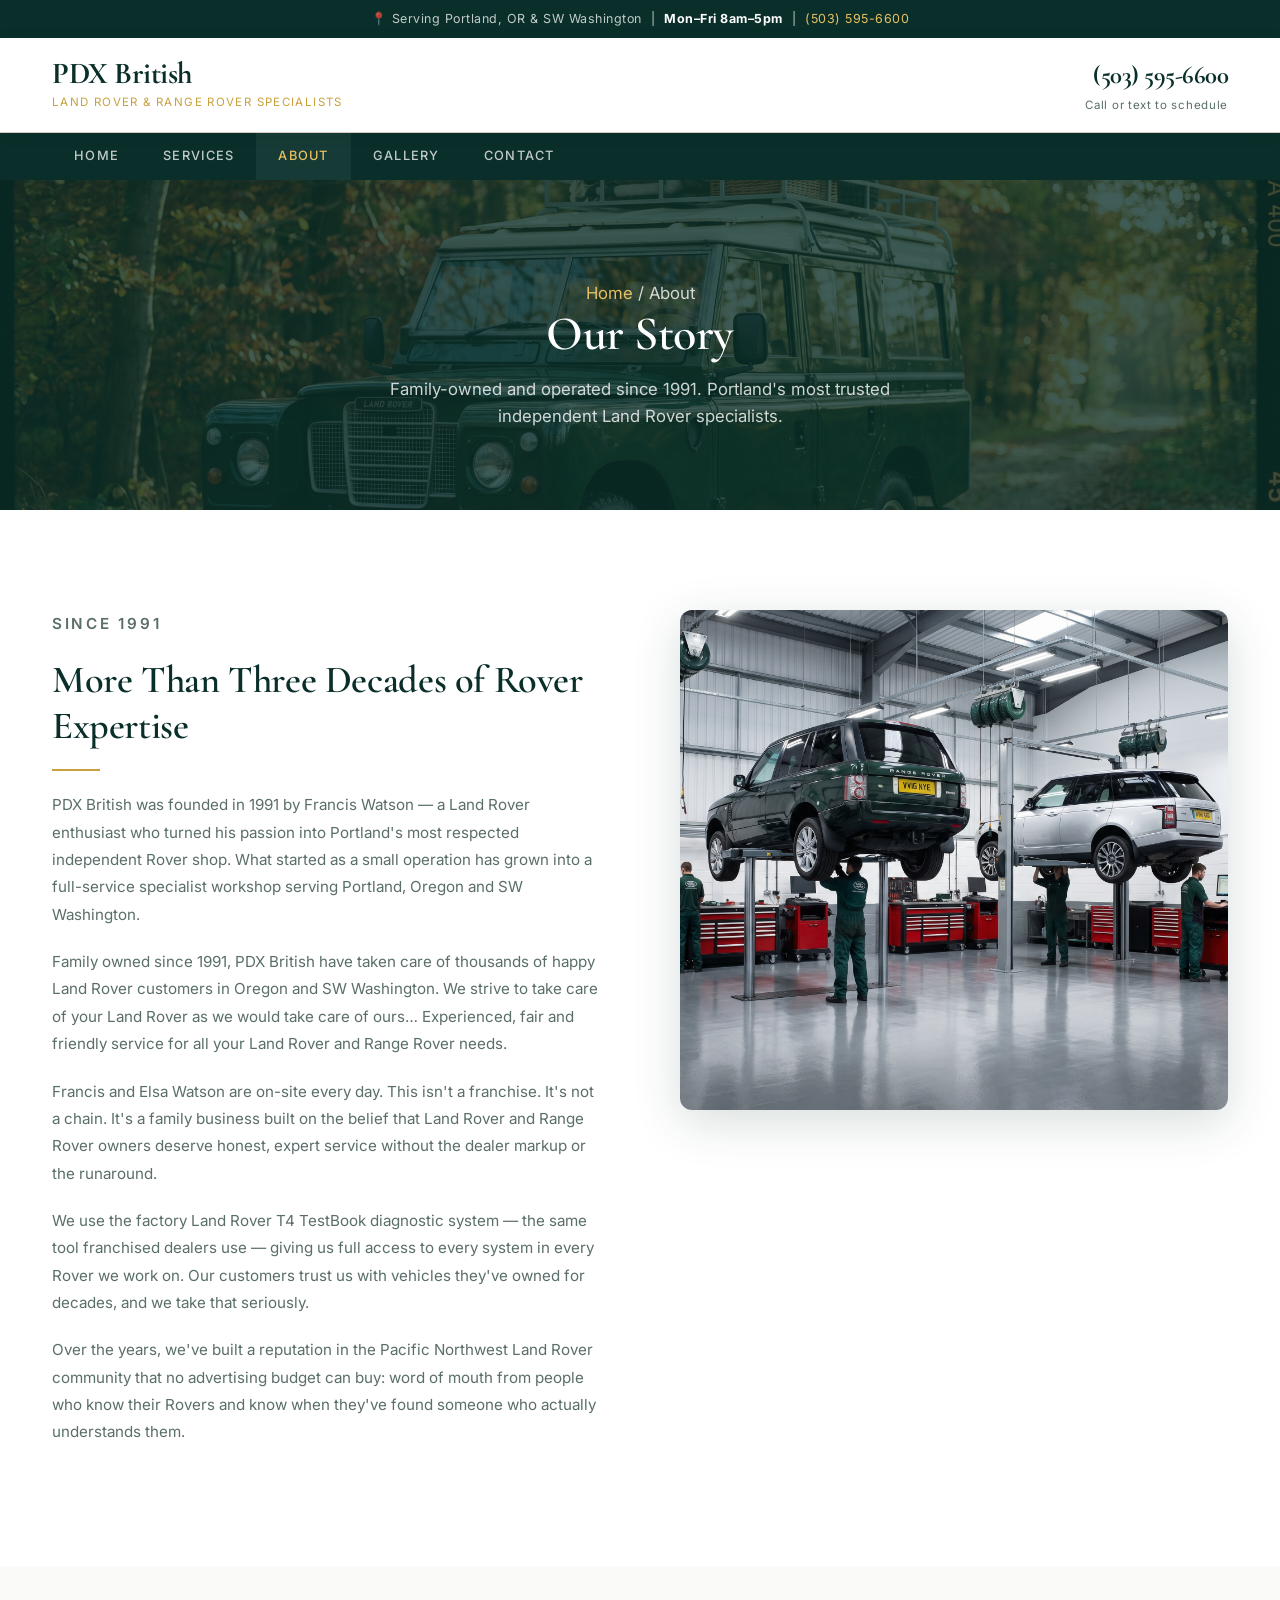
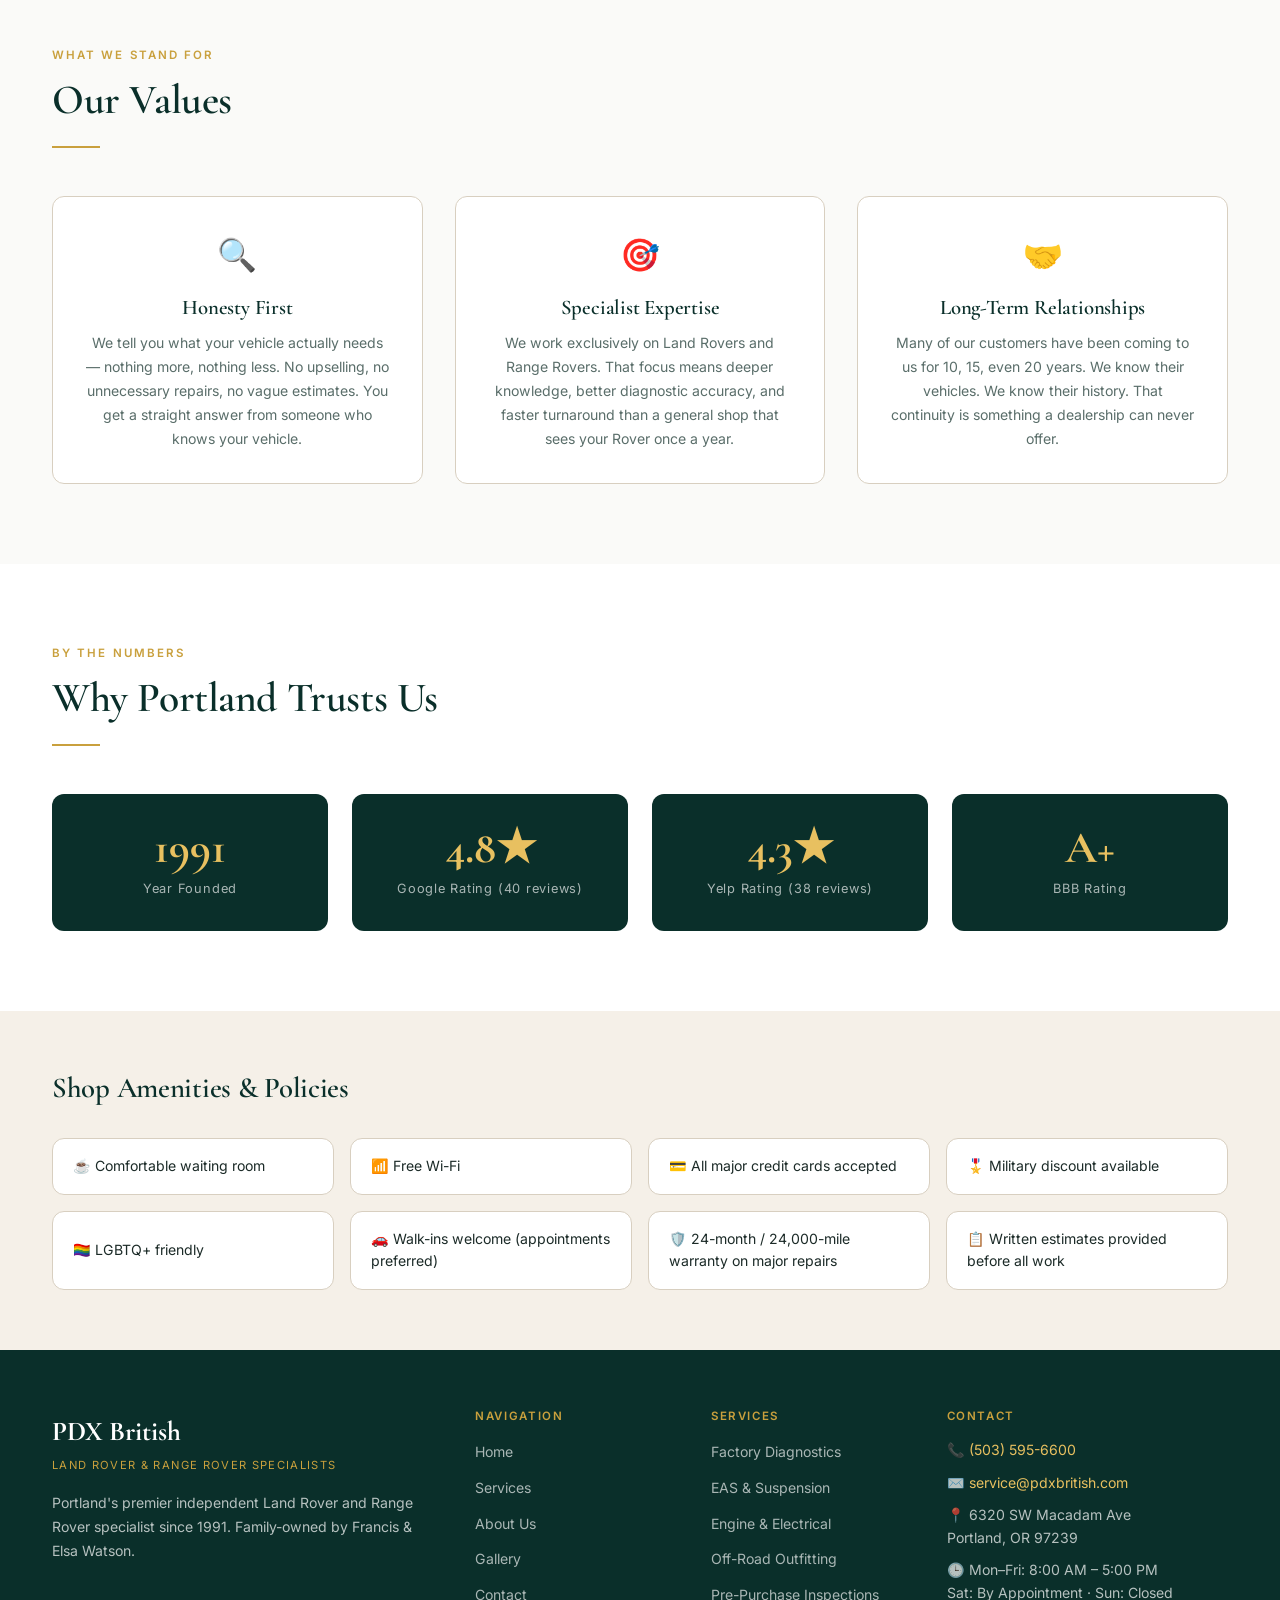
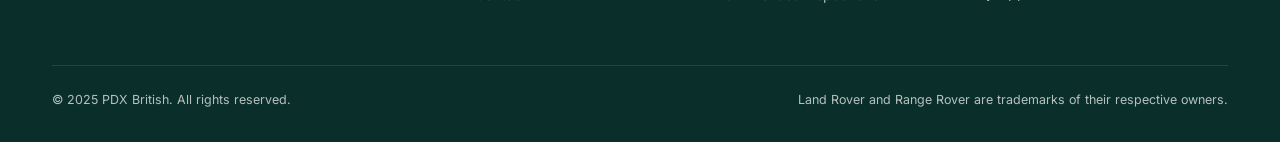
<file: premium_site/about.html>
<!DOCTYPE html>
<html lang="en">
<head>
  <meta charset="UTF-8">
  <meta name="viewport" content="width=device-width, initial-scale=1.0">
  <title>About Us | PDX British – Land Rover & Range Rover Specialists</title>
  <meta name="description" content="PDX British has been Portland's trusted independent Land Rover and Range Rover specialist since 1991. Meet owners Francis and Elsa Watson.">
  <link rel="stylesheet" href="shared.css">
  <style>
    .page-hero {
      background: linear-gradient(rgba(10,47,42,0.78), rgba(10,47,42,0.78)), url('images/gallery-classic.jpg') center/cover no-repeat;
      padding: 100px 0 80px;
      color: #fff;
      text-align: center;
    }
    .page-hero h1 { font-size: 3rem; color: #fff; margin-bottom: 12px; }
    .page-hero p { font-size: 1.05rem; color: rgba(255,255,255,0.8); max-width: 560px; margin: 0 auto; }
    .breadcrumb { font-size: 0.78rem; color: rgba(255,255,255,0.5); margin-bottom: 16px; }
    .breadcrumb a { color: var(--gold2); }

    .about-story { padding: 100px 0; }
    .story-grid {
      display: grid;
      grid-template-columns: 1fr 1fr;
      gap: 80px;
      align-items: start;
    }
    .story-text h2 { font-size: 2.4rem; color: var(--green); margin-bottom: 16px; }
    .story-text p { font-size: 0.95rem; color: var(--muted); line-height: 1.8; margin-bottom: 20px; }
    .story-img img {
      border-radius: var(--radius-lg);
      height: 500px;
      object-fit: cover;
      box-shadow: var(--shadow-lg);
    }

    .values { background: var(--light); padding: 80px 0; }
    .values-grid {
      display: grid;
      grid-template-columns: repeat(3, 1fr);
      gap: 32px;
      margin-top: 48px;
    }
    .value-card {
      background: #fff;
      border: 1px solid var(--border);
      border-radius: var(--radius-lg);
      padding: 32px;
      text-align: center;
    }
    .value-icon { font-size: 2rem; margin-bottom: 16px; }
    .value-card h3 { font-size: 1.3rem; color: var(--green); margin-bottom: 10px; }
    .value-card p { font-size: 0.88rem; color: var(--muted); line-height: 1.7; }

    .trust-section { padding: 80px 0; }
    .trust-grid {
      display: grid;
      grid-template-columns: repeat(4, 1fr);
      gap: 24px;
      margin-top: 48px;
      text-align: center;
    }
    .trust-card {
      background: var(--green);
      color: #fff;
      border-radius: var(--radius-lg);
      padding: 32px 20px;
    }
    .trust-num {
      font-family: 'Cormorant Garamond', serif;
      font-size: 2.8rem;
      font-weight: 700;
      color: var(--gold2);
      line-height: 1;
    }
    .trust-card p { font-size: 0.8rem; color: rgba(255,255,255,0.65); margin-top: 8px; letter-spacing: 0.06em; }

    .amenities { background: var(--cream); padding: 60px 0; }
    .amenities h2 { font-size: 1.8rem; color: var(--green); margin-bottom: 32px; }
    .amenities-grid {
      display: grid;
      grid-template-columns: repeat(4, 1fr);
      gap: 16px;
    }
    .amenity {
      background: #fff;
      border: 1px solid var(--border);
      border-radius: var(--radius-lg);
      padding: 16px 20px;
      font-size: 0.88rem;
      display: flex;
      align-items: center;
      gap: 10px;
    }

    @media (max-width: 900px) {
      .story-grid { grid-template-columns: 1fr; gap: 40px; }
      .story-img img { height: 320px; }
      .values-grid { grid-template-columns: 1fr; }
      .trust-grid { grid-template-columns: repeat(2, 1fr); }
      .amenities-grid { grid-template-columns: repeat(2, 1fr); }
    }
    @media (max-width: 640px) {
      .trust-grid { grid-template-columns: 1fr; }
      .amenities-grid { grid-template-columns: 1fr; }
    }
  </style>
</head>
<body>

<div class="top-bar">
  <div class="container">
    📍 Serving Portland, OR &amp; SW Washington &nbsp;|&nbsp; <strong>Mon–Fri 8am–5pm</strong> &nbsp;|&nbsp; <a href="tel:5035956600">(503) 595-6600</a>
  </div>
</div>

<header class="main-header">
  <div class="container header-inner">
    <a href="index.html" class="logo-mark">
      <span class="brand">PDX British</span>
      <span class="sub">Land Rover &amp; Range Rover Specialists</span>
    </a>
    <div class="header-cta">
      <a href="tel:5035956600" class="phone">(503) 595-6600</a>
      <small>Call or text to schedule</small>
    </div>
  </div>
</header>

<nav class="site-nav">
  <div class="container">
    <ul>
      <li><a href="index.html">Home</a></li>
      <li><a href="services.html">Services</a></li>
      <li><a href="about.html" class="active">About</a></li>
      <li><a href="gallery.html">Gallery</a></li>
      <li><a href="contact.html">Contact</a></li>
    </ul>
  </div>
</nav>

<div class="page-hero">
  <div class="container">
    <p class="breadcrumb"><a href="index.html">Home</a> / About</p>
    <h1>Our Story</h1>
    <p>Family-owned and operated since 1991. Portland's most trusted independent Land Rover specialists.</p>
  </div>
</div>

<section class="about-story">
  <div class="container">
    <div class="story-grid">
      <div class="story-text fade-up">
        <p class="section-label">Since 1991</p>
        <h2>More Than Three Decades of Rover Expertise</h2>
        <div class="gold-rule"></div>
        <p>PDX British was founded in 1991 by Francis Watson — a Land Rover enthusiast who turned his passion into Portland's most respected independent Rover shop. What started as a small operation has grown into a full-service specialist workshop serving Portland, Oregon and SW Washington.</p>
        <p>Family owned since 1991, PDX British have taken care of thousands of happy Land Rover customers in Oregon and SW Washington. We strive to take care of your Land Rover as we would take care of ours&hellip; Experienced, fair and friendly service for all your Land Rover and Range Rover needs.</p>
        <p>Francis and Elsa Watson are on-site every day. This isn't a franchise. It's not a chain. It's a family business built on the belief that Land Rover and Range Rover owners deserve honest, expert service without the dealer markup or the runaround.</p>
        <p>We use the factory Land Rover T4 TestBook diagnostic system — the same tool franchised dealers use — giving us full access to every system in every Rover we work on. Our customers trust us with vehicles they've owned for decades, and we take that seriously.</p>
        <p>Over the years, we've built a reputation in the Pacific Northwest Land Rover community that no advertising budget can buy: word of mouth from people who know their Rovers and know when they've found someone who actually understands them.</p>
      </div>
      <div class="story-img fade-up delay-2">
        <img src="images/gallery-shop.jpg" alt="PDX British workshop">
      </div>
    </div>
  </div>
</section>

<section class="values">
  <div class="container">
    <p class="section-label">What We Stand For</p>
    <h2 class="section-title">Our Values</h2>
    <div class="gold-rule"></div>
    <div class="values-grid">
      <div class="value-card fade-up">
        <div class="value-icon">🔍</div>
        <h3>Honesty First</h3>
        <p>We tell you what your vehicle actually needs — nothing more, nothing less. No upselling, no unnecessary repairs, no vague estimates. You get a straight answer from someone who knows your vehicle.</p>
      </div>
      <div class="value-card fade-up delay-1">
        <div class="value-icon">🎯</div>
        <h3>Specialist Expertise</h3>
        <p>We work exclusively on Land Rovers and Range Rovers. That focus means deeper knowledge, better diagnostic accuracy, and faster turnaround than a general shop that sees your Rover once a year.</p>
      </div>
      <div class="value-card fade-up delay-2">
        <div class="value-icon">🤝</div>
        <h3>Long-Term Relationships</h3>
        <p>Many of our customers have been coming to us for 10, 15, even 20 years. We know their vehicles. We know their history. That continuity is something a dealership can never offer.</p>
      </div>
    </div>
  </div>
</section>

<section class="trust-section">
  <div class="container">
    <p class="section-label">By the Numbers</p>
    <h2 class="section-title">Why Portland Trusts Us</h2>
    <div class="gold-rule"></div>
    <div class="trust-grid">
      <div class="trust-card fade-up">
        <div class="trust-num">1991</div>
        <p>Year Founded</p>
      </div>
      <div class="trust-card fade-up delay-1">
        <div class="trust-num">4.8★</div>
        <p>Google Rating (40 reviews)</p>
      </div>
      <div class="trust-card fade-up delay-2">
        <div class="trust-num">4.3★</div>
        <p>Yelp Rating (38 reviews)</p>
      </div>
      <div class="trust-card fade-up delay-3">
        <div class="trust-num">A+</div>
        <p>BBB Rating</p>
      </div>
    </div>
  </div>
</section>

<section class="amenities">
  <div class="container">
    <h2>Shop Amenities &amp; Policies</h2>
    <div class="amenities-grid">
      <div class="amenity">☕ Comfortable waiting room</div>
      <div class="amenity">📶 Free Wi-Fi</div>
      <div class="amenity">💳 All major credit cards accepted</div>
      <div class="amenity">🎖️ Military discount available</div>
      <div class="amenity">🏳️‍🌈 LGBTQ+ friendly</div>
      <div class="amenity">🚗 Walk-ins welcome (appointments preferred)</div>
      <div class="amenity">🛡️ 24-month / 24,000-mile warranty on major repairs</div>
      <div class="amenity">📋 Written estimates provided before all work</div>
    </div>
  </div>
</section>

<footer>
  <div class="container">
    <div class="footer-grid">
      <div class="footer-brand">
        <div class="brand">PDX British</div>
        <div class="sub">Land Rover &amp; Range Rover Specialists</div>
        <p>Portland's premier independent Land Rover and Range Rover specialist since 1991. Family-owned by Francis &amp; Elsa Watson.</p>
      </div>
      <div>
        <h4>Navigation</h4>
        <ul>
          <li><a href="index.html">Home</a></li>
          <li><a href="services.html">Services</a></li>
          <li><a href="about.html">About Us</a></li>
          <li><a href="gallery.html">Gallery</a></li>
          <li><a href="contact.html">Contact</a></li>
        </ul>
      </div>
      <div>
        <h4>Services</h4>
        <ul>
          <li><a href="services.html">Factory Diagnostics</a></li>
          <li><a href="services.html">EAS &amp; Suspension</a></li>
          <li><a href="services.html">Engine &amp; Electrical</a></li>
          <li><a href="services.html">Off-Road Outfitting</a></li>
          <li><a href="services.html">Pre-Purchase Inspections</a></li>
        </ul>
      </div>
      <div class="footer-contact">
        <h4>Contact</h4>
        <p>📞 <a href="tel:5035956600">(503) 595-6600</a></p>
        <p>✉️ <a href="mailto:service@pdxbritish.com">service@pdxbritish.com</a></p>
        <p>📍 6320 SW Macadam Ave<br>Portland, OR 97239</p>
        <p>🕒 Mon–Fri: 8:00 AM – 5:00 PM<br>Sat: By Appointment · Sun: Closed</p>
      </div>
    </div>
    <div class="footer-bottom">
      <span>© 2025 PDX British. All rights reserved.</span>
      <span>Land Rover and Range Rover are trademarks of their respective owners.</span>
    </div>
  </div>
</footer>

</body>
</html>
</file>
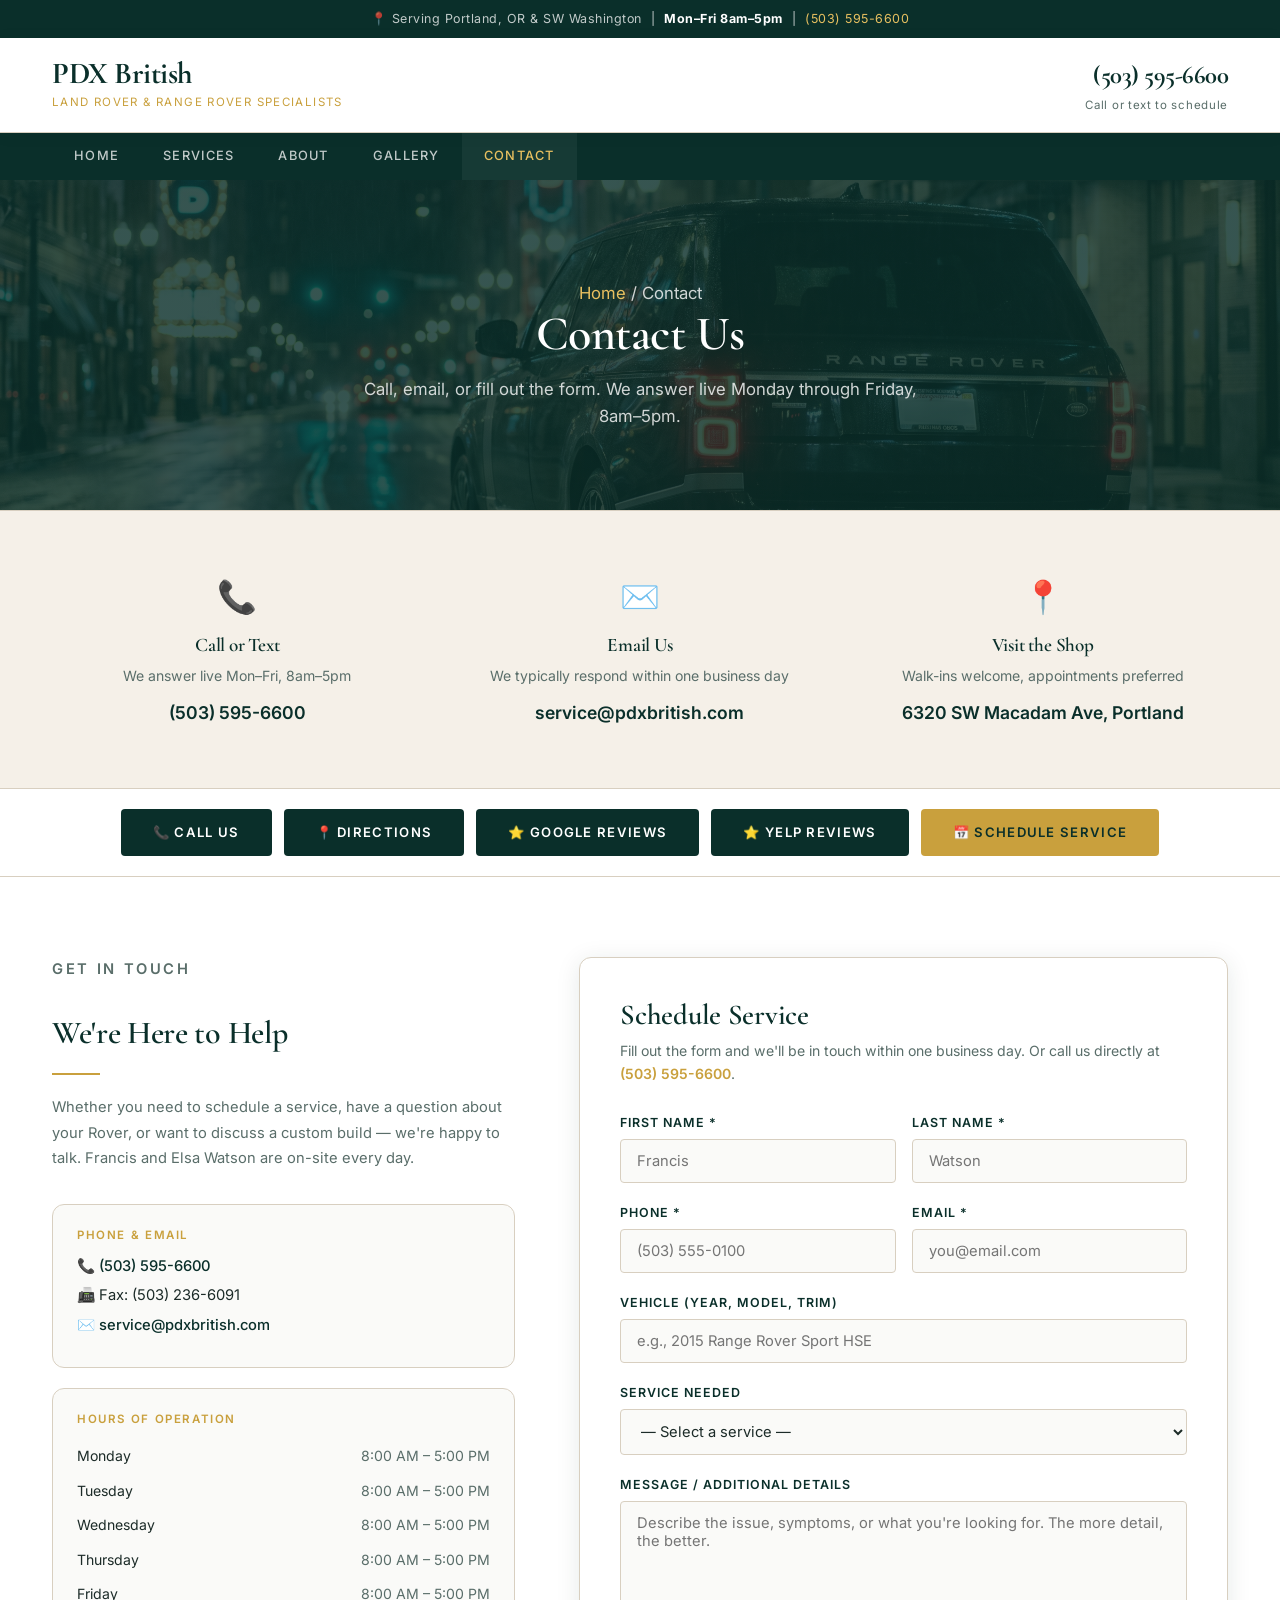
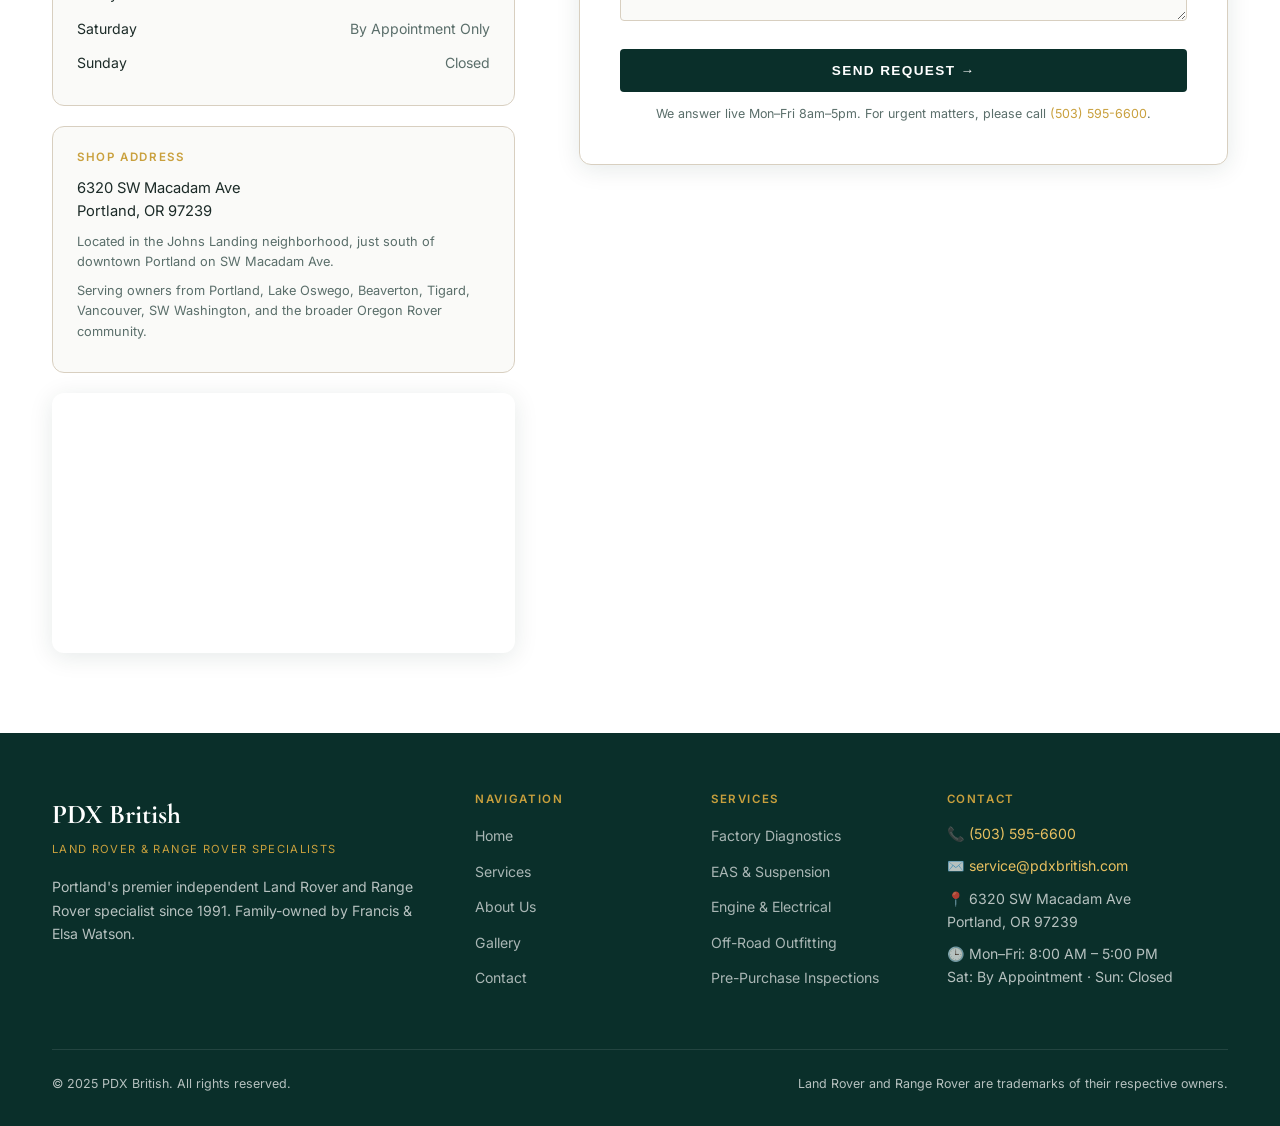
<file: premium_site/contact.html>
<!DOCTYPE html>
<html lang="en">
<head>
  <meta charset="UTF-8">
  <meta name="viewport" content="width=device-width, initial-scale=1.0">
  <title>Contact | PDX British – Land Rover & Range Rover Specialists</title>
  <meta name="description" content="Contact PDX British in Portland, OR. Call (503) 595-6600, email service@pdxbritish.com, or use our online form. Mon–Fri 8am–5pm.">
  <link rel="stylesheet" href="shared.css">
  <style>
    .page-hero {
      background: linear-gradient(rgba(10,47,42,0.82), rgba(10,47,42,0.82)), url('images/gallery-luxury.jpg') center/cover no-repeat;
      padding: 100px 0 80px;
      color: #fff;
      text-align: center;
    }
    .page-hero h1 { font-size: 3rem; color: #fff; margin-bottom: 12px; }
    .page-hero p { font-size: 1.05rem; color: rgba(255,255,255,0.8); max-width: 560px; margin: 0 auto; }
    .breadcrumb { font-size: 0.78rem; color: rgba(255,255,255,0.5); margin-bottom: 16px; }
    .breadcrumb a { color: var(--gold2); }

    .contact-section { padding: 80px 0; }
    .contact-layout {
      display: grid;
      grid-template-columns: 1fr 1.4fr;
      gap: 64px;
      align-items: start;
    }

    /* Info column */
    .contact-info-col h2 { font-size: 2rem; color: var(--green); margin-bottom: 16px; }
    .contact-info-col p { font-size: 0.92rem; color: var(--muted); line-height: 1.75; margin-bottom: 32px; }

    .info-block {
      background: var(--light);
      border: 1px solid var(--border);
      border-radius: var(--radius-lg);
      padding: 24px;
      margin-bottom: 20px;
    }
    .info-block h3 {
      font-family: 'Inter', sans-serif;
      font-size: 0.72rem;
      letter-spacing: 0.14em;
      text-transform: uppercase;
      color: var(--gold);
      font-weight: 600;
      margin-bottom: 12px;
    }
    .info-block p {
      font-size: 0.92rem;
      color: var(--text);
      margin-bottom: 6px;
      line-height: 1.6;
    }
    .info-block a { color: var(--green); font-weight: 500; }
    .info-block a:hover { color: var(--gold); }

    .hours-table { width: 100%; border-collapse: collapse; font-size: 0.88rem; }
    .hours-table tr td { padding: 6px 0; color: var(--text); }
    .hours-table tr td:last-child { text-align: right; color: var(--muted); }
    .hours-table tr.today td { font-weight: 600; color: var(--green); }

    .map-wrap {
      border-radius: var(--radius-lg);
      overflow: hidden;
      height: 260px;
      margin-top: 20px;
      box-shadow: var(--shadow);
    }
    .map-wrap iframe { width: 100%; height: 100%; border: 0; }

    /* Form column */
    .contact-form-col {
      background: #fff;
      border: 1px solid var(--border);
      border-radius: var(--radius-lg);
      padding: 40px;
      box-shadow: var(--shadow);
    }
    .contact-form-col h2 { font-size: 1.8rem; color: var(--green); margin-bottom: 8px; }
    .contact-form-col > p { font-size: 0.88rem; color: var(--muted); margin-bottom: 28px; }

    .form-row {
      display: grid;
      grid-template-columns: 1fr 1fr;
      gap: 16px;
    }
    .form-group { margin-bottom: 20px; }
    .form-group label {
      display: block;
      font-size: 0.78rem;
      font-weight: 600;
      letter-spacing: 0.08em;
      text-transform: uppercase;
      color: var(--green);
      margin-bottom: 6px;
    }
    .form-group input,
    .form-group select,
    .form-group textarea {
      width: 100%;
      padding: 12px 16px;
      border: 1.5px solid var(--border);
      border-radius: var(--radius);
      font-family: 'Inter', sans-serif;
      font-size: 0.92rem;
      color: var(--text);
      background: var(--light);
      transition: border-color var(--transition), box-shadow var(--transition);
      outline: none;
    }
    .form-group input:focus,
    .form-group select:focus,
    .form-group textarea:focus {
      border-color: var(--gold);
      box-shadow: 0 0 0 3px rgba(201,160,61,0.15);
      background: #fff;
    }
    .form-group textarea { resize: vertical; min-height: 120px; }

    .form-submit {
      width: 100%;
      padding: 14px;
      background: var(--green);
      color: #fff;
      border: none;
      border-radius: var(--radius);
      font-size: 0.85rem;
      font-weight: 600;
      letter-spacing: 0.1em;
      text-transform: uppercase;
      cursor: pointer;
      transition: background var(--transition), transform var(--transition);
    }
    .form-submit:hover { background: var(--green2); transform: translateY(-2px); }

    .form-note { font-size: 0.78rem; color: var(--muted); text-align: center; margin-top: 12px; }
    .form-note a { color: var(--gold); }

    /* Success message */
    .form-success {
      display: none;
      background: #d1fae5;
      border: 1px solid #6ee7b7;
      border-radius: var(--radius);
      padding: 16px 20px;
      font-size: 0.9rem;
      color: #065f46;
      margin-bottom: 20px;
    }

    /* Quick contact band */
    .quick-band {
      background: var(--cream);
      border-top: 1px solid var(--border);
      border-bottom: 1px solid var(--border);
      padding: 60px 0;
    }
    .quick-grid {
      display: grid;
      grid-template-columns: repeat(3, 1fr);
      gap: 32px;
      text-align: center;
    }
    .quick-item h3 { font-size: 1.2rem; color: var(--green); margin-bottom: 8px; }
    .quick-item p { font-size: 0.88rem; color: var(--muted); margin-bottom: 12px; }
    .quick-item a { font-size: 1.1rem; font-weight: 600; color: var(--green); }
    .quick-item a:hover { color: var(--gold); }
    .quick-icon { font-size: 2rem; margin-bottom: 12px; }

    @media (max-width: 960px) {
      .contact-layout { grid-template-columns: 1fr; gap: 40px; }
      .quick-grid { grid-template-columns: 1fr; }
    }
    @media (max-width: 640px) {
      .form-row { grid-template-columns: 1fr; }
      .contact-form-col { padding: 24px; }
    }
  </style>
</head>
<body>

<div class="top-bar">
  <div class="container">
    📍 Serving Portland, OR &amp; SW Washington &nbsp;|&nbsp; <strong>Mon–Fri 8am–5pm</strong> &nbsp;|&nbsp; <a href="tel:5035956600">(503) 595-6600</a>
  </div>
</div>

<header class="main-header">
  <div class="container header-inner">
    <a href="index.html" class="logo-mark">
      <span class="brand">PDX British</span>
      <span class="sub">Land Rover &amp; Range Rover Specialists</span>
    </a>
    <div class="header-cta">
      <a href="tel:5035956600" class="phone">(503) 595-6600</a>
      <small>Call or text to schedule</small>
    </div>
  </div>
</header>

<nav class="site-nav">
  <div class="container">
    <ul>
      <li><a href="index.html">Home</a></li>
      <li><a href="services.html">Services</a></li>
      <li><a href="about.html">About</a></li>
      <li><a href="gallery.html">Gallery</a></li>
      <li><a href="contact.html" class="active">Contact</a></li>
    </ul>
  </div>
</nav>

<div class="page-hero">
  <div class="container">
    <p class="breadcrumb"><a href="index.html">Home</a> / Contact</p>
    <h1>Contact Us</h1>
    <p>Call, email, or fill out the form. We answer live Monday through Friday, 8am–5pm.</p>
  </div>
</div>

<!-- QUICK CONTACT BAND -->
<div class="quick-band">
  <div class="container">
    <div class="quick-grid">
      <div class="quick-item">
        <div class="quick-icon">📞</div>
        <h3>Call or Text</h3>
        <p>We answer live Mon–Fri, 8am–5pm</p>
        <a href="tel:5035956600">(503) 595-6600</a>
      </div>
      <div class="quick-item">
        <div class="quick-icon">✉️</div>
        <h3>Email Us</h3>
        <p>We typically respond within one business day</p>
        <a href="mailto:service@pdxbritish.com">service@pdxbritish.com</a>
      </div>
      <div class="quick-item">
        <div class="quick-icon">📍</div>
        <h3>Visit the Shop</h3>
        <p>Walk-ins welcome, appointments preferred</p>
        <a href="https://www.google.com/maps/place/PDX+British" target="_blank" rel="noopener noreferrer">6320 SW Macadam Ave, Portland</a>
      </div>
    </div>
  </div>
</div>

<!-- QUICK ACTIONS -->
<div style="background:#fff;border-bottom:1px solid var(--border);padding:20px 0;">
  <div class="container">
    <div style="display:flex;gap:12px;flex-wrap:wrap;justify-content:center;">
      <a href="tel:5035956600" class="btn btn-green" style="display:flex;align-items:center;gap:8px;">📞 Call Us</a>
      <a href="https://www.google.com/maps/dir/?api=1&destination=PDX+British+6320+SW+Macadam+Ave+Portland+OR+97239" target="_blank" rel="noopener noreferrer" class="btn btn-green" style="display:flex;align-items:center;gap:8px;">📍 Directions</a>
      <a href="https://www.google.com/maps/place/PDX+British" target="_blank" rel="noopener noreferrer" class="btn btn-green" style="display:flex;align-items:center;gap:8px;">⭐ Google Reviews</a>
      <a href="https://www.yelp.com/biz/pdx-british-portland" target="_blank" rel="noopener noreferrer" class="btn btn-green" style="display:flex;align-items:center;gap:8px;">⭐ Yelp Reviews</a>
      <a href="#contactForm" class="btn btn-gold" style="display:flex;align-items:center;gap:8px;">📅 Schedule Service</a>
    </div>
  </div>
</div>

<!-- MAIN CONTACT SECTION -->
<section class="contact-section">
  <div class="container">
    <div class="contact-layout">

      <!-- Info Column -->
      <div class="contact-info-col fade-up">
        <p class="section-label">Get in Touch</p>
        <h2>We're Here to Help</h2>
        <div class="gold-rule"></div>
        <p>Whether you need to schedule a service, have a question about your Rover, or want to discuss a custom build — we're happy to talk. Francis and Elsa Watson are on-site every day.</p>

        <div class="info-block">
          <h3>Phone &amp; Email</h3>
          <p>📞 <a href="tel:5035956600">(503) 595-6600</a></p>
          <p>📠 Fax: (503) 236-6091</p>
          <p>✉️ <a href="mailto:service@pdxbritish.com">service@pdxbritish.com</a></p>
        </div>

        <div class="info-block">
          <h3>Hours of Operation</h3>
          <table class="hours-table">
            <tr><td>Monday</td><td>8:00 AM – 5:00 PM</td></tr>
            <tr><td>Tuesday</td><td>8:00 AM – 5:00 PM</td></tr>
            <tr><td>Wednesday</td><td>8:00 AM – 5:00 PM</td></tr>
            <tr><td>Thursday</td><td>8:00 AM – 5:00 PM</td></tr>
            <tr><td>Friday</td><td>8:00 AM – 5:00 PM</td></tr>
            <tr><td>Saturday</td><td>By Appointment Only</td></tr>
            <tr><td>Sunday</td><td>Closed</td></tr>
          </table>
        </div>

        <div class="info-block">
          <h3>Shop Address</h3>
          <p>6320 SW Macadam Ave<br>Portland, OR 97239</p>
          <p style="margin-top:8px;font-size:0.8rem;color:var(--muted);">Located in the Johns Landing neighborhood, just south of downtown Portland on SW Macadam Ave.</p>
          <p style="margin-top:8px;font-size:0.8rem;color:var(--muted);">Serving owners from Portland, Lake Oswego, Beaverton, Tigard, Vancouver, SW Washington, and the broader Oregon Rover community.</p>
        </div>

        <div class="map-wrap">
          <iframe
            src="https://www.google.com/maps/embed?pb=!1m18!1m12!1m3!1d2797.0!2d-122.6784!3d45.4784!2m3!1f0!2f0!3f0!3m2!1i1024!2i768!4f13.1!3m3!1m2!1s0x5495515e2eba8787%3A0x934aee35dc86a7b7!2sPDX%20British!5e0!3m2!1sen!2sus!4v1"
            loading="lazy"
            referrerpolicy="no-referrer-when-downgrade"
            title="PDX British location map">
          </iframe>
        </div>
      </div>

      <!-- Form Column -->
      <div class="contact-form-col fade-up delay-2">
        <h2>Schedule Service</h2>
        <p>Fill out the form and we'll be in touch within one business day. Or call us directly at <a href="tel:5035956600" style="color:var(--gold);font-weight:600;">(503) 595-6600</a>.</p>

        <div class="form-success" id="formSuccess">
          Thanks — this form is ready to connect to PDX British's email system. For now, please call <a href="tel:5035956600" style="color:#065f46;font-weight:600;">(503) 595-6600</a> or email <a href="mailto:service@pdxbritish.com" style="color:#065f46;font-weight:600;">service@pdxbritish.com</a> to request service.
        </div>

        <form id="contactForm" onsubmit="handleSubmit(event)">
          <div class="form-row">
            <div class="form-group">
              <label for="fname">First Name *</label>
              <input type="text" id="fname" name="first_name" required placeholder="Francis">
            </div>
            <div class="form-group">
              <label for="lname">Last Name *</label>
              <input type="text" id="lname" name="last_name" required placeholder="Watson">
            </div>
          </div>
          <div class="form-row">
            <div class="form-group">
              <label for="phone">Phone *</label>
              <input type="tel" id="phone" name="phone" required placeholder="(503) 555-0100">
            </div>
            <div class="form-group">
              <label for="email">Email *</label>
              <input type="email" id="email" name="email" required placeholder="you@email.com">
            </div>
          </div>
          <div class="form-group">
            <label for="vehicle">Vehicle (Year, Model, Trim)</label>
            <input type="text" id="vehicle" name="vehicle" placeholder="e.g., 2015 Range Rover Sport HSE">
          </div>
          <div class="form-group">
            <label for="service">Service Needed</label>
            <select id="service" name="service">
              <option value="">— Select a service —</option>
              <option>Oil change / scheduled maintenance</option>
              <option>Computer diagnostics (T4 TestBook)</option>
              <option>EAS / air suspension</option>
              <option>Engine or electrical repair</option>
              <option>Brakes / ABS</option>
              <option>Transmission service</option>
              <option>Pre-purchase inspection</option>
              <option>Off-road outfitting / lift kit</option>
              <option>Air conditioning</option>
              <option>Other — describe below</option>
            </select>
          </div>
          <div class="form-group">
            <label for="message">Message / Additional Details</label>
            <textarea id="message" name="message" placeholder="Describe the issue, symptoms, or what you're looking for. The more detail, the better."></textarea>
          </div>
          <button type="submit" class="form-submit">Send Request →</button>
          <p class="form-note">We answer live Mon–Fri 8am–5pm. For urgent matters, please call <a href="tel:5035956600">(503) 595-6600</a>.</p>
        </form>
      </div>

    </div>
  </div>
</section>

<footer>
  <div class="container">
    <div class="footer-grid">
      <div class="footer-brand">
        <div class="brand">PDX British</div>
        <div class="sub">Land Rover &amp; Range Rover Specialists</div>
        <p>Portland's premier independent Land Rover and Range Rover specialist since 1991. Family-owned by Francis &amp; Elsa Watson.</p>
      </div>
      <div>
        <h4>Navigation</h4>
        <ul>
          <li><a href="index.html">Home</a></li>
          <li><a href="services.html">Services</a></li>
          <li><a href="about.html">About Us</a></li>
          <li><a href="gallery.html">Gallery</a></li>
          <li><a href="contact.html">Contact</a></li>
        </ul>
      </div>
      <div>
        <h4>Services</h4>
        <ul>
          <li><a href="services.html">Factory Diagnostics</a></li>
          <li><a href="services.html">EAS &amp; Suspension</a></li>
          <li><a href="services.html">Engine &amp; Electrical</a></li>
          <li><a href="services.html">Off-Road Outfitting</a></li>
          <li><a href="services.html">Pre-Purchase Inspections</a></li>
        </ul>
      </div>
      <div class="footer-contact">
        <h4>Contact</h4>
        <p>📞 <a href="tel:5035956600">(503) 595-6600</a></p>
        <p>✉️ <a href="mailto:service@pdxbritish.com">service@pdxbritish.com</a></p>
        <p>📍 6320 SW Macadam Ave<br>Portland, OR 97239</p>
        <p>🕒 Mon–Fri: 8:00 AM – 5:00 PM<br>Sat: By Appointment · Sun: Closed</p>
      </div>
    </div>
    <div class="footer-bottom">
      <span>© 2025 PDX British. All rights reserved.</span>
      <span>Land Rover and Range Rover are trademarks of their respective owners.</span>
    </div>
  </div>
</footer>

<script>
  function handleSubmit(e) {
    e.preventDefault();
    // Show success message
    document.getElementById('formSuccess').style.display = 'block';
    document.getElementById('contactForm').style.display = 'none';
    window.scrollTo({ top: document.getElementById('formSuccess').offsetTop - 100, behavior: 'smooth' });
  }
</script>

</body>
</html>
</file>
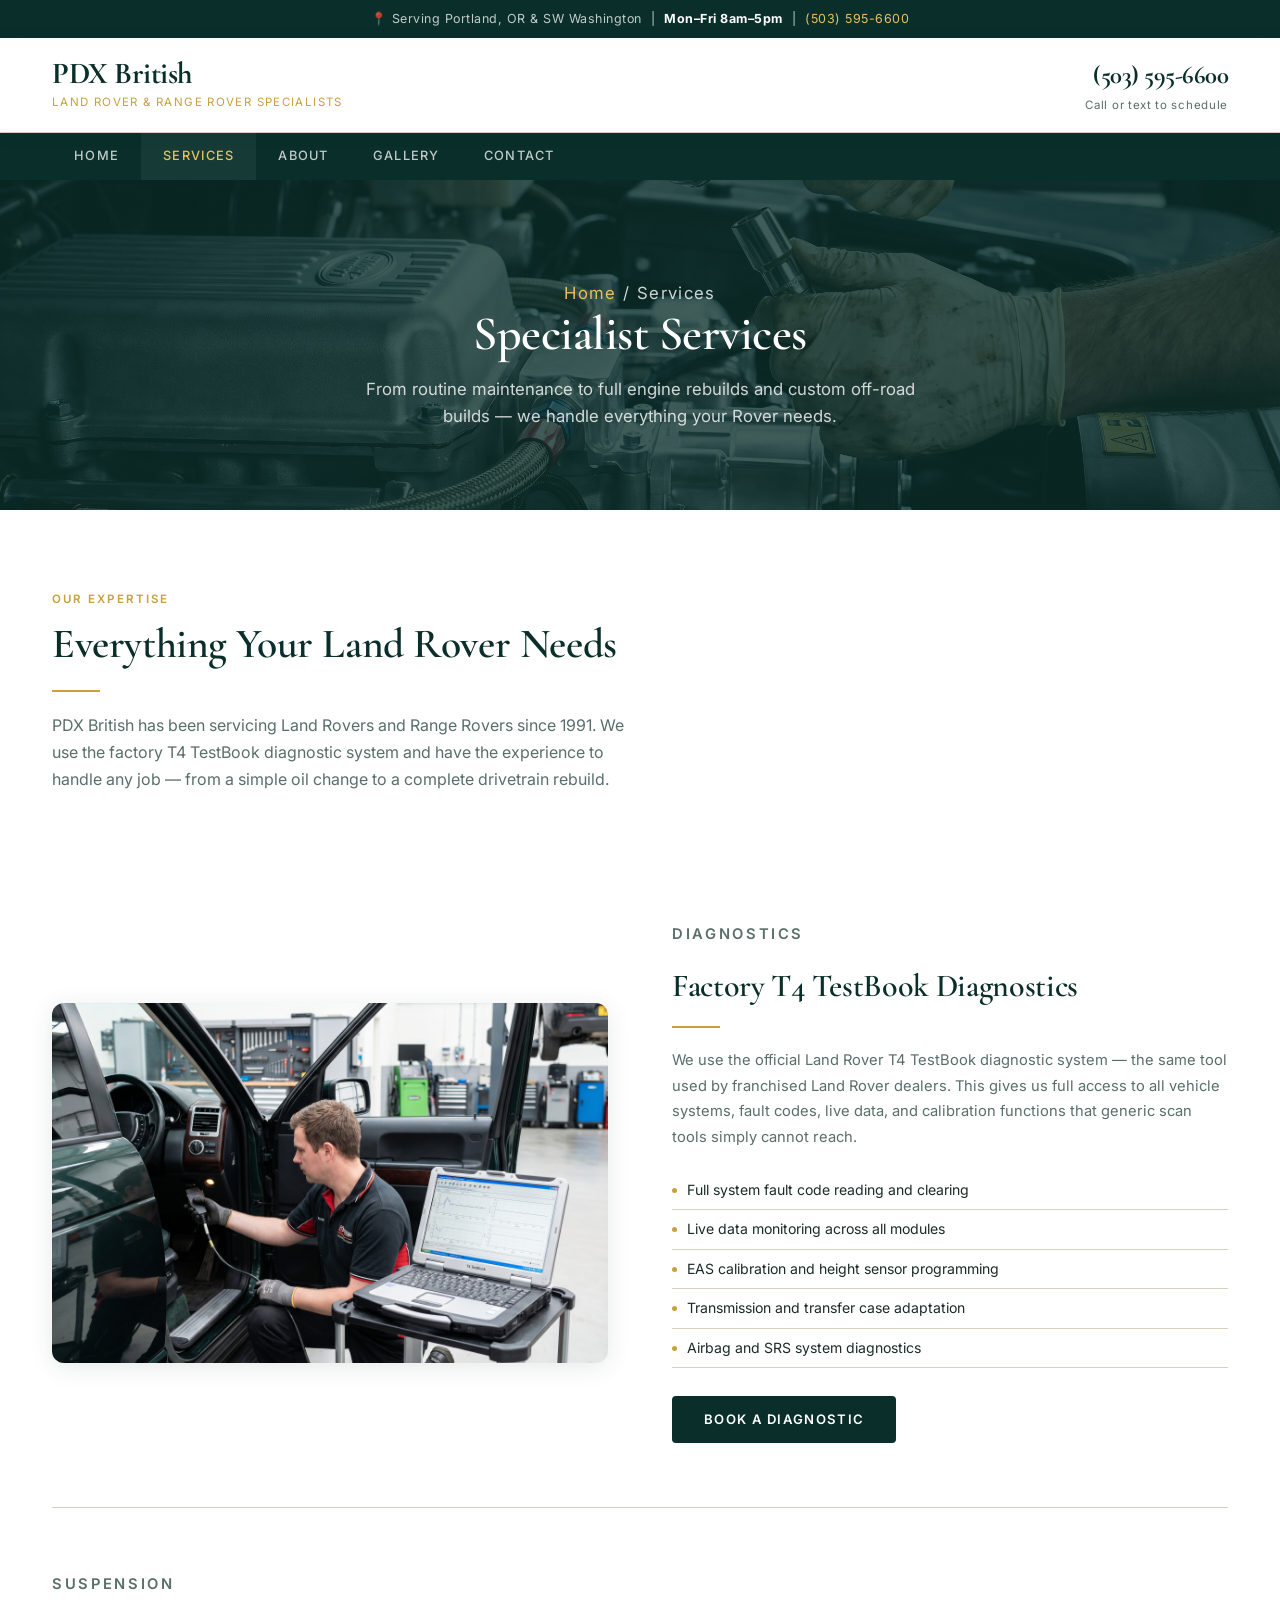
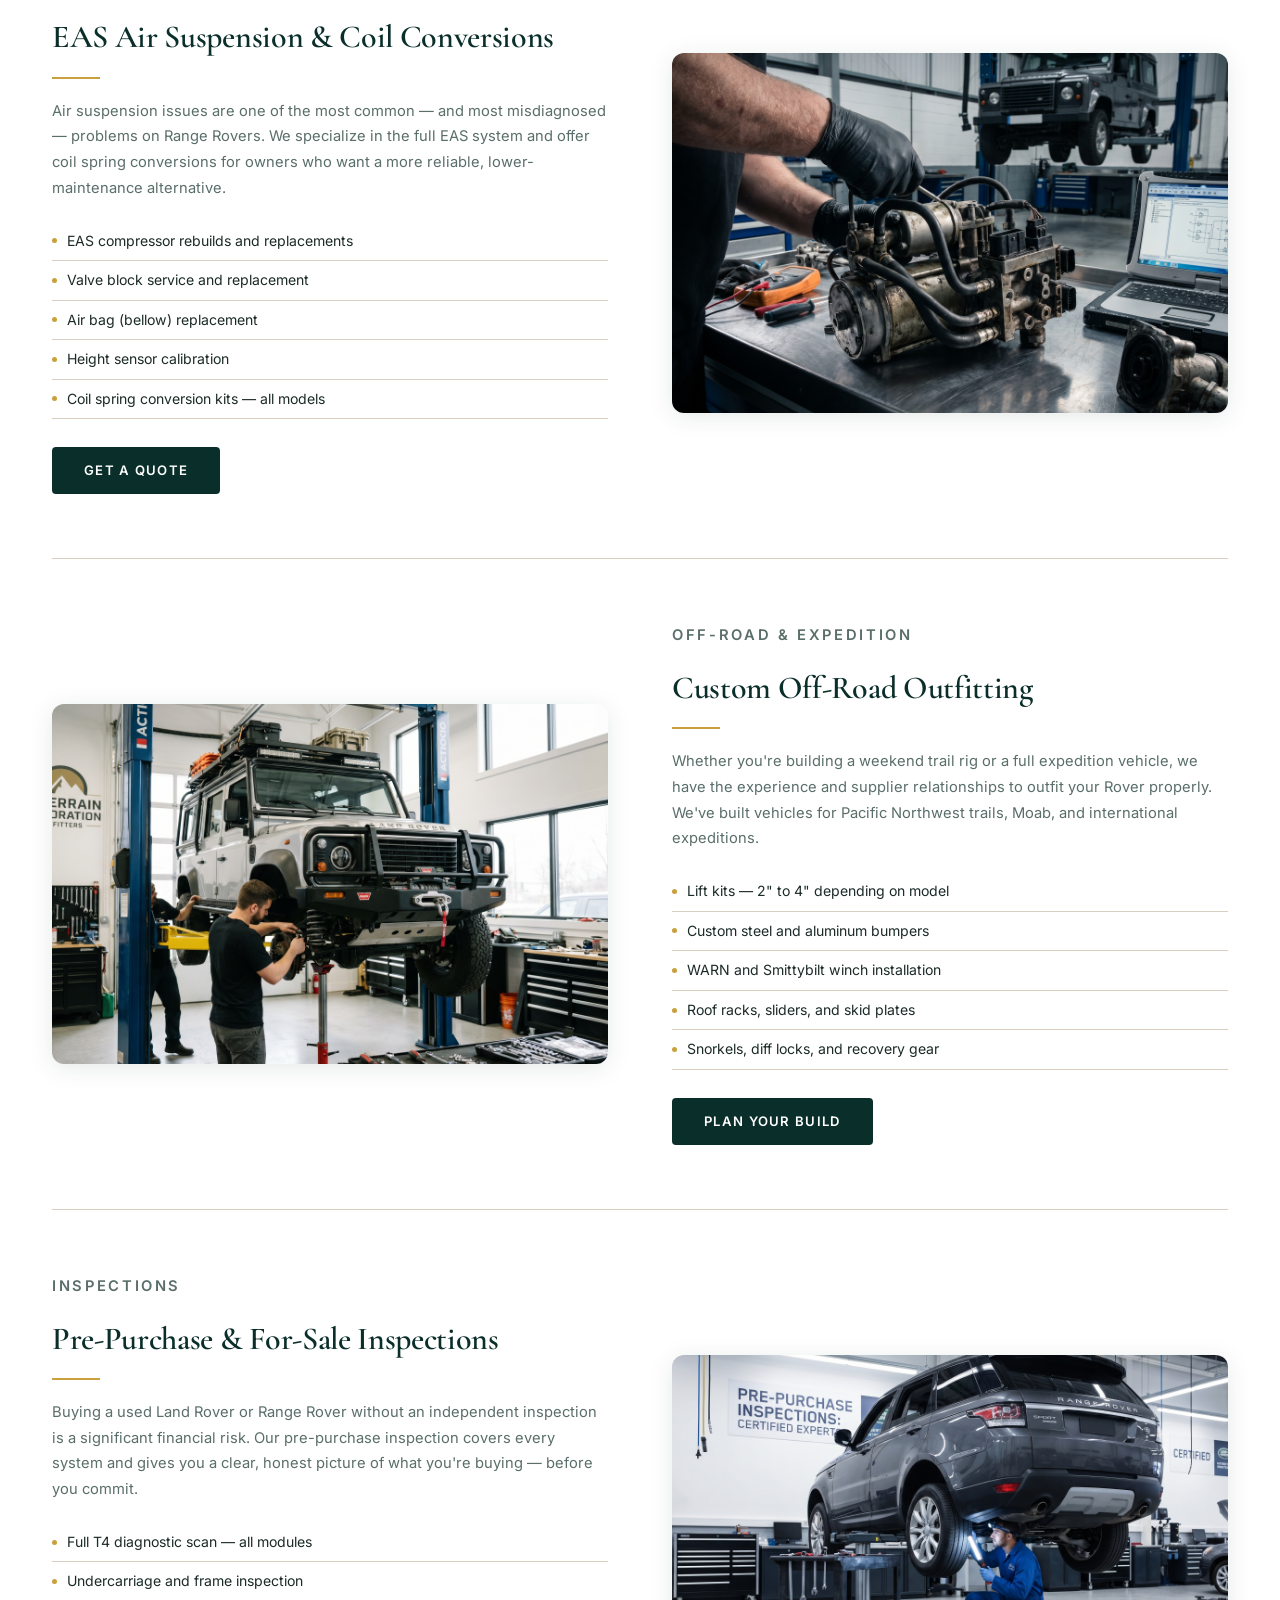
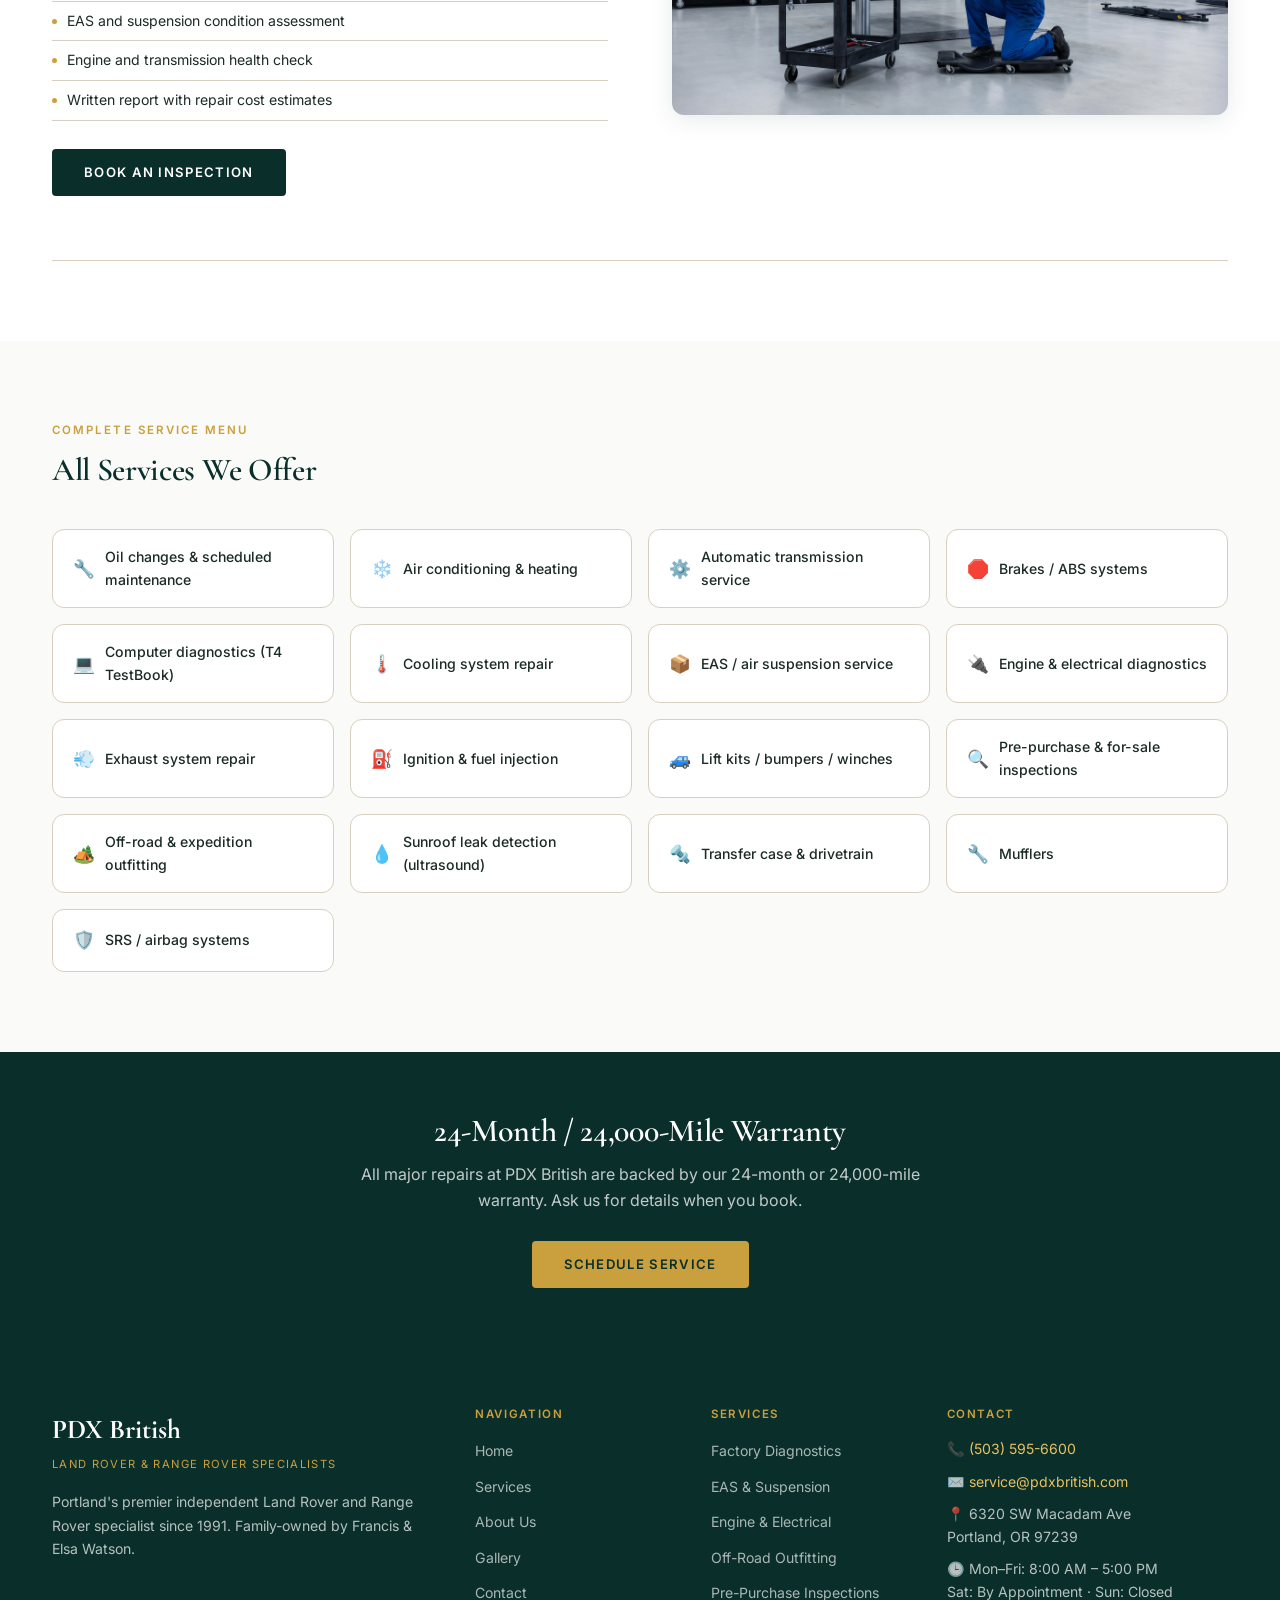
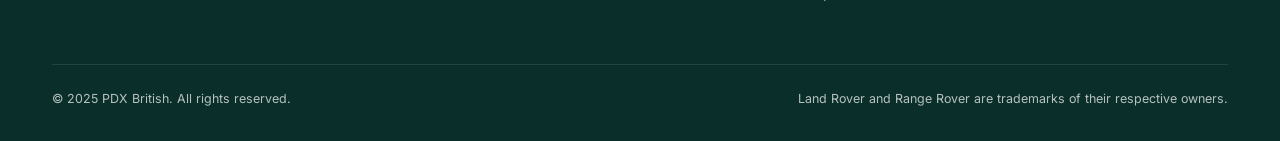
<file: premium_site/services.html>
<!DOCTYPE html>
<html lang="en">
<head>
  <meta charset="UTF-8">
  <meta name="viewport" content="width=device-width, initial-scale=1.0">
  <title>Services | PDX British – Land Rover & Range Rover Specialists</title>
  <meta name="description" content="PDX British offers full-service Land Rover and Range Rover repair in Portland, OR. Factory T4 diagnostics, EAS suspension, engine rebuilds, off-road outfitting, and more.">
  <link rel="stylesheet" href="shared.css">
  <style>
    .page-hero {
      background: linear-gradient(rgba(10,47,42,0.78), rgba(10,47,42,0.78)), url('images/gallery-engine.jpg') center/cover no-repeat;
      padding: 100px 0 80px;
      color: #fff;
      text-align: center;
    }
    .page-hero h1 { font-size: 3rem; color: #fff; margin-bottom: 12px; }
    .page-hero p { font-size: 1.05rem; color: rgba(255,255,255,0.8); max-width: 560px; margin: 0 auto; }
    .breadcrumb { font-size: 0.78rem; color: rgba(255,255,255,0.5); margin-bottom: 16px; letter-spacing: 0.08em; }
    .breadcrumb a { color: var(--gold2); }

    .services-main { padding: 80px 0; }
    .services-intro { max-width: 760px; margin-bottom: 64px; }

    .service-block {
      display: grid;
      grid-template-columns: 1fr 1fr;
      gap: 64px;
      align-items: center;
      padding: 64px 0;
      border-bottom: 1px solid var(--border);
    }
    .service-block.reverse { direction: rtl; }
    .service-block.reverse > * { direction: ltr; }
    .service-block img {
      border-radius: var(--radius-lg);
      height: 360px;
      object-fit: cover;
      box-shadow: var(--shadow);
    }
    .service-block h2 { font-size: 2rem; color: var(--green); margin-bottom: 12px; }
    .service-block p { font-size: 0.92rem; color: var(--muted); line-height: 1.75; margin-bottom: 20px; }
    .service-list { list-style: none; margin-bottom: 28px; }
    .service-list li {
      padding: 8px 0;
      border-bottom: 1px solid var(--border);
      font-size: 0.88rem;
      display: flex;
      align-items: center;
      gap: 10px;
    }
    .service-list li::before {
      content: '';
      width: 5px; height: 5px;
      background: var(--gold);
      border-radius: 50%;
      flex-shrink: 0;
    }

    .full-list { background: var(--light); padding: 80px 0; }
    .full-list h2 { font-size: 2rem; color: var(--green); margin-bottom: 40px; }
    .full-list-grid {
      display: grid;
      grid-template-columns: repeat(4, 1fr);
      gap: 16px;
    }
    .full-list-item {
      background: #fff;
      border: 1px solid var(--border);
      border-radius: var(--radius-lg);
      padding: 16px 20px;
      font-size: 0.88rem;
      font-weight: 500;
      display: flex;
      align-items: center;
      gap: 10px;
      transition: border-color var(--transition), box-shadow var(--transition);
    }
    .full-list-item:hover { border-color: var(--gold); box-shadow: 0 4px 12px rgba(201,160,61,0.12); }
    .full-list-item span { font-size: 1.1rem; }

    .warranty-band {
      background: var(--green);
      padding: 60px 0;
      text-align: center;
      color: #fff;
    }
    .warranty-band h2 { font-size: 2rem; color: #fff; margin-bottom: 12px; }
    .warranty-band p { color: rgba(255,255,255,0.75); max-width: 560px; margin: 0 auto 28px; }

    @media (max-width: 900px) {
      .service-block { grid-template-columns: 1fr; gap: 32px; }
      .service-block.reverse { direction: ltr; }
      .full-list-grid { grid-template-columns: repeat(2, 1fr); }
    }
    @media (max-width: 640px) {
      .full-list-grid { grid-template-columns: 1fr; }
    }
  </style>
</head>
<body>

<div class="top-bar">
  <div class="container">
    📍 Serving Portland, OR &amp; SW Washington &nbsp;|&nbsp; <strong>Mon–Fri 8am–5pm</strong> &nbsp;|&nbsp; <a href="tel:5035956600">(503) 595-6600</a>
  </div>
</div>

<header class="main-header">
  <div class="container header-inner">
    <a href="index.html" class="logo-mark">
      <span class="brand">PDX British</span>
      <span class="sub">Land Rover &amp; Range Rover Specialists</span>
    </a>
    <div class="header-cta">
      <a href="tel:5035956600" class="phone">(503) 595-6600</a>
      <small>Call or text to schedule</small>
    </div>
  </div>
</header>

<nav class="site-nav">
  <div class="container">
    <ul>
      <li><a href="index.html">Home</a></li>
      <li><a href="services.html" class="active">Services</a></li>
      <li><a href="about.html">About</a></li>
      <li><a href="gallery.html">Gallery</a></li>
      <li><a href="contact.html">Contact</a></li>
    </ul>
  </div>
</nav>

<div class="page-hero">
  <div class="container">
    <p class="breadcrumb"><a href="index.html">Home</a> / Services</p>
    <h1>Specialist Services</h1>
    <p>From routine maintenance to full engine rebuilds and custom off-road builds — we handle everything your Rover needs.</p>
  </div>
</div>

<section class="services-main">
  <div class="container">
    <div class="services-intro">
      <p class="section-label">Our Expertise</p>
      <h2 class="section-title">Everything Your Land Rover Needs</h2>
      <div class="gold-rule"></div>
      <p class="section-sub">PDX British has been servicing Land Rovers and Range Rovers since 1991. We use the factory T4 TestBook diagnostic system and have the experience to handle any job — from a simple oil change to a complete drivetrain rebuild.</p>
    </div>

    <!-- Block 1: Diagnostics -->
    <div class="service-block fade-up">
      <img src="images/svc-diagnostics.jpg" alt="Factory T4 TestBook diagnostics">
      <div>
        <p class="section-label">Diagnostics</p>
        <h2>Factory T4 TestBook Diagnostics</h2>
        <div class="gold-rule"></div>
        <p>We use the official Land Rover T4 TestBook diagnostic system — the same tool used by franchised Land Rover dealers. This gives us full access to all vehicle systems, fault codes, live data, and calibration functions that generic scan tools simply cannot reach.</p>
        <ul class="service-list">
          <li>Full system fault code reading and clearing</li>
          <li>Live data monitoring across all modules</li>
          <li>EAS calibration and height sensor programming</li>
          <li>Transmission and transfer case adaptation</li>
          <li>Airbag and SRS system diagnostics</li>
        </ul>
        <a href="contact.html" class="btn btn-green">Book a Diagnostic</a>
      </div>
    </div>

    <!-- Block 2: EAS Suspension -->
    <div class="service-block reverse fade-up">
      <img src="images/svc-suspension.jpg" alt="EAS air suspension service">
      <div>
        <p class="section-label">Suspension</p>
        <h2>EAS Air Suspension &amp; Coil Conversions</h2>
        <div class="gold-rule"></div>
        <p>Air suspension issues are one of the most common — and most misdiagnosed — problems on Range Rovers. We specialize in the full EAS system and offer coil spring conversions for owners who want a more reliable, lower-maintenance alternative.</p>
        <ul class="service-list">
          <li>EAS compressor rebuilds and replacements</li>
          <li>Valve block service and replacement</li>
          <li>Air bag (bellow) replacement</li>
          <li>Height sensor calibration</li>
          <li>Coil spring conversion kits — all models</li>
        </ul>
        <a href="contact.html" class="btn btn-green">Get a Quote</a>
      </div>
    </div>

    <!-- Block 3: Off-Road -->
    <div class="service-block fade-up">
      <img src="images/svc-offroad.jpg" alt="Off-road outfitting">
      <div>
        <p class="section-label">Off-Road &amp; Expedition</p>
        <h2>Custom Off-Road Outfitting</h2>
        <div class="gold-rule"></div>
        <p>Whether you're building a weekend trail rig or a full expedition vehicle, we have the experience and supplier relationships to outfit your Rover properly. We've built vehicles for Pacific Northwest trails, Moab, and international expeditions.</p>
        <ul class="service-list">
          <li>Lift kits — 2" to 4" depending on model</li>
          <li>Custom steel and aluminum bumpers</li>
          <li>WARN and Smittybilt winch installation</li>
          <li>Roof racks, sliders, and skid plates</li>
          <li>Snorkels, diff locks, and recovery gear</li>
        </ul>
        <a href="contact.html" class="btn btn-green">Plan Your Build</a>
      </div>
    </div>

    <!-- Block 4: Inspections -->
    <div class="service-block reverse fade-up">
      <img src="images/svc-inspection.jpg" alt="Pre-purchase inspection">
      <div>
        <p class="section-label">Inspections</p>
        <h2>Pre-Purchase &amp; For-Sale Inspections</h2>
        <div class="gold-rule"></div>
        <p>Buying a used Land Rover or Range Rover without an independent inspection is a significant financial risk. Our pre-purchase inspection covers every system and gives you a clear, honest picture of what you're buying — before you commit.</p>
        <ul class="service-list">
          <li>Full T4 diagnostic scan — all modules</li>
          <li>Undercarriage and frame inspection</li>
          <li>EAS and suspension condition assessment</li>
          <li>Engine and transmission health check</li>
          <li>Written report with repair cost estimates</li>
        </ul>
        <a href="contact.html" class="btn btn-green">Book an Inspection</a>
      </div>
    </div>
  </div>
</section>

<!-- FULL SERVICE LIST -->
<section class="full-list">
  <div class="container">
    <p class="section-label">Complete Service Menu</p>
    <h2>All Services We Offer</h2>
    <div class="full-list-grid">
      <div class="full-list-item"><span>🔧</span> Oil changes &amp; scheduled maintenance</div>
      <div class="full-list-item"><span>❄️</span> Air conditioning &amp; heating</div>
      <div class="full-list-item"><span>⚙️</span> Automatic transmission service</div>
      <div class="full-list-item"><span>🛑</span> Brakes / ABS systems</div>
      <div class="full-list-item"><span>💻</span> Computer diagnostics (T4 TestBook)</div>
      <div class="full-list-item"><span>🌡️</span> Cooling system repair</div>
      <div class="full-list-item"><span>📦</span> EAS / air suspension service</div>
      <div class="full-list-item"><span>🔌</span> Engine &amp; electrical diagnostics</div>
      <div class="full-list-item"><span>💨</span> Exhaust system repair</div>
      <div class="full-list-item"><span>⛽</span> Ignition &amp; fuel injection</div>
      <div class="full-list-item"><span>🚙</span> Lift kits / bumpers / winches</div>
      <div class="full-list-item"><span>🔍</span> Pre-purchase &amp; for-sale inspections</div>
      <div class="full-list-item"><span>🏕️</span> Off-road &amp; expedition outfitting</div>
      <div class="full-list-item"><span>💧</span> Sunroof leak detection (ultrasound)</div>
      <div class="full-list-item"><span>🔩</span> Transfer case &amp; drivetrain</div>
      <div class="full-list-item"><span>🔧</span> Mufflers</div>
      <div class="full-list-item"><span>🛡️</span> SRS / airbag systems</div>
    </div>
  </div>
</section>

<!-- WARRANTY BAND -->
<div class="warranty-band">
  <div class="container">
    <h2>24-Month / 24,000-Mile Warranty</h2>
    <p>All major repairs at PDX British are backed by our 24-month or 24,000-mile warranty. Ask us for details when you book.</p>
    <a href="contact.html" class="btn btn-gold">Schedule Service</a>
  </div>
</div>

<footer>
  <div class="container">
    <div class="footer-grid">
      <div class="footer-brand">
        <div class="brand">PDX British</div>
        <div class="sub">Land Rover &amp; Range Rover Specialists</div>
        <p>Portland's premier independent Land Rover and Range Rover specialist since 1991. Family-owned by Francis &amp; Elsa Watson.</p>
      </div>
      <div>
        <h4>Navigation</h4>
        <ul>
          <li><a href="index.html">Home</a></li>
          <li><a href="services.html">Services</a></li>
          <li><a href="about.html">About Us</a></li>
          <li><a href="gallery.html">Gallery</a></li>
          <li><a href="contact.html">Contact</a></li>
        </ul>
      </div>
      <div>
        <h4>Services</h4>
        <ul>
          <li><a href="services.html">Factory Diagnostics</a></li>
          <li><a href="services.html">EAS &amp; Suspension</a></li>
          <li><a href="services.html">Engine &amp; Electrical</a></li>
          <li><a href="services.html">Off-Road Outfitting</a></li>
          <li><a href="services.html">Pre-Purchase Inspections</a></li>
        </ul>
      </div>
      <div class="footer-contact">
        <h4>Contact</h4>
        <p>📞 <a href="tel:5035956600">(503) 595-6600</a></p>
        <p>✉️ <a href="mailto:service@pdxbritish.com">service@pdxbritish.com</a></p>
        <p>📍 6320 SW Macadam Ave<br>Portland, OR 97239</p>
        <p>🕒 Mon–Fri: 8:00 AM – 5:00 PM<br>Sat: By Appointment · Sun: Closed</p>
      </div>
    </div>
    <div class="footer-bottom">
      <span>© 2025 PDX British. All rights reserved.</span>
      <span>Land Rover and Range Rover are trademarks of their respective owners.</span>
    </div>
  </div>
</footer>

</body>
</html>
</file>
<file: shared.css>
/* ============================================================
   PDX British – Shared Stylesheet
   Color palette: Dark Green #0a2f2a | Gold #c9a03d | Cream #f5f0e8
   ============================================================ */

@import url('https://fonts.googleapis.com/css2?family=Cormorant+Garamond:wght@400;500;600;700&family=Inter:wght@300;400;500;600&display=swap');

:root {
  --green:  #0a2f2a;
  --green2: #143d36;
  --green3: #1e5248;
  --gold:   #c9a03d;
  --gold2:  #e8c060;
  --cream:  #f5f0e8;
  --light:  #fafaf8;
  --text:   #1c2b28;
  --muted:  #5a6e6a;
  --border: #d8cfc0;
  --shadow: 0 4px 24px rgba(10,47,42,0.10);
  --shadow-lg: 0 12px 48px rgba(10,47,42,0.16);
  --radius: 4px;
  --radius-lg: 12px;
  --transition: 0.28s cubic-bezier(0.4,0,0.2,1);
}

*, *::before, *::after { margin:0; padding:0; box-sizing:border-box; }

html { scroll-behavior: smooth; font-size: 16px; }

body {
  font-family: 'Inter', sans-serif;
  background: #fff;
  color: var(--text);
  line-height: 1.6;
  -webkit-font-smoothing: antialiased;
}

h1,h2,h3,h4 {
  font-family: 'Cormorant Garamond', serif;
  font-weight: 600;
  letter-spacing: -0.01em;
  line-height: 1.2;
}

a { color: inherit; text-decoration: none; }
img { display: block; width: 100%; height: auto; }

.container {
  max-width: 1240px;
  margin: 0 auto;
  padding: 0 32px;
}

/* ── TOP BAR ── */
.top-bar {
  background: var(--green);
  color: rgba(255,255,255,0.75);
  font-size: 0.78rem;
  letter-spacing: 0.04em;
  padding: 9px 0;
  text-align: center;
}
.top-bar a { color: var(--gold2); }
.top-bar strong { color: #fff; }

/* ── MAIN HEADER ── */
.main-header {
  background: #fff;
  border-bottom: 1px solid var(--border);
  padding: 18px 0;
  position: sticky;
  top: 0;
  z-index: 200;
  box-shadow: 0 2px 16px rgba(10,47,42,0.06);
}
.header-inner {
  display: flex;
  justify-content: space-between;
  align-items: center;
  gap: 24px;
}
.logo-mark {
  display: flex;
  flex-direction: column;
}
.logo-mark .brand {
  font-family: 'Cormorant Garamond', serif;
  font-size: 1.9rem;
  font-weight: 700;
  color: var(--green);
  letter-spacing: -0.5px;
  line-height: 1;
}
.logo-mark .sub {
  font-size: 0.72rem;
  letter-spacing: 0.12em;
  text-transform: uppercase;
  color: var(--gold);
  margin-top: 3px;
}
.header-cta {
  display: flex;
  flex-direction: column;
  align-items: flex-end;
}
.header-cta .phone {
  font-family: 'Cormorant Garamond', serif;
  font-size: 1.55rem;
  font-weight: 700;
  color: var(--green);
  letter-spacing: -0.5px;
}
.header-cta .phone:hover { color: var(--gold); }
.header-cta small {
  font-size: 0.72rem;
  color: var(--muted);
  letter-spacing: 0.06em;
}

/* ── NAV ── */
.site-nav {
  background: var(--green);
}
.site-nav ul {
  display: flex;
  list-style: none;
  gap: 0;
}
.site-nav a {
  display: block;
  padding: 13px 22px;
  font-size: 0.8rem;
  letter-spacing: 0.1em;
  text-transform: uppercase;
  color: rgba(255,255,255,0.75);
  transition: color var(--transition), background var(--transition);
  font-weight: 500;
}
.site-nav a:hover,
.site-nav a.active {
  color: var(--gold2);
  background: rgba(255,255,255,0.05);
}

/* ── BUTTONS ── */
.btn {
  display: inline-block;
  padding: 13px 32px;
  border-radius: var(--radius);
  font-size: 0.82rem;
  font-weight: 600;
  letter-spacing: 0.1em;
  text-transform: uppercase;
  transition: all var(--transition);
  cursor: pointer;
  border: none;
}
.btn-gold {
  background: var(--gold);
  color: var(--green);
}
.btn-gold:hover { background: var(--gold2); transform: translateY(-2px); box-shadow: 0 8px 24px rgba(201,160,61,0.35); }
.btn-outline-white {
  background: transparent;
  border: 1.5px solid rgba(255,255,255,0.6);
  color: #fff;
}
.btn-outline-white:hover { background: rgba(255,255,255,0.12); border-color: #fff; }
.btn-green {
  background: var(--green);
  color: #fff;
}
.btn-green:hover { background: var(--green2); transform: translateY(-2px); }

/* ── SECTION HEADERS ── */
.section-label {
  font-size: 0.72rem;
  letter-spacing: 0.18em;
  text-transform: uppercase;
  color: var(--gold);
  font-weight: 600;
  margin-bottom: 12px;
}
.section-title {
  font-size: 2.6rem;
  color: var(--green);
  margin-bottom: 16px;
}
.section-sub {
  font-size: 1rem;
  color: var(--muted);
  max-width: 600px;
  line-height: 1.7;
}

/* ── DIVIDER ── */
.gold-rule {
  width: 48px;
  height: 2px;
  background: var(--gold);
  margin: 20px 0;
}

/* ── FOOTER ── */
footer {
  background: var(--green);
  color: rgba(255,255,255,0.7);
  padding: 60px 0 32px;
}
.footer-grid {
  display: grid;
  grid-template-columns: 2fr 1fr 1fr 1.5fr;
  gap: 48px;
  margin-bottom: 48px;
}
.footer-brand .brand {
  font-family: 'Cormorant Garamond', serif;
  font-size: 1.7rem;
  font-weight: 700;
  color: #fff;
}
.footer-brand .sub {
  font-size: 0.7rem;
  letter-spacing: 0.12em;
  text-transform: uppercase;
  color: var(--gold);
  margin-top: 4px;
  margin-bottom: 16px;
}
.footer-brand p { font-size: 0.88rem; line-height: 1.7; }
footer h4 {
  font-family: 'Inter', sans-serif;
  font-size: 0.72rem;
  letter-spacing: 0.14em;
  text-transform: uppercase;
  color: var(--gold);
  font-weight: 600;
  margin-bottom: 16px;
}
footer ul { list-style: none; }
footer ul li { margin-bottom: 10px; }
footer ul a { font-size: 0.88rem; color: rgba(255,255,255,0.65); transition: color var(--transition); }
footer ul a:hover { color: var(--gold2); }
.footer-contact p { font-size: 0.88rem; margin-bottom: 10px; line-height: 1.6; }
.footer-contact a { color: var(--gold2); }
.footer-bottom {
  border-top: 1px solid rgba(255,255,255,0.1);
  padding-top: 24px;
  display: flex;
  justify-content: space-between;
  align-items: center;
  font-size: 0.78rem;
  flex-wrap: wrap;
  gap: 12px;
}
.footer-bottom a { color: rgba(255,255,255,0.5); }
.footer-bottom a:hover { color: var(--gold2); }

/* ── RATING BADGES ── */
.rating-row {
  display: flex;
  gap: 20px;
  flex-wrap: wrap;
}
.rating-pill {
  display: inline-flex;
  align-items: center;
  gap: 8px;
  background: rgba(255,255,255,0.12);
  border: 1px solid rgba(255,255,255,0.2);
  padding: 8px 18px;
  border-radius: 40px;
  font-size: 0.85rem;
  font-weight: 500;
  color: #fff;
  backdrop-filter: blur(4px);
}
.rating-pill .stars { color: var(--gold2); }

/* ── ANIMATIONS ── */
@keyframes fadeUp {
  from { opacity: 0; transform: translateY(28px); }
  to   { opacity: 1; transform: translateY(0); }
}
.fade-up { animation: fadeUp 0.7s ease both; }
.delay-1 { animation-delay: 0.1s; }
.delay-2 { animation-delay: 0.22s; }
.delay-3 { animation-delay: 0.34s; }
.delay-4 { animation-delay: 0.46s; }

/* ── RESPONSIVE ── */
@media (max-width: 900px) {
  .footer-grid { grid-template-columns: 1fr 1fr; }
}
@media (max-width: 640px) {
  .container { padding: 0 20px; }
  .header-inner { flex-direction: column; text-align: center; }
  .header-cta { align-items: center; }
  .site-nav ul { flex-wrap: wrap; justify-content: center; }
  .footer-grid { grid-template-columns: 1fr; gap: 32px; }
  .footer-bottom { flex-direction: column; text-align: center; }
  .section-title { font-size: 2rem; }
}
</file>
<file: premium_site/shared.css>
/* ============================================================
   PDX British – Shared Stylesheet
   Color palette: Dark Green #0a2f2a | Gold #c9a03d | Cream #f5f0e8
   ============================================================ */

@import url('https://fonts.googleapis.com/css2?family=Cormorant+Garamond:wght@400;500;600;700&family=Inter:wght@300;400;500;600&display=swap');

:root {
  --green:  #0a2f2a;
  --green2: #143d36;
  --green3: #1e5248;
  --gold:   #c9a03d;
  --gold2:  #e8c060;
  --cream:  #f5f0e8;
  --light:  #fafaf8;
  --text:   #1c2b28;
  --muted:  #5a6e6a;
  --border: #d8cfc0;
  --shadow: 0 4px 24px rgba(10,47,42,0.10);
  --shadow-lg: 0 12px 48px rgba(10,47,42,0.16);
  --radius: 4px;
  --radius-lg: 12px;
  --transition: 0.28s cubic-bezier(0.4,0,0.2,1);
}

*, *::before, *::after { margin:0; padding:0; box-sizing:border-box; }

html { scroll-behavior: smooth; font-size: 16px; }

body {
  font-family: 'Inter', sans-serif;
  background: #fff;
  color: var(--text);
  line-height: 1.6;
  -webkit-font-smoothing: antialiased;
}

h1,h2,h3,h4 {
  font-family: 'Cormorant Garamond', serif;
  font-weight: 600;
  letter-spacing: -0.01em;
  line-height: 1.2;
}

a { color: inherit; text-decoration: none; }
img { display: block; width: 100%; height: auto; }

.container {
  max-width: 1240px;
  margin: 0 auto;
  padding: 0 32px;
}

/* ── TOP BAR ── */
.top-bar {
  background: var(--green);
  color: rgba(255,255,255,0.75);
  font-size: 0.78rem;
  letter-spacing: 0.04em;
  padding: 9px 0;
  text-align: center;
}
.top-bar a { color: var(--gold2); }
.top-bar strong { color: #fff; }

/* ── MAIN HEADER ── */
.main-header {
  background: #fff;
  border-bottom: 1px solid var(--border);
  padding: 18px 0;
  position: sticky;
  top: 0;
  z-index: 200;
  box-shadow: 0 2px 16px rgba(10,47,42,0.06);
}
.header-inner {
  display: flex;
  justify-content: space-between;
  align-items: center;
  gap: 24px;
}
.logo-mark {
  display: flex;
  flex-direction: column;
}
.logo-mark .brand {
  font-family: 'Cormorant Garamond', serif;
  font-size: 1.9rem;
  font-weight: 700;
  color: var(--green);
  letter-spacing: -0.5px;
  line-height: 1;
}
.logo-mark .sub {
  font-size: 0.72rem;
  letter-spacing: 0.12em;
  text-transform: uppercase;
  color: var(--gold);
  margin-top: 3px;
}
.header-cta {
  display: flex;
  flex-direction: column;
  align-items: flex-end;
}
.header-cta .phone {
  font-family: 'Cormorant Garamond', serif;
  font-size: 1.55rem;
  font-weight: 700;
  color: var(--green);
  letter-spacing: -0.5px;
}
.header-cta .phone:hover { color: var(--gold); }
.header-cta small {
  font-size: 0.72rem;
  color: var(--muted);
  letter-spacing: 0.06em;
}

/* ── NAV ── */
.site-nav {
  background: var(--green);
}
.site-nav ul {
  display: flex;
  list-style: none;
  gap: 0;
}
.site-nav a {
  display: block;
  padding: 13px 22px;
  font-size: 0.8rem;
  letter-spacing: 0.1em;
  text-transform: uppercase;
  color: rgba(255,255,255,0.75);
  transition: color var(--transition), background var(--transition);
  font-weight: 500;
}
.site-nav a:hover,
.site-nav a.active {
  color: var(--gold2);
  background: rgba(255,255,255,0.05);
}

/* ── BUTTONS ── */
.btn {
  display: inline-block;
  padding: 13px 32px;
  border-radius: var(--radius);
  font-size: 0.82rem;
  font-weight: 600;
  letter-spacing: 0.1em;
  text-transform: uppercase;
  transition: all var(--transition);
  cursor: pointer;
  border: none;
}
.btn-gold {
  background: var(--gold);
  color: var(--green);
}
.btn-gold:hover { background: var(--gold2); transform: translateY(-2px); box-shadow: 0 8px 24px rgba(201,160,61,0.35); }
.btn-outline-white {
  background: transparent;
  border: 1.5px solid rgba(255,255,255,0.6);
  color: #fff;
}
.btn-outline-white:hover { background: rgba(255,255,255,0.12); border-color: #fff; }
.btn-green {
  background: var(--green);
  color: #fff;
}
.btn-green:hover { background: var(--green2); transform: translateY(-2px); }

/* ── SECTION HEADERS ── */
.section-label {
  font-size: 0.72rem;
  letter-spacing: 0.18em;
  text-transform: uppercase;
  color: var(--gold);
  font-weight: 600;
  margin-bottom: 12px;
}
.section-title {
  font-size: 2.6rem;
  color: var(--green);
  margin-bottom: 16px;
}
.section-sub {
  font-size: 1rem;
  color: var(--muted);
  max-width: 600px;
  line-height: 1.7;
}

/* ── DIVIDER ── */
.gold-rule {
  width: 48px;
  height: 2px;
  background: var(--gold);
  margin: 20px 0;
}

/* ── FOOTER ── */
footer {
  background: var(--green);
  color: rgba(255,255,255,0.7);
  padding: 60px 0 32px;
}
.footer-grid {
  display: grid;
  grid-template-columns: 2fr 1fr 1fr 1.5fr;
  gap: 48px;
  margin-bottom: 48px;
}
.footer-brand .brand {
  font-family: 'Cormorant Garamond', serif;
  font-size: 1.7rem;
  font-weight: 700;
  color: #fff;
}
.footer-brand .sub {
  font-size: 0.7rem;
  letter-spacing: 0.12em;
  text-transform: uppercase;
  color: var(--gold);
  margin-top: 4px;
  margin-bottom: 16px;
}
.footer-brand p { font-size: 0.88rem; line-height: 1.7; }
footer h4 {
  font-family: 'Inter', sans-serif;
  font-size: 0.72rem;
  letter-spacing: 0.14em;
  text-transform: uppercase;
  color: var(--gold);
  font-weight: 600;
  margin-bottom: 16px;
}
footer ul { list-style: none; }
footer ul li { margin-bottom: 10px; }
footer ul a { font-size: 0.88rem; color: rgba(255,255,255,0.65); transition: color var(--transition); }
footer ul a:hover { color: var(--gold2); }
.footer-contact p { font-size: 0.88rem; margin-bottom: 10px; line-height: 1.6; }
.footer-contact a { color: var(--gold2); }
.footer-bottom {
  border-top: 1px solid rgba(255,255,255,0.1);
  padding-top: 24px;
  display: flex;
  justify-content: space-between;
  align-items: center;
  font-size: 0.78rem;
  flex-wrap: wrap;
  gap: 12px;
}
.footer-bottom a { color: rgba(255,255,255,0.5); }
.footer-bottom a:hover { color: var(--gold2); }

/* ── RATING BADGES ── */
.rating-row {
  display: flex;
  gap: 20px;
  flex-wrap: wrap;
}
.rating-pill {
  display: inline-flex;
  align-items: center;
  gap: 8px;
  background: rgba(255,255,255,0.12);
  border: 1px solid rgba(255,255,255,0.2);
  padding: 8px 18px;
  border-radius: 40px;
  font-size: 0.85rem;
  font-weight: 500;
  color: #fff;
  backdrop-filter: blur(4px);
}
.rating-pill .stars { color: var(--gold2); }

/* ── ANIMATIONS ── */
@keyframes fadeUp {
  from { opacity: 0; transform: translateY(28px); }
  to   { opacity: 1; transform: translateY(0); }
}
.fade-up { animation: fadeUp 0.7s ease both; }
.delay-1 { animation-delay: 0.1s; }
.delay-2 { animation-delay: 0.22s; }
.delay-3 { animation-delay: 0.34s; }
.delay-4 { animation-delay: 0.46s; }

/* ── RESPONSIVE ── */
@media (max-width: 900px) {
  .footer-grid { grid-template-columns: 1fr 1fr; }
}
@media (max-width: 640px) {
  .container { padding: 0 20px; }
  .header-inner { flex-direction: column; text-align: center; }
  .header-cta { align-items: center; }
  .site-nav ul { flex-wrap: wrap; justify-content: center; }
  .footer-grid { grid-template-columns: 1fr; gap: 32px; }
  .footer-bottom { flex-direction: column; text-align: center; }
  .section-title { font-size: 2rem; }
}
</file>
